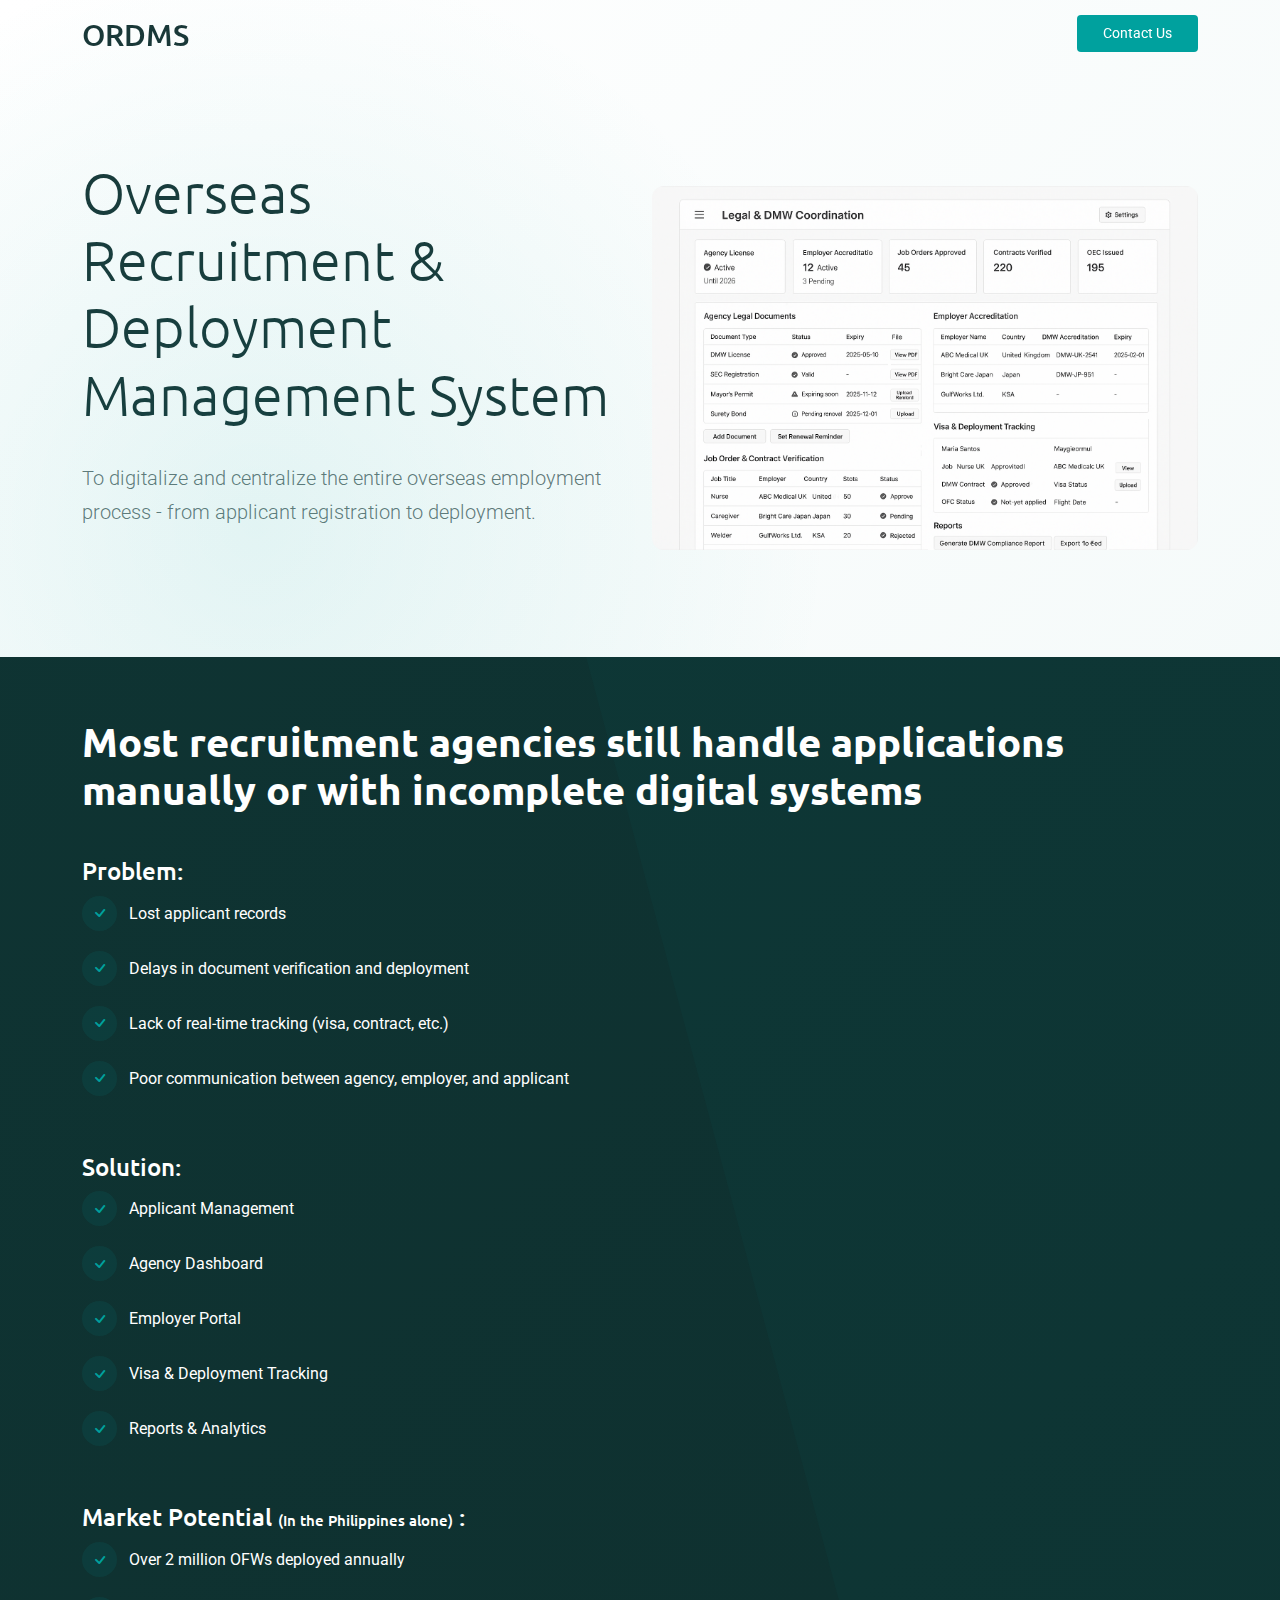
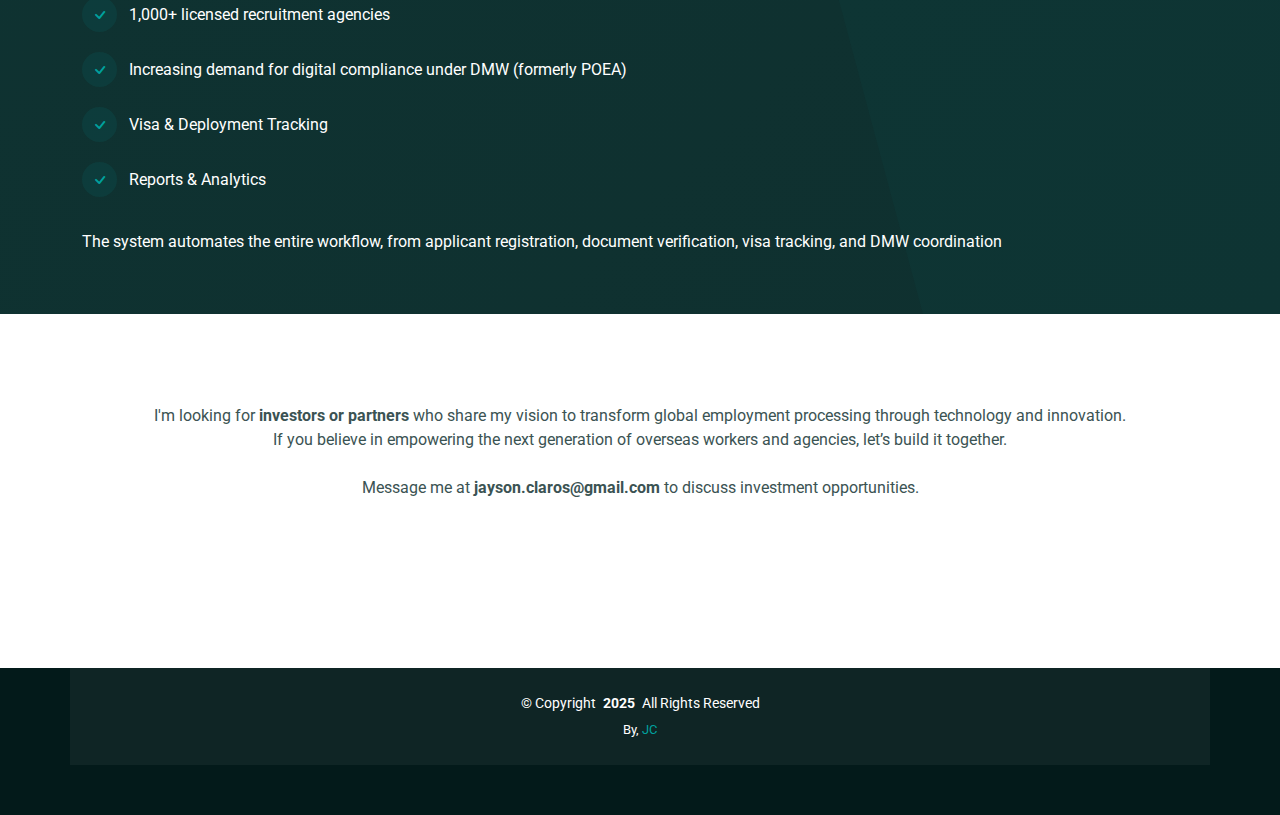
<file: index.html>
<!DOCTYPE html>
<html lang="en">

<head>
  <meta charset="utf-8">
  <meta content="width=device-width, initial-scale=1.0" name="viewport">
  <title>ORDMS</title>
  <meta name="description" content="">
  <meta name="keywords" content="">

  <link href="assets/img/favicon.png" rel="icon">
  <link href="assets/img/apple-touch-icon.png" rel="apple-touch-icon">

  <link href="https://fonts.googleapis.com" rel="preconnect">
  <link href="https://fonts.gstatic.com" rel="preconnect" crossorigin>
  <link href="https://fonts.googleapis.com/css2?family=Roboto:ital,wght@0,100;0,300;0,400;0,500;0,700;0,900;1,100;1,300;1,400;1,500;1,700;1,900&family=Ubuntu:ital,wght@0,300;0,400;0,500;0,700;1,300;1,400;1,500;1,700&family=Rubik:ital,wght@0,300;0,400;0,500;0,600;0,700;0,800;0,900;1,300;1,400;1,500;1,600;1,700;1,800;1,900&display=swap" rel="stylesheet">

  <link href="assets/vendor/bootstrap/css/bootstrap.min.css" rel="stylesheet">
  <link href="assets/vendor/bootstrap-icons/bootstrap-icons.css" rel="stylesheet">
  <link href="assets/vendor/aos/aos.css" rel="stylesheet">
  <link href="assets/vendor/glightbox/css/glightbox.min.css" rel="stylesheet">
  <link href="assets/vendor/swiper/swiper-bundle.min.css" rel="stylesheet">
  <link href="assets/css/main.css" rel="stylesheet">
</head>

<body class="index-page">

  <header id="header" class="header d-flex align-items-center fixed-top">
    <div class="container position-relative d-flex align-items-center justify-content-between">

      <a href="index.html" class="logo d-flex align-items-center me-auto me-xl-0">

        <h1 class="sitename">ORDMS</h1>
      </a>

      <a class="btn-getstarted" href="index.html#about">Contact Us</a>

    </div>
  </header>

  <main class="main">

    <!-- Hero Section -->
    <section id="hero" class="hero section">

      <div class="container" data-aos="fade-up" data-aos-delay="100">

        <div class="row align-items-center">

          <div class="col-lg-6 order-2 order-lg-1" data-aos="fade-right" data-aos-delay="200">
            <div class="hero-content">
              <h1 class="hero-title">Overseas Recruitment & Deployment Management System</h1>
              <p class="hero-description">To digitalize and centralize the entire overseas employment process - from applicant registration to deployment.</p>

              <!-- <div class="hero-actions">
                <a href="#about" class="btn-primary">Start Your Journey</a>
                <a href="https://www.youtube.com/watch?v=Y7f98aduVJ8" class="btn-secondary glightbox">
                  <i class="bi bi-play-circle"></i>
                  <span>Watch Our Story</span>
                </a>
              </div> -->

              <div class="hero-stats">
                <!-- <div class="stat-item">
                  <span class="stat-number">150+</span>
                  <span class="stat-label">Projects Completed</span>
                </div>
                <div class="stat-item">
                  <span class="stat-number">98%</span>
                  <span class="stat-label">Client Satisfaction</span>
                </div> -->

                <!-- <div class="stat-item">
                  <span class="stat-number">24/7</span>
                  <span class="stat-label">Support Available</span>
                </div>
                 -->
              </div>
            </div>
          </div>

          <div class="col-lg-6 order-1 order-lg-2" data-aos="fade-left" data-aos-delay="300">
            <div class="hero-visual">
              <div class="hero-image-wrapper">
                <img src="assets/img/illustration/img-1.png" class="img-fluid hero-image" alt="Hero Image">
              </div>
            </div>
          </div>

        </div>

      </div>

    </section>



    <!-- Call To Action Section -->
    <section id="call-to-action" class="call-to-action section dark-background">

      <div class="container" data-aos="fade-up" data-aos-delay="100">

        <div class="row align-items-lg-center">
          <div class="col-lg-5 order-lg-2" data-aos="fade-left" data-aos-delay="200">
            <!-- <div class="image-wrapper position-relative">
              <div class="floating-card">
                <i class="bi bi-shield-lock"></i>
                <h4>Advanced Security Solutions</h4>
                <p>Sed ut perspiciatis unde omnis iste natus error sit voluptatem accusantium doloremque laudantium.</p>
              </div>
              <img src="assets/img/misc/misc-6.webp" alt="Security Solutions" class="img-fluid main-image">
            </div> -->
          </div>

          <div class="col-lg-12" data-aos="fade-right" data-aos-delay="100">
            <div class="content-area">
              <h2>Most recruitment agencies still handle applications manually or with incomplete digital systems</h2><!-- 
              <p>A web-based recruitment and deployment management system that automates and tracks the entire process.</p>
              <p>Help agencies stay legally compliant, avoid penalties, and simplify coordination with the DMW.</p> -->
              <br>
              <h4>Problem:</h4>
              <ul class="feature-list">
                <li>
                  <i class="bi bi-check"></i>
                  <span style="line-height: 2.5;">Lost applicant records</span>
                </li>
                <li>
                  <i class="bi bi-check"></i>
                  <span style="line-height: 2.5;">Delays in document verification and deployment</span>
                </li>
                <li>
                  <i class="bi bi-check"></i>
                  <span style="line-height: 2.5;">Lack of real-time tracking (visa, contract, etc.)</span>
                </li>
                <li>
                  <i class="bi bi-check"></i>
                  <span style="line-height: 2.5;">Poor communication between agency, employer, and applicant</span>
                </li>
              </ul>

              <br>
              <h4>Solution:</h4>
              <ul class="feature-list">
                <li>
                  <i class="bi bi-check"></i>
                  <span style="line-height: 2.5;">Applicant Management</span>
                </li>
                <li>
                  <i class="bi bi-check"></i>
                  <span style="line-height: 2.5;">Agency Dashboard</span>
                </li>
                <li>
                  <i class="bi bi-check"></i>
                  <span style="line-height: 2.5;">Employer Portal</span>
                </li>
                <li>
                  <i class="bi bi-check"></i>
                  <span style="line-height: 2.5;">Visa & Deployment Tracking</span>
                </li>
                <li>
                  <i class="bi bi-check"></i>
                  <span style="line-height: 2.5;">Reports & Analytics</span>
                </li>
              </ul>

              <br>
              <h4>Market Potential <span style="font-size: 15px;">(In the Philippines alone)</span> :</h4>
              <ul class="feature-list">
                <li>
                  <i class="bi bi-check"></i>
                  <span style="line-height: 2.5;">Over 2 million OFWs deployed annually</span>
                </li>
                <li>
                  <i class="bi bi-check"></i>
                  <span style="line-height: 2.5;">1,000+ licensed recruitment agencies</span>
                </li>
                <li>
                  <i class="bi bi-check"></i>
                  <span style="line-height: 2.5;">Increasing demand for digital compliance under DMW (formerly POEA)</span>
                </li>
                <li>
                  <i class="bi bi-check"></i>
                  <span style="line-height: 2.5;">Visa & Deployment Tracking</span>
                </li>
                <li>
                  <i class="bi bi-check"></i>
                  <span style="line-height: 2.5;">Reports & Analytics</span>
                </li>
              </ul>
              <span>
                The system automates the entire workflow, from applicant registration, document verification, visa tracking, and DMW coordination
              </span>
            </div>
          </div>

        </div>

      </div>

    </section>

    <section id="faq" class="faq section">

      <div class="container section-title aos-init aos-animate" data-aos="fade-up">
        
        <p>
          I'm looking for <strong>investors or partners</strong> who share my vision to transform global employment processing through technology and innovation.<br>

        If you believe in empowering the next generation of overseas workers and agencies, let’s build it together.
          <br>
          <br>
              Message me at <strong>jayson.claros@gmail.com</strong> to discuss investment opportunities.
          <br>
          <br>

        </p>

      </div><!-- End Section Title -->
  

    </section><!-- /Faq Section -->


  </main>

  <footer id="footer" class="footer position-relative dark-background">

    <div class="container copyright text-center mt-4">
      <p>© <span>Copyright</span> <strong class="px-1 sitename">2025</strong> <span>All Rights Reserved</span></p>
      <div class="credits">
        By, <a href="https://jaysonclaros.netlify.app">JC</a>
      </div>
    </div>

  </footer>

  <!-- Scroll Top -->
  <a href="#" id="scroll-top" class="scroll-top d-flex align-items-center justify-content-center"><i class="bi bi-arrow-up-short"></i></a>

  <!-- Vendor JS Files -->
  <script src="assets/vendor/bootstrap/js/bootstrap.bundle.min.js"></script>
  <script src="assets/vendor/php-email-form/validate.js"></script>
  <script src="assets/vendor/aos/aos.js"></script>
  <script src="assets/vendor/glightbox/js/glightbox.min.js"></script>
  <script src="assets/vendor/swiper/swiper-bundle.min.js"></script>
  <script src="assets/vendor/purecounter/purecounter_vanilla.js"></script>

  <!-- Main JS File -->
  <script src="assets/js/main.js"></script>

</body>

</html>
</file>
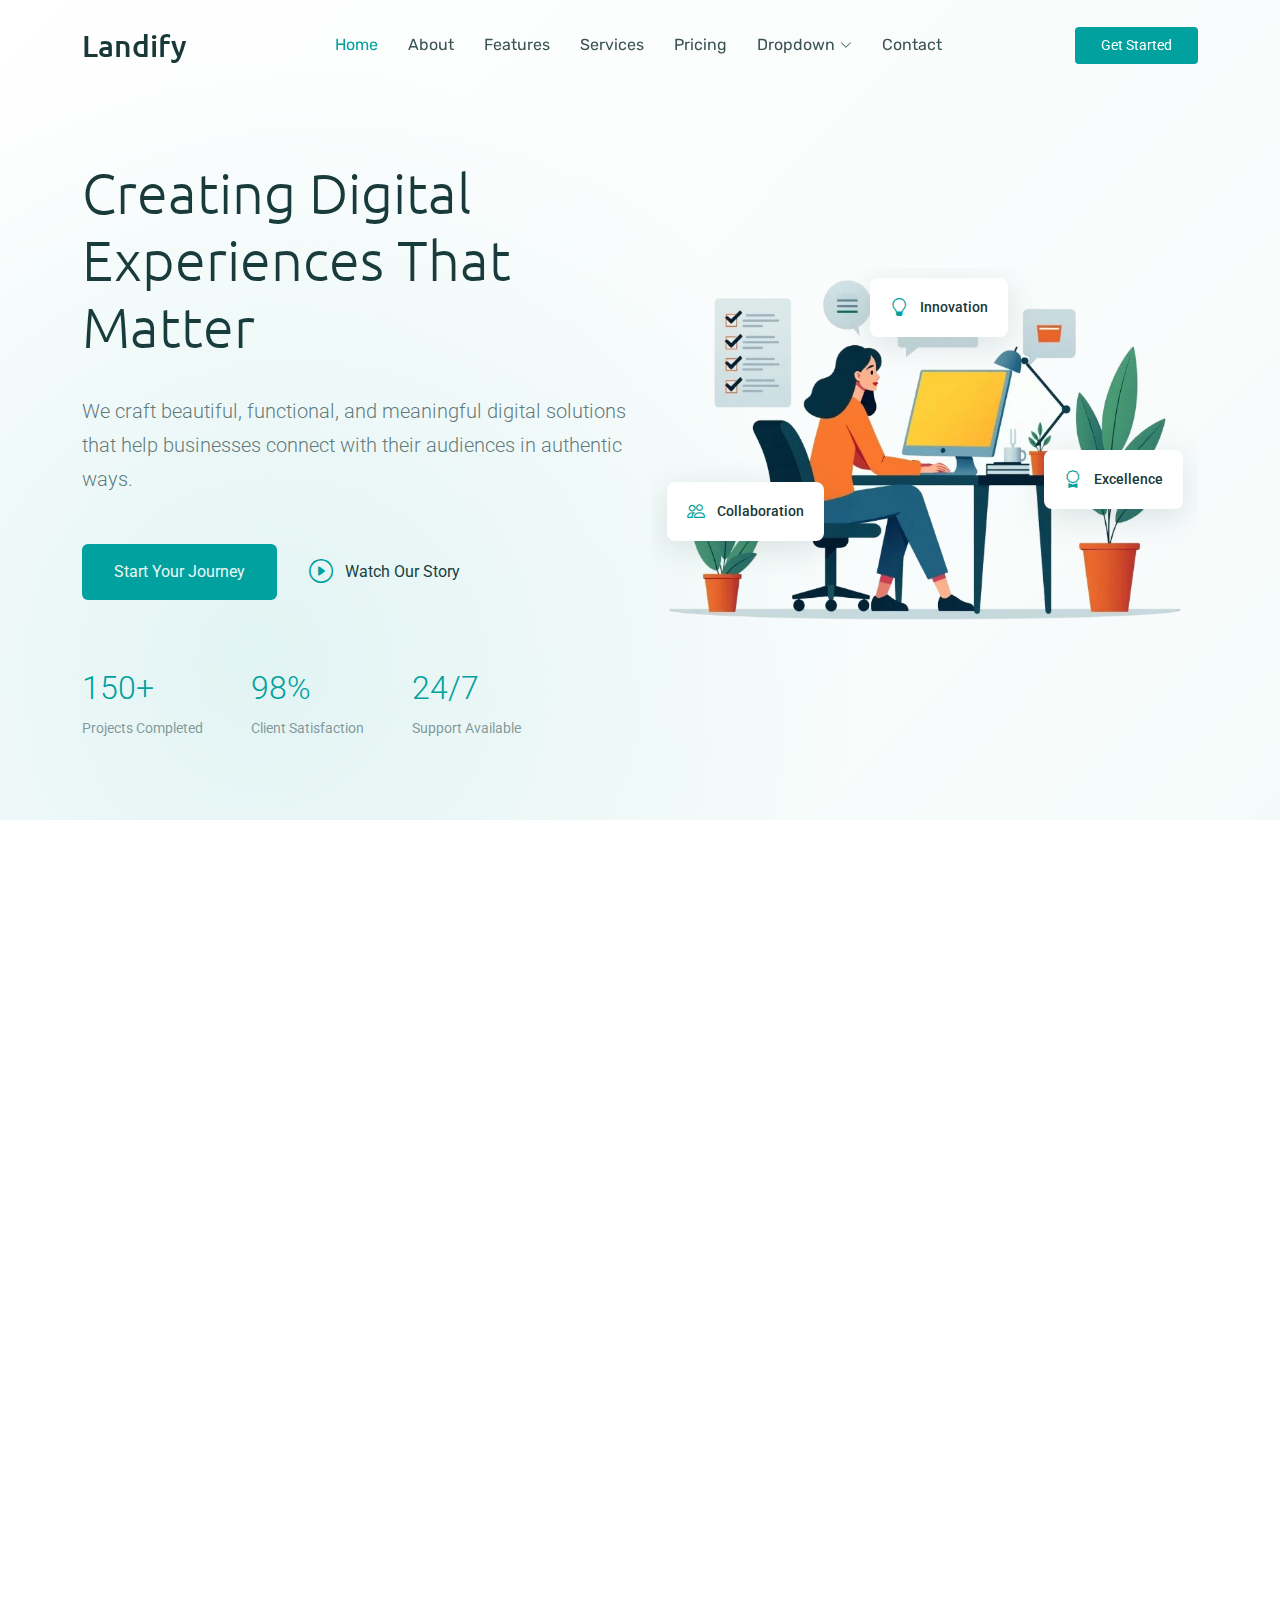
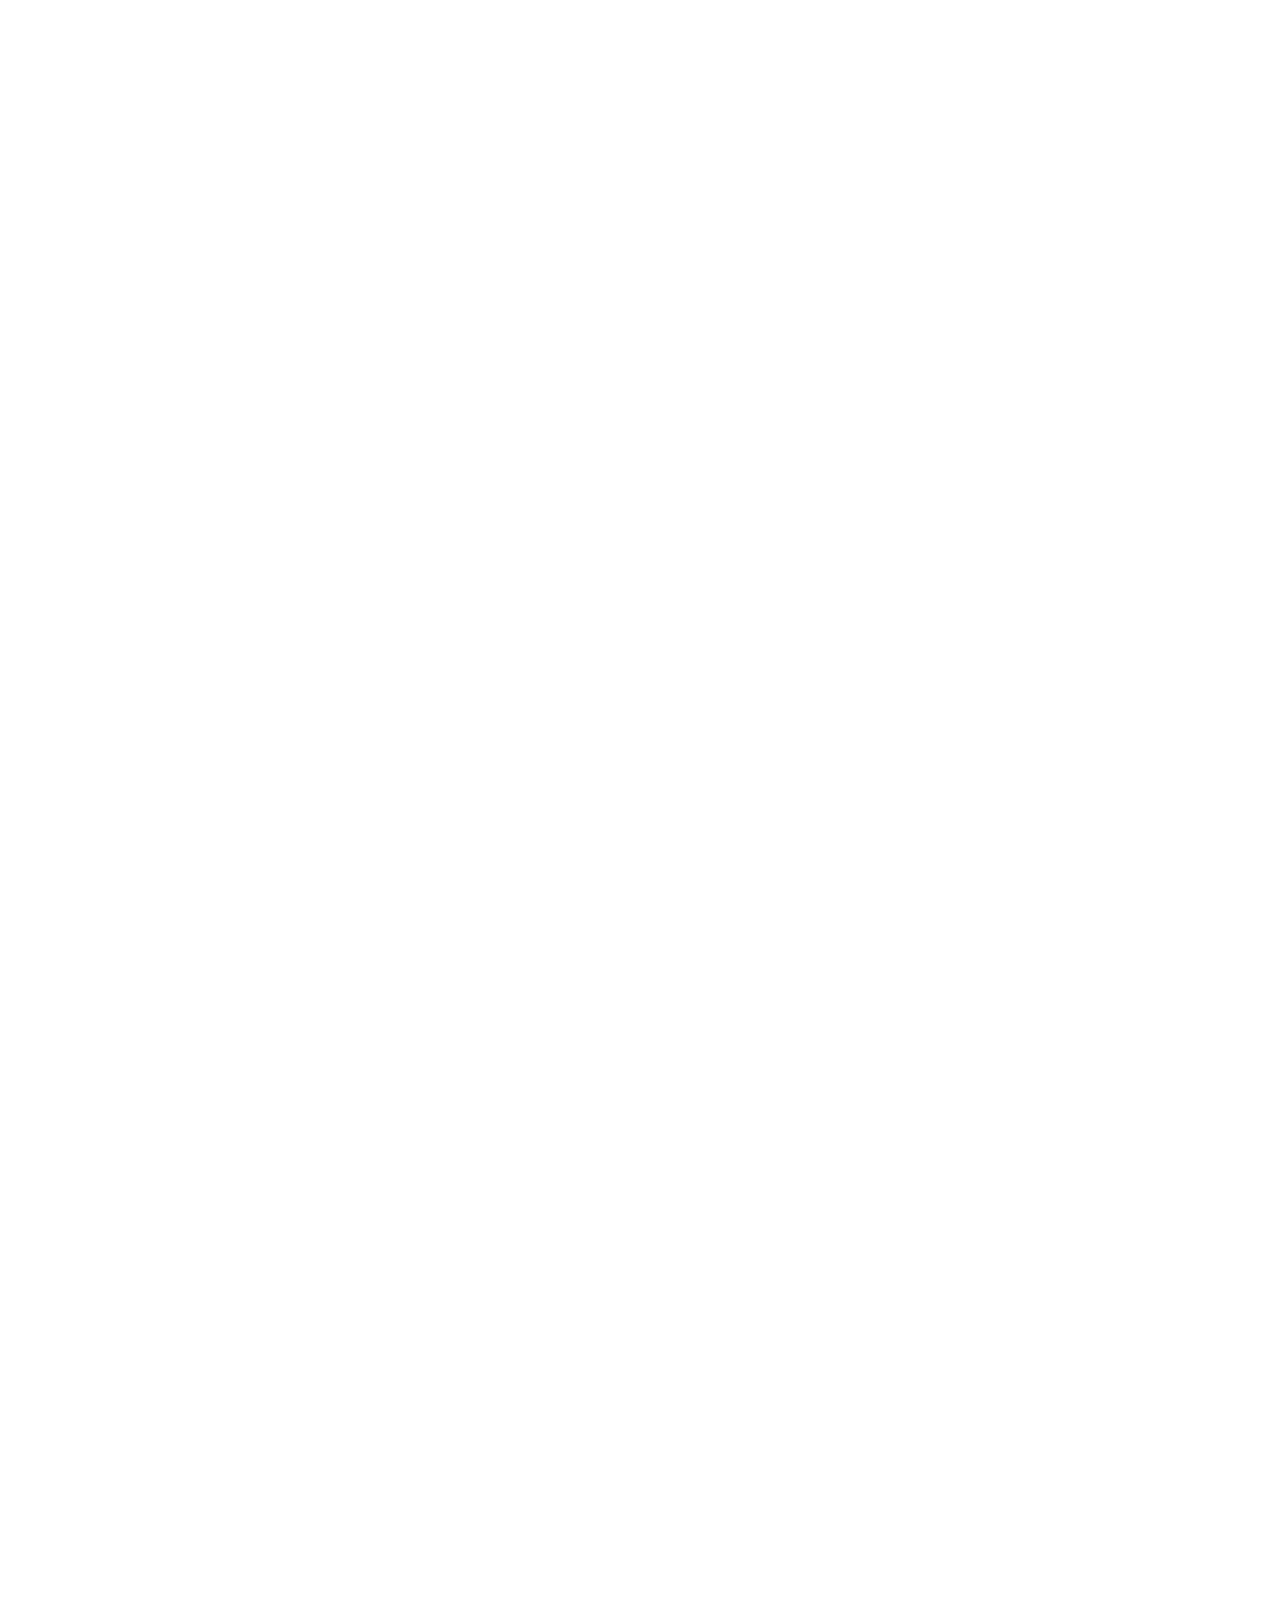
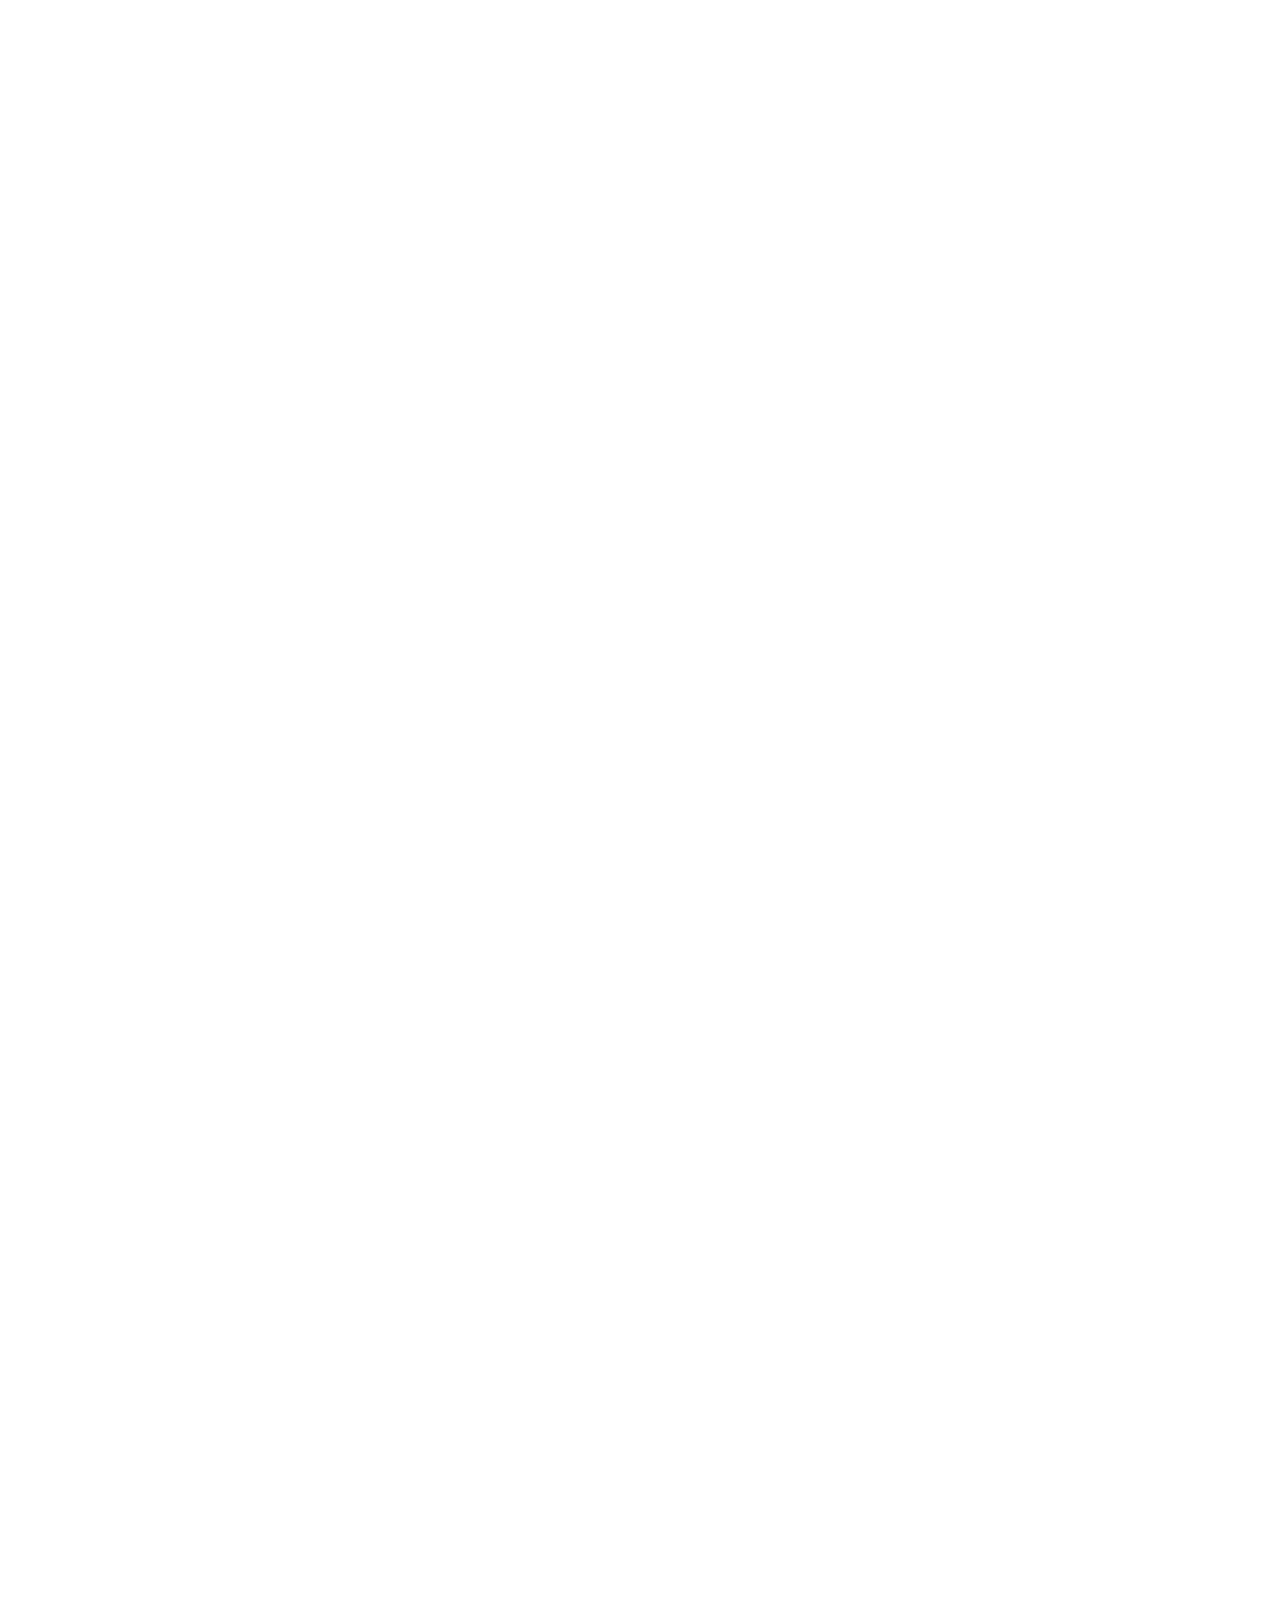
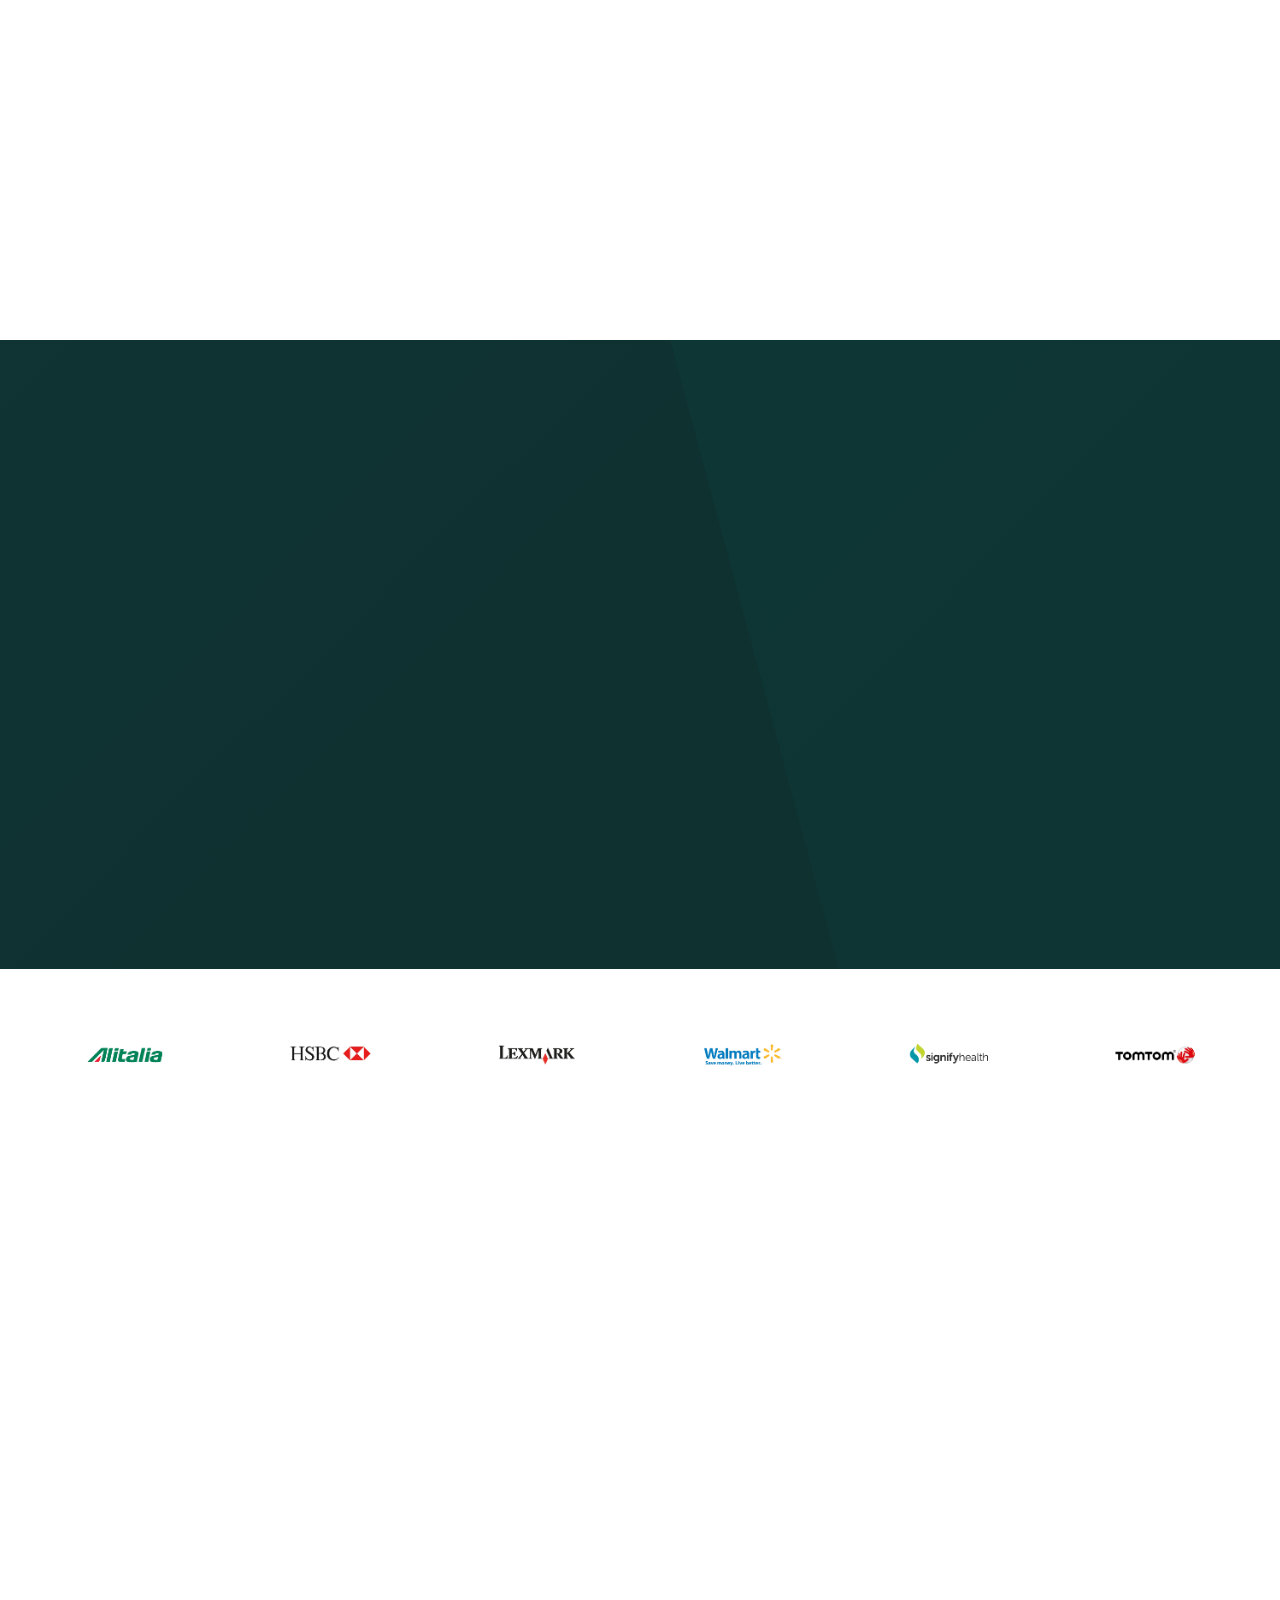
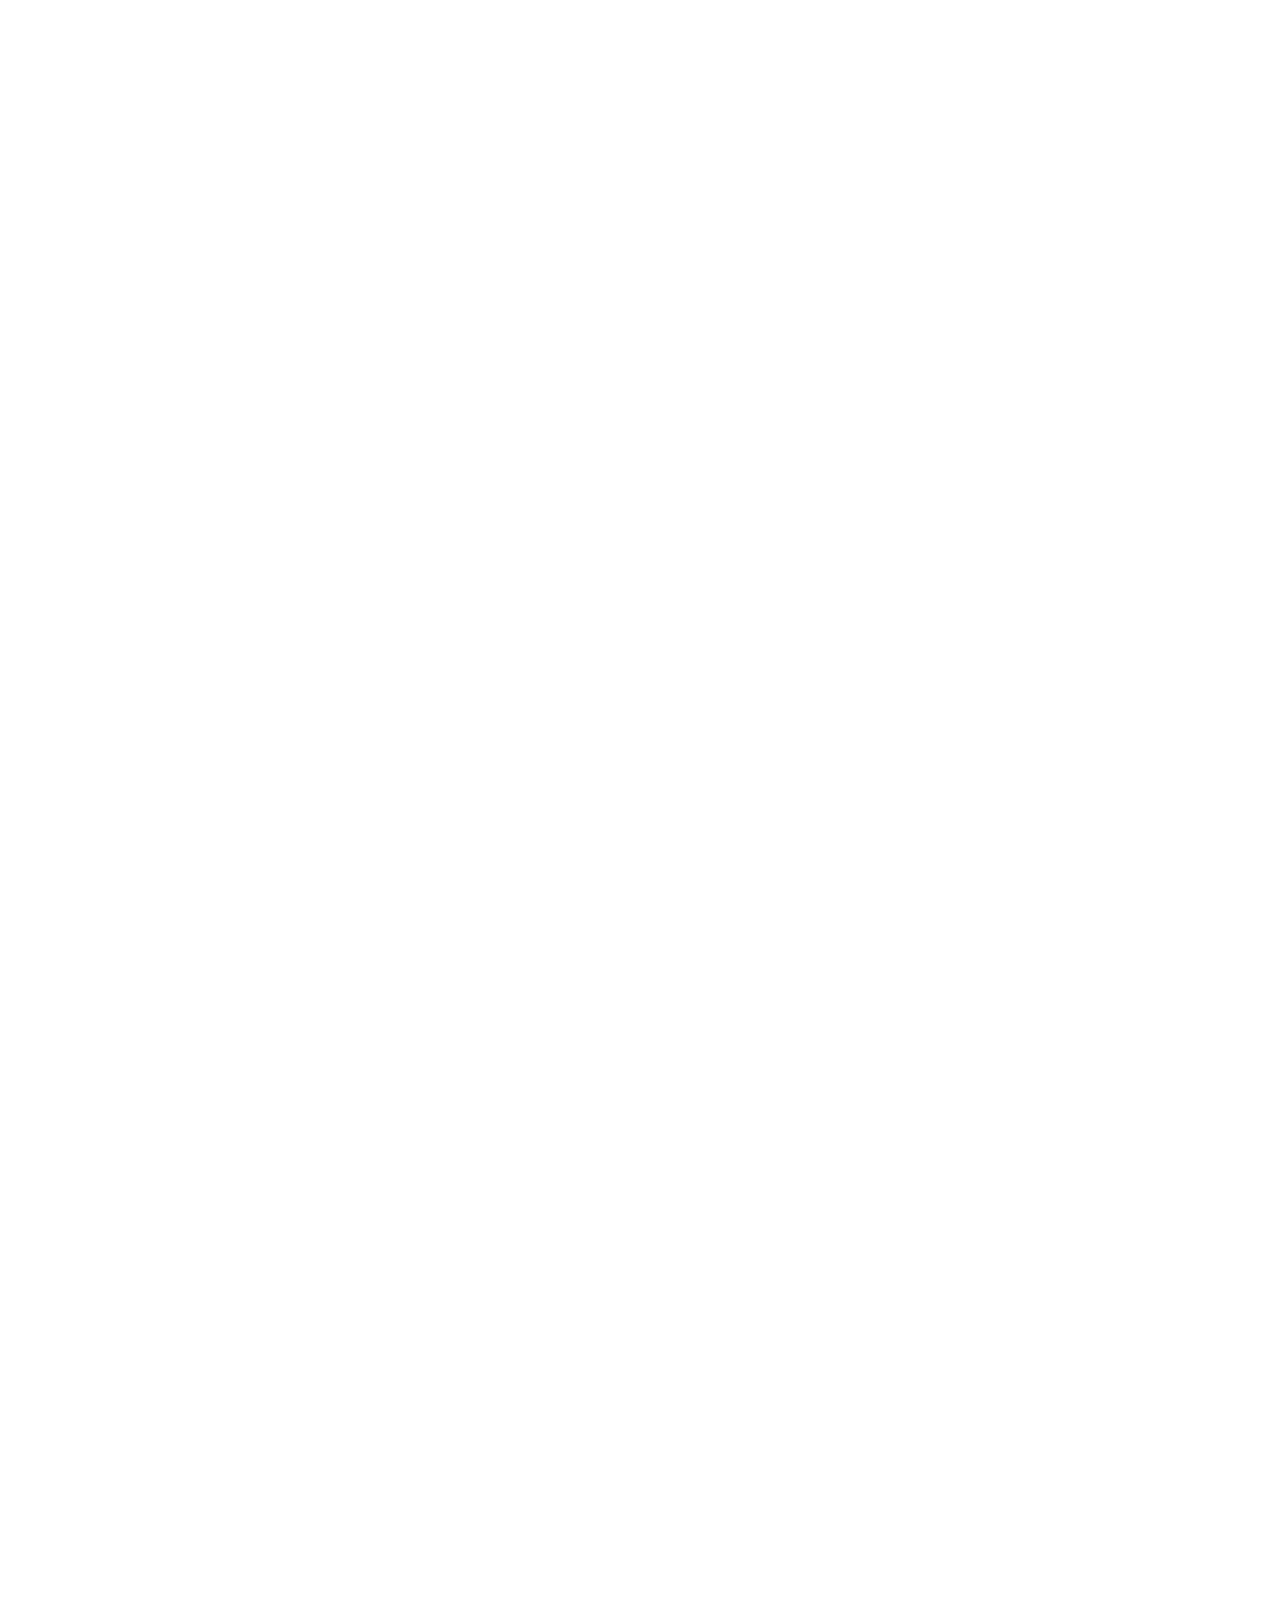
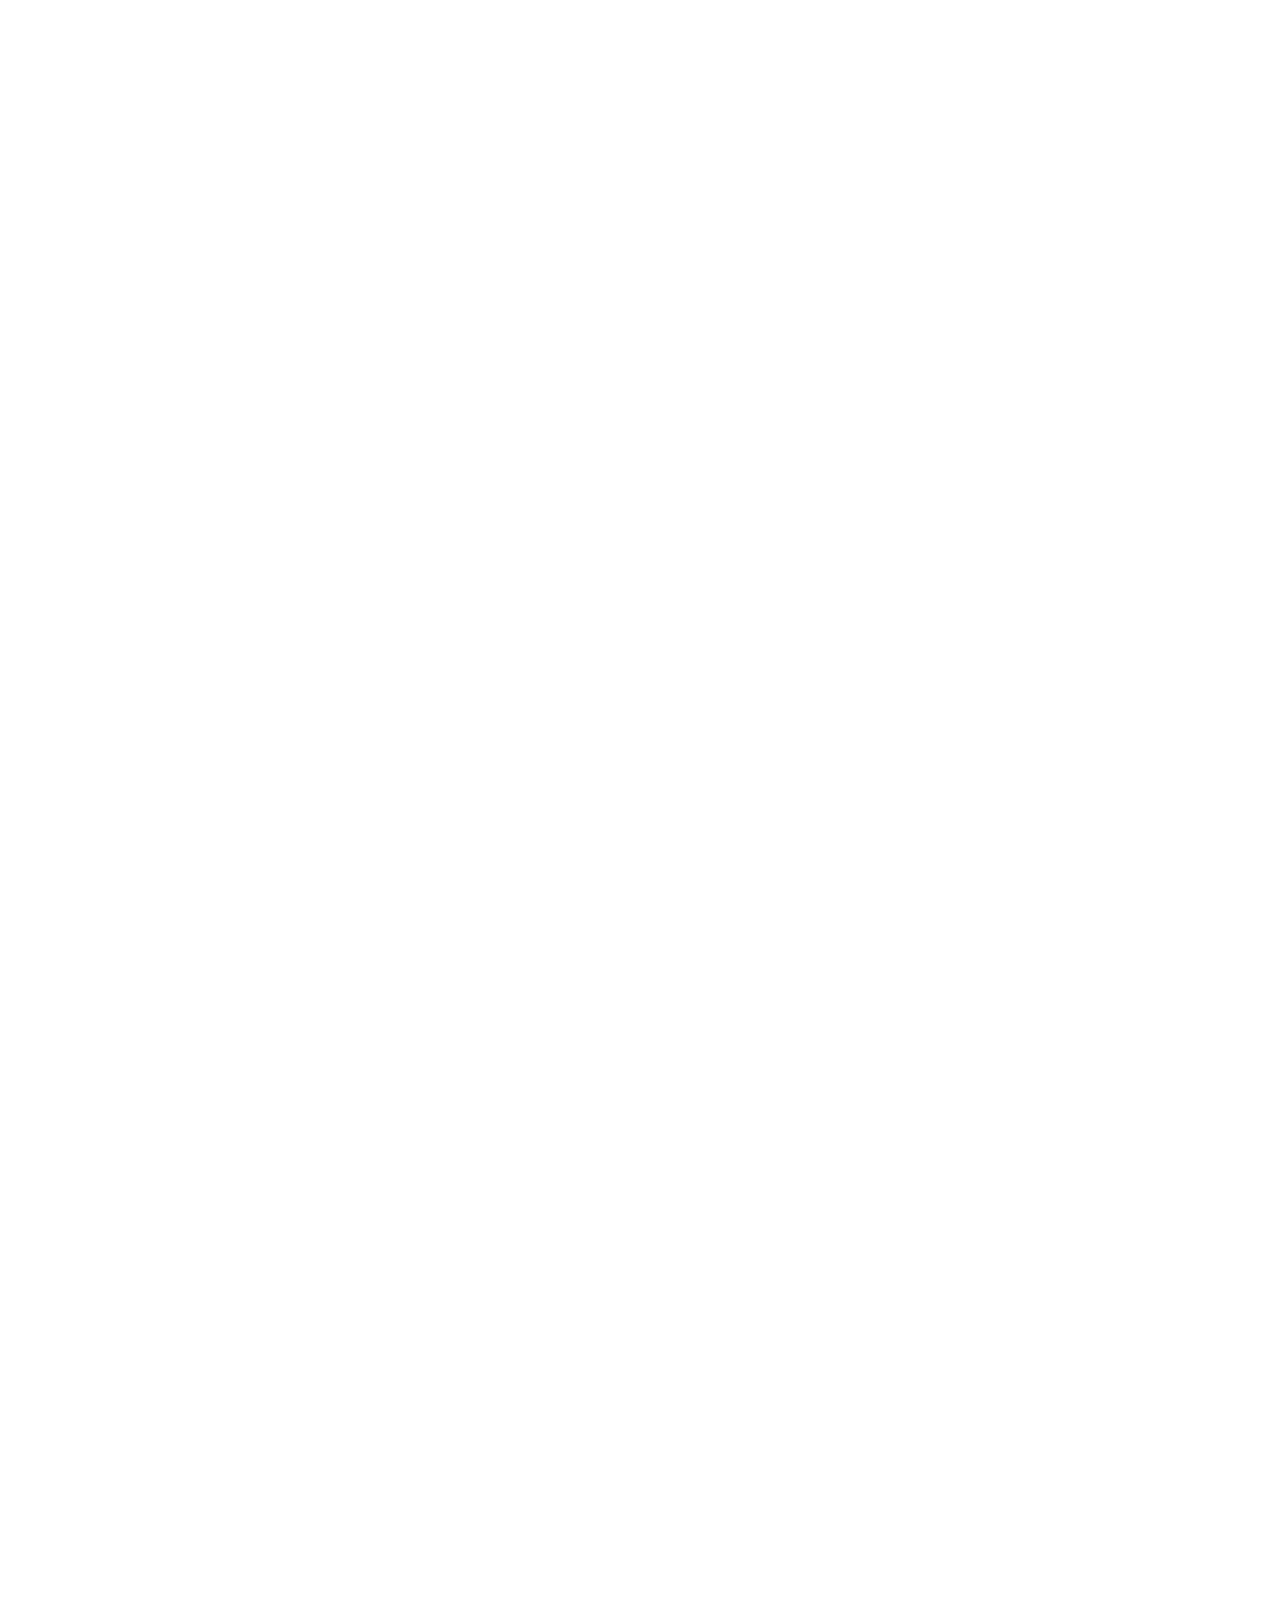
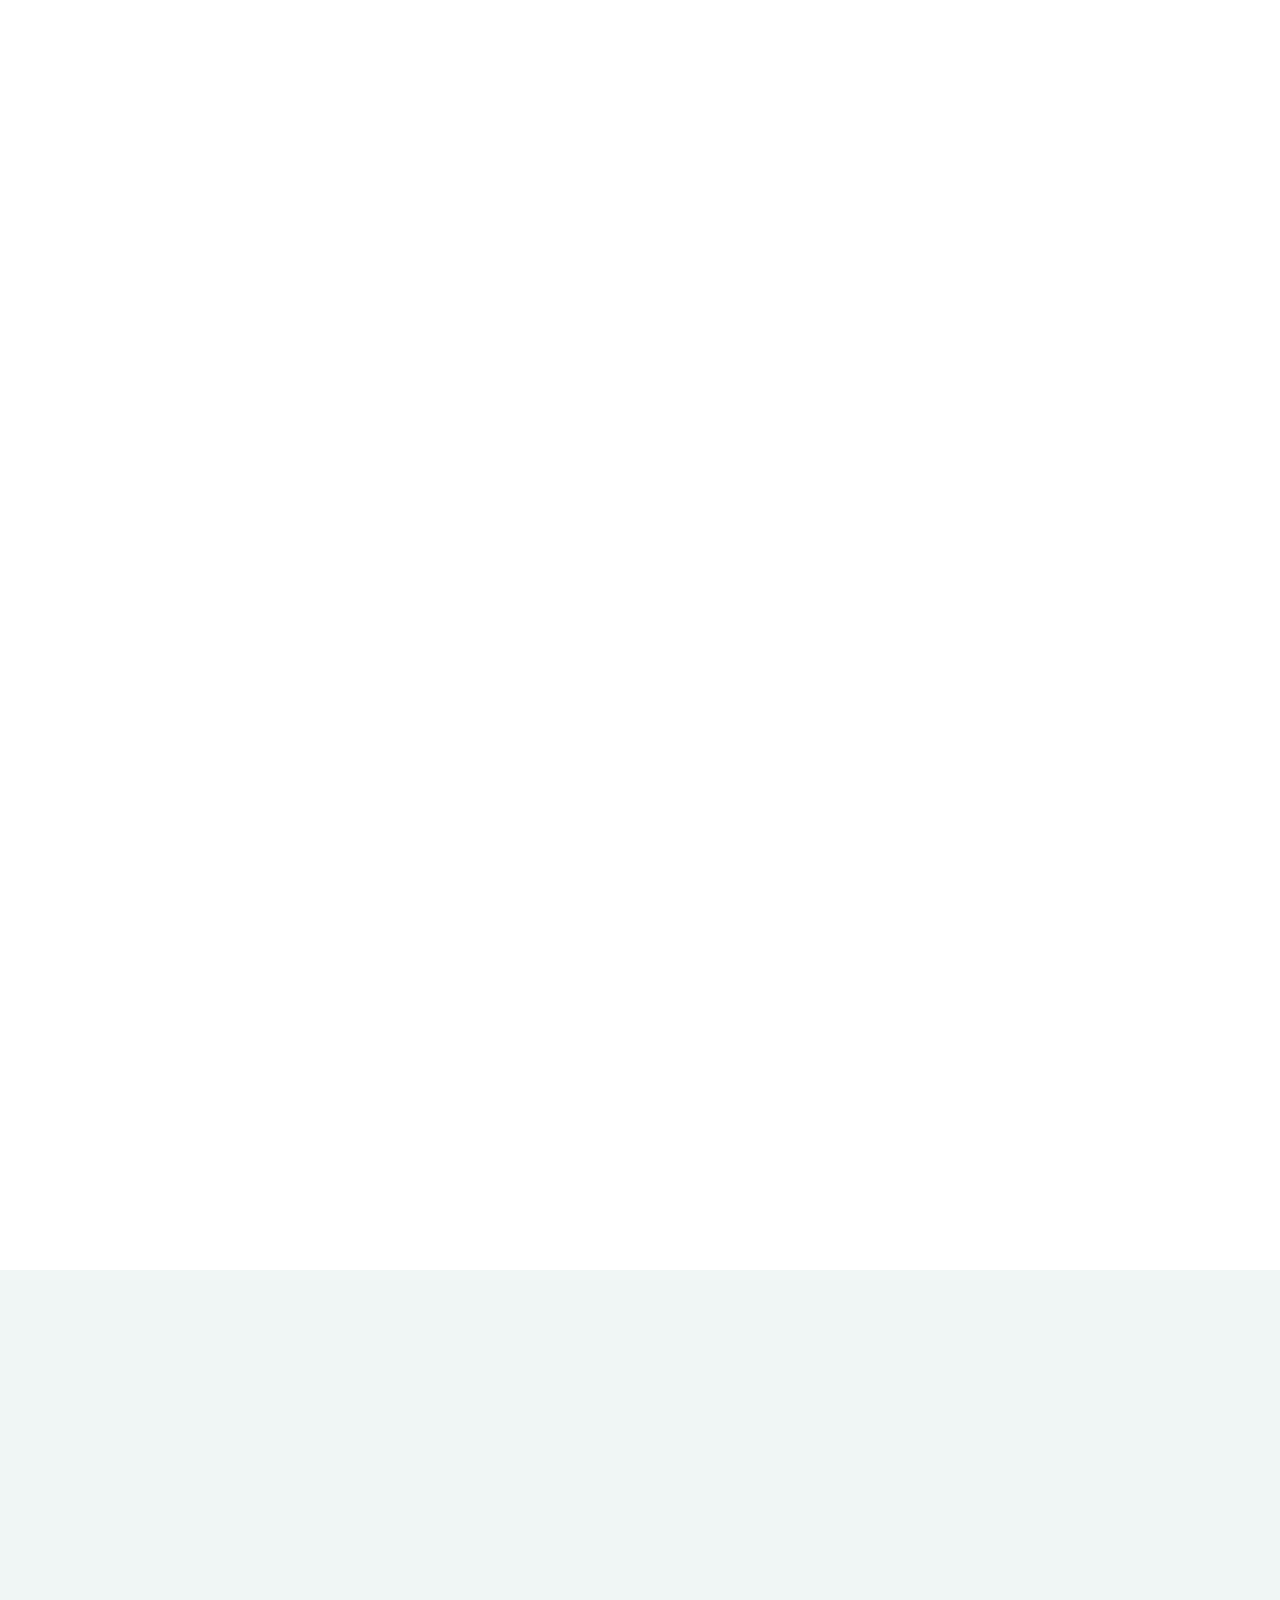
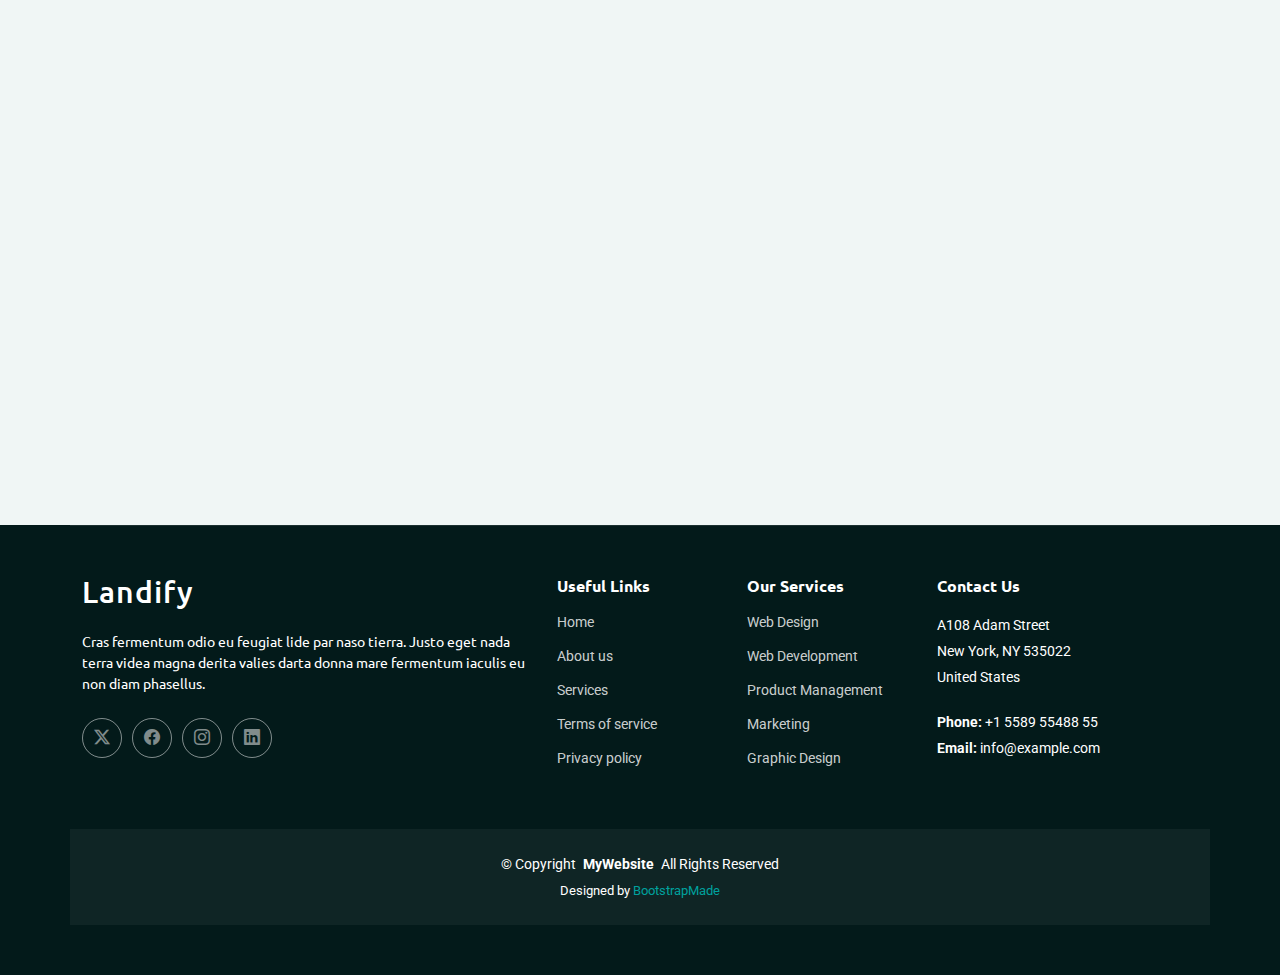
<file: copy_index.html>
<!DOCTYPE html>
<html lang="en">

<head>
  <meta charset="utf-8">
  <meta content="width=device-width, initial-scale=1.0" name="viewport">
  <title>Searchxize</title>
  <meta name="description" content="">
  <meta name="keywords" content="">

  <!-- Favicons -->
  <link href="assets/img/favicon.png" rel="icon">
  <link href="assets/img/apple-touch-icon.png" rel="apple-touch-icon">

  <!-- Fonts -->
  <link href="https://fonts.googleapis.com" rel="preconnect">
  <link href="https://fonts.gstatic.com" rel="preconnect" crossorigin>
  <link href="https://fonts.googleapis.com/css2?family=Roboto:ital,wght@0,100;0,300;0,400;0,500;0,700;0,900;1,100;1,300;1,400;1,500;1,700;1,900&family=Ubuntu:ital,wght@0,300;0,400;0,500;0,700;1,300;1,400;1,500;1,700&family=Rubik:ital,wght@0,300;0,400;0,500;0,600;0,700;0,800;0,900;1,300;1,400;1,500;1,600;1,700;1,800;1,900&display=swap" rel="stylesheet">

  <!-- Vendor CSS Files -->
  <link href="assets/vendor/bootstrap/css/bootstrap.min.css" rel="stylesheet">
  <link href="assets/vendor/bootstrap-icons/bootstrap-icons.css" rel="stylesheet">
  <link href="assets/vendor/aos/aos.css" rel="stylesheet">
  <link href="assets/vendor/glightbox/css/glightbox.min.css" rel="stylesheet">
  <link href="assets/vendor/swiper/swiper-bundle.min.css" rel="stylesheet">

  <!-- Main CSS File -->
  <link href="assets/css/main.css" rel="stylesheet">

  <!-- =======================================================
  * Template Name: Landify
  * Template URL: https://bootstrapmade.com/landify-bootstrap-landing-page-template/
  * Updated: Aug 04 2025 with Bootstrap v5.3.7
  * Author: BootstrapMade.com
  * License: https://bootstrapmade.com/license/
  ======================================================== -->
</head>

<body class="index-page">

  <header id="header" class="header d-flex align-items-center fixed-top">
    <div class="container position-relative d-flex align-items-center justify-content-between">

      <a href="index.html" class="logo d-flex align-items-center me-auto me-xl-0">
        <!-- Uncomment the line below if you also wish to use an image logo -->
        <!-- <img src="assets/img/logo.webp" alt=""> -->
        <h1 class="sitename">Landify</h1>
      </a>

      <nav id="navmenu" class="navmenu">
        <ul>
          <li><a href="#hero" class="active">Home</a></li>
          <li><a href="#about">About</a></li>
          <li><a href="#features">Features</a></li>
          <li><a href="#services">Services</a></li>
          <li><a href="#pricing">Pricing</a></li>
          <li class="dropdown"><a href="#"><span>Dropdown</span> <i class="bi bi-chevron-down toggle-dropdown"></i></a>
            <ul>
              <li><a href="#">Dropdown 1</a></li>
              <li class="dropdown"><a href="#"><span>Deep Dropdown</span> <i class="bi bi-chevron-down toggle-dropdown"></i></a>
                <ul>
                  <li><a href="#">Deep Dropdown 1</a></li>
                  <li><a href="#">Deep Dropdown 2</a></li>
                  <li><a href="#">Deep Dropdown 3</a></li>
                  <li><a href="#">Deep Dropdown 4</a></li>
                  <li><a href="#">Deep Dropdown 5</a></li>
                </ul>
              </li>
              <li><a href="#">Dropdown 2</a></li>
              <li><a href="#">Dropdown 3</a></li>
              <li><a href="#">Dropdown 4</a></li>
            </ul>
          </li>
          <li><a href="#contact">Contact</a></li>
        </ul>
        <i class="mobile-nav-toggle d-xl-none bi bi-list"></i>
      </nav>

      <a class="btn-getstarted" href="index.html#about">Get Started</a>

    </div>
  </header>

  <main class="main">

    <!-- Hero Section -->
    <section id="hero" class="hero section">

      <div class="container" data-aos="fade-up" data-aos-delay="100">

        <div class="row align-items-center">

          <div class="col-lg-6 order-2 order-lg-1" data-aos="fade-right" data-aos-delay="200">
            <div class="hero-content">
              <h1 class="hero-title">Creating Digital Experiences That Matter</h1>
              <p class="hero-description">We craft beautiful, functional, and meaningful digital solutions that help businesses connect with their audiences in authentic ways.</p>
              <div class="hero-actions">
                <a href="#about" class="btn-primary">Start Your Journey</a>
                <a href="https://www.youtube.com/watch?v=Y7f98aduVJ8" class="btn-secondary glightbox">
                  <i class="bi bi-play-circle"></i>
                  <span>Watch Our Story</span>
                </a>
              </div>
              <div class="hero-stats">
                <div class="stat-item">
                  <span class="stat-number">150+</span>
                  <span class="stat-label">Projects Completed</span>
                </div>
                <div class="stat-item">
                  <span class="stat-number">98%</span>
                  <span class="stat-label">Client Satisfaction</span>
                </div>
                <div class="stat-item">
                  <span class="stat-number">24/7</span>
                  <span class="stat-label">Support Available</span>
                </div>
              </div>
            </div>
          </div>

          <div class="col-lg-6 order-1 order-lg-2" data-aos="fade-left" data-aos-delay="300">
            <div class="hero-visual">
              <div class="hero-image-wrapper">
                <img src="assets/img/illustration/illustration-15.webp" class="img-fluid hero-image" alt="Hero Image">
                <div class="floating-elements">
                  <div class="floating-card card-1">
                    <i class="bi bi-lightbulb"></i>
                    <span>Innovation</span>
                  </div>
                  <div class="floating-card card-2">
                    <i class="bi bi-award"></i>
                    <span>Excellence</span>
                  </div>
                  <div class="floating-card card-3">
                    <i class="bi bi-people"></i>
                    <span>Collaboration</span>
                  </div>
                </div>
              </div>
            </div>
          </div>

        </div>

      </div>

    </section><!-- /Hero Section -->

    <!-- About Section -->
    <section id="about" class="about section">

      <div class="container" data-aos="fade-up" data-aos-delay="100">

        <div class="row gy-5">

          <div class="col-lg-6" data-aos="fade-right" data-aos-delay="200">
            <div class="content-wrapper">
              <div class="section-header">
                <span class="section-badge">ABOUT OUR COMPANY</span>
                <h2>Tempor incididunt ut labore et dolore magna</h2>
              </div>

              <p class="lead-text">Unde omnis iste natus error sit voluptatem accusantium doloremque laudantium, totam rem aperiam, eaque ipsa quae ab illo inventore veritatis.</p>

              <p class="description-text">Excepteur sint occaecat cupidatat non proident, sunt in culpa qui officia deserunt mollit anim id est laborum. Sed ut perspiciatis unde omnis iste natus error sit voluptatem accusantium.</p>

              <div class="stats-grid">
                <div class="stat-item">
                  <div class="stat-number">250+</div>
                  <div class="stat-label">Projects Completed</div>
                </div>
                <div class="stat-item">
                  <div class="stat-number">98%</div>
                  <div class="stat-label">Client Satisfaction</div>
                </div>
                <div class="stat-item">
                  <div class="stat-number">24/7</div>
                  <div class="stat-label">Support Available</div>
                </div>
                <div class="stat-item">
                  <div class="stat-number">12+</div>
                  <div class="stat-label">Years Experience</div>
                </div>
              </div>
            </div>
          </div>

          <div class="col-lg-6" data-aos="fade-left" data-aos-delay="300">
            <div class="visual-section">
              <div class="main-image-container">
                <img src="assets/img/about/about-8.webp" alt="Professional team collaboration" class="img-fluid main-visual">
                <div class="overlay-card">
                  <div class="card-content">
                    <h4>Quality First</h4>
                    <p>At vero eos et accusamus et iusto odio dignissimos ducimus qui blanditiis.</p>
                    <div class="card-icon">
                      <i class="bi bi-award-fill"></i>
                    </div>
                  </div>
                </div>
              </div>

              <div class="secondary-images">
                <div class="row g-3">
                  <div class="col-6">
                    <img src="assets/img/about/about-11.webp" alt="Team meeting" class="img-fluid secondary-img">
                  </div>
                  <div class="col-6">
                    <img src="assets/img/about/about-5.webp" alt="Office workspace" class="img-fluid secondary-img">
                  </div>
                </div>
              </div>
            </div>
          </div>

        </div>

        <div class="row mt-5">
          <div class="col-12" data-aos="fade-up" data-aos-delay="400">
            <div class="features-section">
              <div class="row gy-4">
                <div class="col-md-4">
                  <div class="feature-box">
                    <div class="feature-icon">
                      <i class="bi bi-shield-check"></i>
                    </div>
                    <h5>Trusted Security</h5>
                    <p>Quis autem vel eum iure reprehenderit qui in ea voluptate velit esse quam nihil molestiae.</p>
                  </div>
                </div>
                <div class="col-md-4">
                  <div class="feature-box">
                    <div class="feature-icon">
                      <i class="bi bi-lightning-charge"></i>
                    </div>
                    <h5>Fast Performance</h5>
                    <p>Nemo enim ipsam voluptatem quia voluptas sit aspernatur aut odit aut fugit sed quia consequuntur.</p>
                  </div>
                </div>
                <div class="col-md-4">
                  <div class="feature-box">
                    <div class="feature-icon">
                      <i class="bi bi-headset"></i>
                    </div>
                    <h5>Expert Support</h5>
                    <p>Neque porro quisquam est qui dolorem ipsum quia dolor sit amet consectetur adipisci velit.</p>
                  </div>
                </div>
              </div>
            </div>
          </div>
        </div>

      </div>

    </section><!-- /About Section -->

    <!-- Features Section -->
    <section id="features" class="features section">

      <!-- Section Title -->
      <div class="container section-title" data-aos="fade-up">
        <span class="description-title">Features</span>
        <h2>Features</h2>
        <p>Necessitatibus eius consequatur ex aliquid fuga eum quidem sint consectetur velit</p>
      </div><!-- End Section Title -->

      <div class="container" data-aos="fade-up" data-aos-delay="100">

        <div class="tabs-wrapper">
          <ul class="nav nav-tabs" data-aos="fade-up" data-aos-delay="100">

            <li class="nav-item">
              <a class="nav-link active show" data-bs-toggle="tab" data-bs-target="#features-tab-1">
                <div class="tab-icon">
                  <i class="bi bi-rocket-takeoff"></i>
                </div>
                <div class="tab-content">
                  <h5>Innovation</h5>
                  <span>Cutting-edge solutions</span>
                </div>
              </a>
            </li><!-- End tab nav item -->

            <li class="nav-item">
              <a class="nav-link" data-bs-toggle="tab" data-bs-target="#features-tab-2">
                <div class="tab-icon">
                  <i class="bi bi-shield-shaded"></i>
                </div>
                <div class="tab-content">
                  <h5>Security</h5>
                  <span>Advanced protection</span>
                </div>
              </a>
            </li><!-- End tab nav item -->

            <li class="nav-item">
              <a class="nav-link" data-bs-toggle="tab" data-bs-target="#features-tab-3">
                <div class="tab-icon">
                  <i class="bi bi-lightning-charge"></i>
                </div>
                <div class="tab-content">
                  <h5>Performance</h5>
                  <span>Lightning fast speed</span>
                </div>
              </a>
            </li><!-- End tab nav item -->

            <li class="nav-item">
              <a class="nav-link" data-bs-toggle="tab" data-bs-target="#features-tab-4">
                <div class="tab-icon">
                  <i class="bi bi-heart-pulse"></i>
                </div>
                <div class="tab-content">
                  <h5>Support</h5>
                  <span>24/7 assistance</span>
                </div>
              </a>
            </li><!-- End tab nav item -->

          </ul>

          <div class="tab-content" data-aos="fade-up" data-aos-delay="200">

            <div class="tab-pane fade active show" id="features-tab-1">
              <div class="row align-items-center">

                <div class="col-lg-5">
                  <div class="content-wrapper">
                    <div class="icon-badge">
                      <i class="bi bi-rocket-takeoff"></i>
                    </div>
                    <h3>Innovation Excellence</h3>
                    <p>Sed ut perspiciatis unde omnis iste natus error sit voluptatem accusantium doloremque laudantium, totam rem aperiam eaque ipsa quae ab illo inventore veritatis.</p>

                    <div class="feature-grid">
                      <div class="feature-item">
                        <i class="bi bi-check-circle-fill"></i>
                        <span>Excepteur sint occaecat cupidatat non proident</span>
                      </div>
                      <div class="feature-item">
                        <i class="bi bi-check-circle-fill"></i>
                        <span>Sunt in culpa qui officia deserunt mollit anim</span>
                      </div>
                      <div class="feature-item">
                        <i class="bi bi-check-circle-fill"></i>
                        <span>At vero eos et accusamus et iusto odio</span>
                      </div>
                      <div class="feature-item">
                        <i class="bi bi-check-circle-fill"></i>
                        <span>Et harum quidem rerum facilis est et expedita</span>
                      </div>
                    </div>

                    <div class="stats-row">
                      <div class="stat-item">
                        <div class="stat-number">99%</div>
                        <div class="stat-label">Uptime</div>
                      </div>
                      <div class="stat-item">
                        <div class="stat-number">50K+</div>
                        <div class="stat-label">Users</div>
                      </div>
                      <div class="stat-item">
                        <div class="stat-number">24/7</div>
                        <div class="stat-label">Support</div>
                      </div>
                    </div>

                    <a href="#" class="btn-primary">Learn More <i class="bi bi-arrow-right"></i></a>
                  </div>
                </div>

                <div class="col-lg-7">
                  <div class="visual-content">
                    <div class="main-image">
                      <img src="assets/img/features/features-4.webp" alt="" class="img-fluid">
                      <div class="floating-card">
                        <i class="bi bi-graph-up-arrow"></i>
                        <div class="card-content">
                          <span>Performance</span>
                          <strong>+85% Improvement</strong>
                        </div>
                      </div>
                    </div>
                  </div>
                </div>

              </div>
            </div><!-- End tab content item -->

            <div class="tab-pane fade" id="features-tab-2">
              <div class="row align-items-center">

                <div class="col-lg-5">
                  <div class="content-wrapper">
                    <div class="icon-badge">
                      <i class="bi bi-shield-shaded"></i>
                    </div>
                    <h3>Advanced Security</h3>
                    <p>Neque porro quisquam est qui dolorem ipsum quia dolor sit amet consectetur adipisci velit sed quia non numquam eius modi tempora incidunt ut labore.</p>

                    <div class="feature-grid">
                      <div class="feature-item">
                        <i class="bi bi-check-circle-fill"></i>
                        <span>Temporibus autem quibusdam et aut officiis</span>
                      </div>
                      <div class="feature-item">
                        <i class="bi bi-check-circle-fill"></i>
                        <span>Nam libero tempore cum soluta nobis</span>
                      </div>
                      <div class="feature-item">
                        <i class="bi bi-check-circle-fill"></i>
                        <span>Itaque earum rerum hic tenetur a sapiente</span>
                      </div>
                      <div class="feature-item">
                        <i class="bi bi-check-circle-fill"></i>
                        <span>Quis autem vel eum iure reprehenderit qui</span>
                      </div>
                    </div>

                    <div class="stats-row">
                      <div class="stat-item">
                        <div class="stat-number">256-bit</div>
                        <div class="stat-label">Encryption</div>
                      </div>
                      <div class="stat-item">
                        <div class="stat-number">ISO</div>
                        <div class="stat-label">Certified</div>
                      </div>
                      <div class="stat-item">
                        <div class="stat-number">GDPR</div>
                        <div class="stat-label">Compliant</div>
                      </div>
                    </div>

                    <a href="#" class="btn-primary">Learn More <i class="bi bi-arrow-right"></i></a>
                  </div>
                </div>

                <div class="col-lg-7">
                  <div class="visual-content">
                    <div class="main-image">
                      <img src="assets/img/features/features-2.webp" alt="" class="img-fluid">
                      <div class="floating-card">
                        <i class="bi bi-shield-check"></i>
                        <div class="card-content">
                          <span>Security</span>
                          <strong>Military Grade</strong>
                        </div>
                      </div>
                    </div>
                  </div>
                </div>

              </div>
            </div><!-- End tab content item -->

            <div class="tab-pane fade" id="features-tab-3">
              <div class="row align-items-center">

                <div class="col-lg-5">
                  <div class="content-wrapper">
                    <div class="icon-badge">
                      <i class="bi bi-lightning-charge"></i>
                    </div>
                    <h3>Lightning Performance</h3>
                    <p>Ut enim ad minima veniam quis nostrum exercitationem ullam corporis suscipit laboriosam nisi ut aliquid ex ea commodi consequatur quis autem vel.</p>

                    <div class="feature-grid">
                      <div class="feature-item">
                        <i class="bi bi-check-circle-fill"></i>
                        <span>Duis aute irure dolor in reprehenderit in voluptate</span>
                      </div>
                      <div class="feature-item">
                        <i class="bi bi-check-circle-fill"></i>
                        <span>Excepteur sint occaecat cupidatat non proident</span>
                      </div>
                      <div class="feature-item">
                        <i class="bi bi-check-circle-fill"></i>
                        <span>Sunt in culpa qui officia deserunt mollit</span>
                      </div>
                      <div class="feature-item">
                        <i class="bi bi-check-circle-fill"></i>
                        <span>Sed ut perspiciatis unde omnis iste natus</span>
                      </div>
                    </div>

                    <div class="stats-row">
                      <div class="stat-item">
                        <div class="stat-number">0.5s</div>
                        <div class="stat-label">Load Time</div>
                      </div>
                      <div class="stat-item">
                        <div class="stat-number">100%</div>
                        <div class="stat-label">Optimized</div>
                      </div>
                      <div class="stat-item">
                        <div class="stat-number">CDN</div>
                        <div class="stat-label">Global</div>
                      </div>
                    </div>

                    <a href="#" class="btn-primary">Learn More <i class="bi bi-arrow-right"></i></a>
                  </div>
                </div>

                <div class="col-lg-7">
                  <div class="visual-content">
                    <div class="main-image">
                      <img src="assets/img/features/features-6.webp" alt="" class="img-fluid">
                      <div class="floating-card">
                        <i class="bi bi-speedometer2"></i>
                        <div class="card-content">
                          <span>Speed</span>
                          <strong>Ultra Fast</strong>
                        </div>
                      </div>
                    </div>
                  </div>
                </div>

              </div>
            </div><!-- End tab content item -->

            <div class="tab-pane fade" id="features-tab-4">
              <div class="row align-items-center">

                <div class="col-lg-5">
                  <div class="content-wrapper">
                    <div class="icon-badge">
                      <i class="bi bi-heart-pulse"></i>
                    </div>
                    <h3>Premium Support</h3>
                    <p>Nemo enim ipsam voluptatem quia voluptas sit aspernatur aut odit aut fugit sed quia consequuntur magni dolores eos qui ratione voluptatem sequi nesciunt.</p>

                    <div class="feature-grid">
                      <div class="feature-item">
                        <i class="bi bi-check-circle-fill"></i>
                        <span>Neque porro quisquam est qui dolorem ipsum</span>
                      </div>
                      <div class="feature-item">
                        <i class="bi bi-check-circle-fill"></i>
                        <span>Quia dolor sit amet consectetur adipisci velit</span>
                      </div>
                      <div class="feature-item">
                        <i class="bi bi-check-circle-fill"></i>
                        <span>Sed quia non numquam eius modi tempora</span>
                      </div>
                      <div class="feature-item">
                        <i class="bi bi-check-circle-fill"></i>
                        <span>Incidunt ut labore et dolore magnam aliquam</span>
                      </div>
                    </div>

                    <div class="stats-row">
                      <div class="stat-item">
                        <div class="stat-number">24/7</div>
                        <div class="stat-label">Available</div>
                      </div>
                      <div class="stat-item">
                        <div class="stat-number">2min</div>
                        <div class="stat-label">Response</div>
                      </div>
                      <div class="stat-item">
                        <div class="stat-number">Expert</div>
                        <div class="stat-label">Team</div>
                      </div>
                    </div>

                    <a href="#" class="btn-primary">Learn More <i class="bi bi-arrow-right"></i></a>
                  </div>
                </div>

                <div class="col-lg-7">
                  <div class="visual-content">
                    <div class="main-image">
                      <img src="assets/img/features/features-1.webp" alt="" class="img-fluid">
                      <div class="floating-card">
                        <i class="bi bi-headset"></i>
                        <div class="card-content">
                          <span>Support</span>
                          <strong>Always Here</strong>
                        </div>
                      </div>
                    </div>
                  </div>
                </div>

              </div>
            </div><!-- End tab content item -->

          </div>
        </div>

      </div>

    </section><!-- /Features Section -->

    <!-- Features Cards Section -->
    <section id="features-cards" class="features-cards section">

      <div class="container" data-aos="fade-up" data-aos-delay="100">

        <div class="row g-4">
          <!-- First row with two larger cards -->
          <div class="col-lg-6" data-aos="flip-left" data-aos-delay="100">
            <div class="feature-card">
              <div class="icon-box">
                <i class="bi bi-shield-lock"></i>
              </div>
              <h3>Strategic Business Intelligence</h3>
              <p>Lorem ipsum dolor sit amet, consectetur adipiscing elit. Ut elit tellus, luctus nec ullamcorper mattis, pulvinar dapibus leo. Aenean commodo ligula eget dolor.</p>
              <ul class="feature-list">
                <li><i class="bi bi-check-circle"></i> Real-time data analytics</li>
                <li><i class="bi bi-check-circle"></i> Automated reporting systems</li>
              </ul>
              <a href="#" class="read-more">Business Solutions <i class="bi bi-arrow-right"></i></a>
            </div>
          </div>

          <div class="col-lg-6" data-aos="flip-left" data-aos-delay="200">
            <div class="feature-card">
              <div class="icon-box">
                <i class="bi bi-shield"></i>
              </div>
              <h3>Enterprise Security Framework</h3>
              <p>Maecenas tempus, tellus eget condimentum rhoncus, sem quam semper libero, sit amet adipiscing sem neque sed ipsum. Nam quam nunc, blandit vel, luctus pulvinar, hendrerit id, lorem.</p>
              <ul class="feature-list">
                <li><i class="bi bi-check-circle"></i> Advanced encryption protocols</li>
                <li><i class="bi bi-check-circle"></i> Multi-factor authentication</li>
              </ul>
              <a href="#" class="read-more">Security Details <i class="bi bi-arrow-right"></i></a>
            </div>
          </div>

          <!-- Second row with four smaller cards -->
          <div class="col-lg-3 col-md-6" data-aos="fade-up" data-aos-delay="100">
            <div class="compliance-card">
              <h4>Cloud Integration</h4>
              <p class="status in-progress">In Development</p>
            </div>
          </div>

          <div class="col-lg-3 col-md-6" data-aos="fade-up" data-aos-delay="200">
            <div class="compliance-card">
              <h4>Data Management</h4>
              <p class="status compliant">Implemented</p>
            </div>
          </div>

          <div class="col-lg-3 col-md-6" data-aos="fade-up" data-aos-delay="300">
            <div class="compliance-card">
              <h4>Process Automation</h4>
              <p class="status compliant">Implemented</p>
            </div>
          </div>

          <div class="col-lg-3 col-md-6" data-aos="fade-up" data-aos-delay="400">
            <div class="compliance-card">
              <h4>AI Solutions</h4>
              <p class="status planned">Scheduled</p>
            </div>
          </div>
        </div>

      </div>

    </section><!-- /Features Cards Section -->

    <!-- Features 2 Section -->
    <section id="features-2" class="features-2 section">

      <div class="container" data-aos="fade-up" data-aos-delay="100">

        <div class="row g-4">
          <div class="col-lg-4" data-aos="fade-up" data-aos-delay="150">
            <div class="feature-card">
              <div class="feature-icon">
                <i class="bi bi-app-indicator"></i>
              </div>
              <h3>Intuitive Dashboard Interface</h3>
              <p>Lorem ipsum dolor sit amet consectetur adipiscing elit sed do eiusmod tempor incididunt ut labore et dolore magna aliqua ut enim ad minim veniam.</p>
              <ul class="feature-benefits">
                <li><i class="bi bi-check-circle-fill"></i> Real-time data visualization</li>
                <li><i class="bi bi-check-circle-fill"></i> Customizable widgets</li>
                <li><i class="bi bi-check-circle-fill"></i> Interactive reports</li>
              </ul>
              <div class="feature-image">
                <img src="assets/img/features/features-1.webp" alt="Dashboard Interface" class="img-fluid" loading="lazy">
              </div>
            </div>
          </div>

          <div class="col-lg-4" data-aos="fade-up" data-aos-delay="200">
            <div class="feature-card highlighted">
              <div class="feature-icon">
                <i class="bi bi-graph-up-arrow"></i>
              </div>
              <h3>Advanced Analytics Tools</h3>
              <p>Mauris blandit aliquet elit eget tincidunt nibh pulvinar a cras ultricies ligula sed magna dictum porta mauris blandit aliquet elit eget tincidunt.</p>
              <ul class="feature-benefits">
                <li><i class="bi bi-check-circle-fill"></i> Predictive analysis</li>
                <li><i class="bi bi-check-circle-fill"></i> Custom reporting</li>
                <li><i class="bi bi-check-circle-fill"></i> Data exploration</li>
              </ul>
              <div class="feature-image">
                <img src="assets/img/features/features-2.webp" alt="Analytics Tools" class="img-fluid" loading="lazy">
              </div>
            </div>
          </div>

          <div class="col-lg-4" data-aos="fade-up" data-aos-delay="250">
            <div class="feature-card">
              <div class="feature-icon">
                <i class="bi bi-shield-check"></i>
              </div>
              <h3>Enterprise-Grade Security</h3>
              <p>Nulla porttitor accumsan tincidunt praesent sapien massa convallis a pellentesque nec egestas non nisi proin eget tortor risus donec sollicitudin.</p>
              <ul class="feature-benefits">
                <li><i class="bi bi-check-circle-fill"></i> End-to-end encryption</li>
                <li><i class="bi bi-check-circle-fill"></i> Advanced access control</li>
                <li><i class="bi bi-check-circle-fill"></i> Compliance monitoring</li>
              </ul>
              <div class="feature-image">
                <img src="assets/img/features/features-3.webp" alt="Security Features" class="img-fluid" loading="lazy">
              </div>
            </div>
          </div>
        </div>

        <div class="feature-testimonial" data-aos="fade-up" data-aos-delay="300">
          <div class="row align-items-center">
            <div class="col-lg-6" data-aos="zoom-in">
              <div class="testimonial-image">
                <img src="assets/img/features/features-4.webp" alt="Testimonial" class="img-fluid">
              </div>
            </div>
            <div class="col-lg-6" data-aos="fade-up" data-aos-delay="200">
              <div class="testimonial-content">
                <div class="quote-icon">
                  <i class="bi bi-quote"></i>
                </div>
                <p>Curabitur arcu erat accumsan id imperdiet et porttitor at sem. Vivamus magna justo lacinia eget consectetur sed convallis at tellus. Curabitur aliquet quam id dui posuere blandit.</p>
                <div class="testimonial-author">
                  <h4>Jennifer Austin</h4>
                  <span>Product Director at TechCorp</span>
                </div>
              </div>
            </div>
          </div>
        </div>

      </div>

    </section><!-- /Features 2 Section -->

    <!-- Call To Action Section -->
    <section id="call-to-action" class="call-to-action section dark-background">

      <div class="container" data-aos="fade-up" data-aos-delay="100">

        <div class="row align-items-lg-center">
          <div class="col-lg-5 order-lg-2" data-aos="fade-left" data-aos-delay="200">
            <div class="image-wrapper position-relative">
              <div class="floating-card">
                <i class="bi bi-shield-lock"></i>
                <h4>Advanced Security Solutions</h4>
                <p>Sed ut perspiciatis unde omnis iste natus error sit voluptatem accusantium doloremque laudantium.</p>
              </div>
              <img src="assets/img/misc/misc-6.webp" alt="Security Solutions" class="img-fluid main-image">
            </div>
          </div>

          <div class="col-lg-6 offset-lg-1 order-lg-1" data-aos="fade-right" data-aos-delay="100">
            <div class="content-area">
              <h2>Transform Your Business with Cutting-Edge Technology</h2>
              <p>Lorem ipsum dolor sit amet, consectetur adipiscing elit, sed do eiusmod tempor incididunt ut labore et dolore magna aliqua. Ut enim ad minim veniam, quis nostrud exercitation.</p>

              <ul class="feature-list">
                <li>
                  <i class="bi bi-check"></i>
                  <span>Streamline operations and enhance productivity</span>
                </li>
                <li>
                  <i class="bi bi-check"></i>
                  <span>Achieve remarkable cost savings and efficiency gains</span>
                </li>
                <li>
                  <i class="bi bi-check"></i>
                  <span>Scale your business resources intelligently</span>
                </li>
              </ul>

              <div class="cta-wrapper">
                <a href="#" class="btn btn-cta">Start Your Journey</a>
              </div>
            </div>
          </div>

        </div>

      </div>

    </section><!-- /Call To Action Section -->

    <!-- Clients Section -->
    <section id="clients" class="clients section">

      <div class="container">

        <div class="swiper init-swiper">
          <script type="application/json" class="swiper-config">
            {
              "loop": true,
              "speed": 600,
              "autoplay": {
                "delay": 5000
              },
              "slidesPerView": "auto",
              "pagination": {
                "el": ".swiper-pagination",
                "type": "bullets",
                "clickable": true
              },
              "breakpoints": {
                "320": {
                  "slidesPerView": 2,
                  "spaceBetween": 40
                },
                "480": {
                  "slidesPerView": 3,
                  "spaceBetween": 60
                },
                "640": {
                  "slidesPerView": 4,
                  "spaceBetween": 80
                },
                "992": {
                  "slidesPerView": 6,
                  "spaceBetween": 120
                }
              }
            }
          </script>
          <div class="swiper-wrapper align-items-center">
            <div class="swiper-slide"><img src="assets/img/clients/clients-1.webp" class="img-fluid" alt=""></div>
            <div class="swiper-slide"><img src="assets/img/clients/clients-2.webp" class="img-fluid" alt=""></div>
            <div class="swiper-slide"><img src="assets/img/clients/clients-3.webp" class="img-fluid" alt=""></div>
            <div class="swiper-slide"><img src="assets/img/clients/clients-4.webp" class="img-fluid" alt=""></div>
            <div class="swiper-slide"><img src="assets/img/clients/clients-5.webp" class="img-fluid" alt=""></div>
            <div class="swiper-slide"><img src="assets/img/clients/clients-6.webp" class="img-fluid" alt=""></div>
            <div class="swiper-slide"><img src="assets/img/clients/clients-7.webp" class="img-fluid" alt=""></div>
            <div class="swiper-slide"><img src="assets/img/clients/clients-8.webp" class="img-fluid" alt=""></div>
          </div>
        </div>

      </div>

    </section><!-- /Clients Section -->

    <!-- Testimonials Section -->
    <section id="testimonials" class="testimonials section">

      <!-- Section Title -->
      <div class="container section-title" data-aos="fade-up">
        <span class="description-title">Testimonials</span>
        <h2>Testimonials</h2>
        <p>Necessitatibus eius consequatur ex aliquid fuga eum quidem sint consectetur velit</p>
      </div><!-- End Section Title -->

      <div class="container">

        <div class="testimonial-masonry">

          <div class="testimonial-item" data-aos="fade-up">
            <div class="testimonial-content">
              <div class="quote-pattern">
                <i class="bi bi-quote"></i>
              </div>
              <p>Implementing innovative strategies has revolutionized our approach to market challenges and competitive positioning.</p>
              <div class="client-info">
                <div class="client-image">
                  <img src="assets/img/person/person-f-7.webp" alt="Client">
                </div>
                <div class="client-details">
                  <h3>Rachel Bennett</h3>
                  <span class="position">Strategy Director</span>
                </div>
              </div>
            </div>
          </div>

          <div class="testimonial-item highlight" data-aos="fade-up" data-aos-delay="100">
            <div class="testimonial-content">
              <div class="quote-pattern">
                <i class="bi bi-quote"></i>
              </div>
              <p>Exceptional service delivery and innovative solutions have transformed our business operations, leading to remarkable growth and enhanced customer satisfaction across all touchpoints.</p>
              <div class="client-info">
                <div class="client-image">
                  <img src="assets/img/person/person-m-7.webp" alt="Client">
                </div>
                <div class="client-details">
                  <h3>Daniel Morgan</h3>
                  <span class="position">Chief Innovation Officer</span>
                </div>
              </div>
            </div>
          </div>

          <div class="testimonial-item" data-aos="fade-up" data-aos-delay="200">
            <div class="testimonial-content">
              <div class="quote-pattern">
                <i class="bi bi-quote"></i>
              </div>
              <p>Strategic partnership has enabled seamless digital transformation and operational excellence.</p>
              <div class="client-info">
                <div class="client-image">
                  <img src="assets/img/person/person-f-8.webp" alt="Client">
                </div>
                <div class="client-details">
                  <h3>Emma Thompson</h3>
                  <span class="position">Digital Lead</span>
                </div>
              </div>
            </div>
          </div>

          <div class="testimonial-item" data-aos="fade-up" data-aos-delay="300">
            <div class="testimonial-content">
              <div class="quote-pattern">
                <i class="bi bi-quote"></i>
              </div>
              <p>Professional expertise and dedication have significantly improved our project delivery timelines and quality metrics.</p>
              <div class="client-info">
                <div class="client-image">
                  <img src="assets/img/person/person-m-8.webp" alt="Client">
                </div>
                <div class="client-details">
                  <h3>Christopher Lee</h3>
                  <span class="position">Technical Director</span>
                </div>
              </div>
            </div>
          </div>

          <div class="testimonial-item highlight" data-aos="fade-up" data-aos-delay="400">
            <div class="testimonial-content">
              <div class="quote-pattern">
                <i class="bi bi-quote"></i>
              </div>
              <p>Collaborative approach and industry expertise have revolutionized our product development cycle, resulting in faster time-to-market and increased customer engagement levels.</p>
              <div class="client-info">
                <div class="client-image">
                  <img src="assets/img/person/person-f-9.webp" alt="Client">
                </div>
                <div class="client-details">
                  <h3>Olivia Carter</h3>
                  <span class="position">Product Manager</span>
                </div>
              </div>
            </div>
          </div>

          <div class="testimonial-item" data-aos="fade-up" data-aos-delay="500">
            <div class="testimonial-content">
              <div class="quote-pattern">
                <i class="bi bi-quote"></i>
              </div>
              <p>Innovative approach to user experience design has significantly enhanced our platform's engagement metrics and customer retention rates.</p>
              <div class="client-info">
                <div class="client-image">
                  <img src="assets/img/person/person-m-13.webp" alt="Client">
                </div>
                <div class="client-details">
                  <h3>Nathan Brooks</h3>
                  <span class="position">UX Director</span>
                </div>
              </div>
            </div>
          </div>

        </div>

      </div>

    </section><!-- /Testimonials Section -->

    <!-- Stats Section -->
    <section id="stats" class="stats section">

      <div class="container" data-aos="fade-up" data-aos-delay="100">

        <div class="row">
          <div class="col-lg-8 mx-auto text-center mb-5" data-aos="fade-up" data-aos-delay="200">
            <h3 class="main-headline">Driving Excellence Through Innovation</h3>
            <p class="main-description">Vestibulum rutrum quam vitae fringilla tincidunt. Suspendisse nec tortor urna. Ut laoreet sodales nisi, quis iaculis nulla iaculis vitae.</p>

            <div class="achievement-badge" data-aos="zoom-in" data-aos-delay="300">
              <div class="achievement-content">
                <div class="achievement-icon">
                  <i class="bi bi-trophy-fill"></i>
                </div>
                <div class="achievement-details">
                  <div class="achievement-title">Industry Leader</div>
                  <div class="achievement-subtitle">Recognized by 85+ industry experts</div>
                </div>
              </div>
            </div>
          </div>
        </div>

        <div class="stats-grid">
          <div class="row g-4">
            <div class="col-xl-3 col-lg-6 col-md-6" data-aos="fade-up" data-aos-delay="100">
              <div class="stat-item">
                <div class="stat-icon">
                  <i class="bi bi-people-fill"></i>
                </div>
                <div class="stat-content">
                  <div class="stat-number">
                    <span data-purecounter-start="0" data-purecounter-end="285" data-purecounter-duration="2" class="purecounter"></span>K+
                  </div>
                  <div class="stat-label">Happy Customers</div>
                  <div class="stat-growth">
                    <i class="bi bi-arrow-up"></i>
                    <span>+12% this year</span>
                  </div>
                </div>
              </div>
            </div>

            <div class="col-xl-3 col-lg-6 col-md-6" data-aos="fade-up" data-aos-delay="200">
              <div class="stat-item featured">
                <div class="stat-icon">
                  <i class="bi bi-graph-up-arrow"></i>
                </div>
                <div class="stat-content">
                  <div class="stat-number">
                    <span data-purecounter-start="0" data-purecounter-end="98.5" data-purecounter-duration="2" class="purecounter"></span>%
                  </div>
                  <div class="stat-label">Success Rate</div>
                  <div class="stat-growth">
                    <i class="bi bi-arrow-up"></i>
                    <span>+5% improvement</span>
                  </div>
                </div>
              </div>
            </div>

            <div class="col-xl-3 col-lg-6 col-md-6" data-aos="fade-up" data-aos-delay="300">
              <div class="stat-item">
                <div class="stat-icon">
                  <i class="bi bi-award-fill"></i>
                </div>
                <div class="stat-content">
                  <div class="stat-number">
                    <span data-purecounter-start="0" data-purecounter-end="47" data-purecounter-duration="2" class="purecounter"></span>
                  </div>
                  <div class="stat-label">Awards Won</div>
                  <div class="stat-growth">
                    <i class="bi bi-arrow-up"></i>
                    <span>+8 this quarter</span>
                  </div>
                </div>
              </div>
            </div>

            <div class="col-xl-3 col-lg-6 col-md-6" data-aos="fade-up" data-aos-delay="400">
              <div class="stat-item">
                <div class="stat-icon">
                  <i class="bi bi-globe"></i>
                </div>
                <div class="stat-content">
                  <div class="stat-number">
                    <span data-purecounter-start="0" data-purecounter-end="156" data-purecounter-duration="2" class="purecounter"></span>
                  </div>
                  <div class="stat-label">Global Partners</div>
                  <div class="stat-growth">
                    <i class="bi bi-arrow-up"></i>
                    <span>+23 new partners</span>
                  </div>
                </div>
              </div>
            </div>
          </div>
        </div>

      </div>

    </section><!-- /Stats Section -->

    <!-- Services Section -->
    <section id="services" class="services section">

      <!-- Section Title -->
      <div class="container section-title" data-aos="fade-up">
        <span class="description-title">Services</span>
        <h2>Services</h2>
        <p>Necessitatibus eius consequatur ex aliquid fuga eum quidem sint consectetur velit</p>
      </div><!-- End Section Title -->

      <div class="container" data-aos="fade-up" data-aos-delay="100">

        <div class="row align-items-center">
          <div class="col-lg-6">
            <div class="intro-content" data-aos="fade-right" data-aos-delay="100">
              <div class="section-badge mb-3" data-aos="zoom-in" data-aos-delay="50">
                <i class="bi bi-star-fill"></i>
                <span>WHAT WE DO</span>
              </div>
              <h2 class="section-heading mb-4">Transforming Ideas into Outstanding Results</h2>
              <p class="section-description mb-4">We believe in crafting exceptional experiences that drive meaningful growth for your business. Our dedicated team combines creativity with technical excellence to deliver solutions that make a difference.</p>
              <a href="#" class="cta-button" data-aos="fade-right" data-aos-delay="200">
                Explore Our Work
              </a>
            </div>
          </div>
          <div class="col-lg-6">
            <div class="hero-visual" data-aos="fade-left" data-aos-delay="150">
              <img src="assets/img/services/services-1.webp" alt="Services" class="img-fluid">
            </div>
          </div>
        </div>

        <div class="services-grid mt-5">
          <div class="row g-4">
            <div class="col-lg-4 col-md-6" data-aos="fade-up" data-aos-delay="100">
              <div class="service-card">
                <div class="card-number">
                  <span>01</span>
                </div>
                <div class="card-content">
                  <h5 class="service-title">
                    <a href="#">Custom Application Development</a>
                  </h5>
                  <p class="service-description">Building robust applications tailored to your specific needs using modern frameworks and cutting-edge technologies.</p>
                </div>
              </div>
            </div><!-- End Service Card -->

            <div class="col-lg-4 col-md-6" data-aos="fade-up" data-aos-delay="200">
              <div class="service-card">
                <div class="card-number">
                  <span>02</span>
                </div>
                <div class="card-content">
                  <h5 class="service-title">
                    <a href="#">Strategic Planning</a>
                  </h5>
                  <p class="service-description">Comprehensive roadmaps that align technology solutions with your business objectives and market opportunities.</p>
                </div>
              </div>
            </div><!-- End Service Card -->

            <div class="col-lg-4 col-md-6" data-aos="fade-up" data-aos-delay="300">
              <div class="service-card">
                <div class="card-number">
                  <span>03</span>
                </div>
                <div class="card-content">
                  <h5 class="service-title">
                    <a href="#">Identity Design</a>
                  </h5>
                  <p class="service-description">Creating compelling visual narratives that resonate with your audience and strengthen brand recognition across all touchpoints.</p>
                </div>
              </div>
            </div><!-- End Service Card -->

            <div class="col-lg-4 col-md-6" data-aos="fade-up" data-aos-delay="100">
              <div class="service-card">
                <div class="card-number">
                  <span>04</span>
                </div>
                <div class="card-content">
                  <h5 class="service-title">
                    <a href="#">Digital Marketing</a>
                  </h5>
                  <p class="service-description">Maximizing your online presence through targeted campaigns that drive engagement and convert visitors into loyal customers.</p>
                </div>
              </div>
            </div><!-- End Service Card -->

            <div class="col-lg-4 col-md-6" data-aos="fade-up" data-aos-delay="200">
              <div class="service-card">
                <div class="card-number">
                  <span>05</span>
                </div>
                <div class="card-content">
                  <h5 class="service-title">
                    <a href="#">User Experience Design</a>
                  </h5>
                  <p class="service-description">Crafting intuitive interfaces that prioritize user needs while delivering seamless interactions across desktop and mobile platforms.</p>
                </div>
              </div>
            </div><!-- End Service Card -->

            <div class="col-lg-4 col-md-6" data-aos="fade-up" data-aos-delay="300">
              <div class="service-card">
                <div class="card-number">
                  <span>06</span>
                </div>
                <div class="card-content">
                  <h5 class="service-title">
                    <a href="#">Data Intelligence</a>
                  </h5>
                  <p class="service-description">Transforming raw data into actionable insights that inform strategic decisions and optimize business performance effectively.</p>
                </div>
              </div>
            </div><!-- End Service Card -->

          </div>
        </div>

      </div>

    </section><!-- /Services Section -->

    <!-- Pricing Section -->
    <section id="pricing" class="pricing section">

      <!-- Section Title -->
      <div class="container section-title" data-aos="fade-up">
        <span class="description-title">Pricing</span>
        <h2>Pricing</h2>
        <p>Necessitatibus eius consequatur ex aliquid fuga eum quidem sint consectetur velit</p>
      </div><!-- End Section Title -->

      <div class="container" data-aos="fade-up" data-aos-delay="100">

        <div class="pricing-toggle-container mb-5" data-aos="zoom-in" data-aos-delay="150">
          <div class="pricing-toggle d-inline-flex align-items-center gap-3 px-3 py-2 rounded-pill">
            <span class="monthly active">Monthly</span>
            <label class="switch m-0">
              <input type="checkbox" aria-label="Toggle pricing">
              <span class="slider"></span>
            </label>
            <span class="yearly">Yearly</span>
          </div>
          <p class="hint mt-3 mb-0 small">Lorem ipsum dolor sit amet, consectetur adipiscing elit sed do eiusmod tempor.</p>
        </div>

        <div class="row gy-4">

          <div class="col-lg-4" data-aos="fade-up" data-aos-delay="200">
            <article class="price-card h-100">
              <div class="card-head">
                <span class="badge-title">Starter</span>
                <h3 class="title">Lorem Dolor Sit</h3>
                <p class="subtitle">Ut enim ad minim veniam quis nostrud exercitation ullamco laboris.</p>
                <div class="price-wrap">
                  <span class="price price-monthly"><sup>$</sup>12<span class="period">/mo</span></span>
                  <span class="price price-yearly"><sup>$</sup>120<span class="period">/yr</span></span>
                </div>
              </div>

              <ul class="feature-list list-unstyled mb-4">
                <li><i class="bi bi-check-circle"></i> Lorem ipsum dolor amet</li>
                <li><i class="bi bi-check-circle"></i> Consectetur adipiscing elit</li>
                <li><i class="bi bi-check-circle"></i> Sed do eiusmod tempor</li>
                <li class="muted"><i class="bi bi-dash-circle"></i> Incididunt ut labore</li>
                <li class="muted"><i class="bi bi-dash-circle"></i> Dolore magna aliqua</li>
              </ul>

              <div class="cta">
                <a href="#" class="btn btn-choose w-100">Get Started</a>
              </div>
            </article><!-- End Pricing Item -->
          </div>

          <div class="col-lg-4" data-aos="fade-up" data-aos-delay="250">
            <article class="price-card featured h-100 position-relative">
              <div class="ribbon"><i class="bi bi-star-fill"></i> Popular</div>

              <div class="card-head">
                <span class="badge-title">Pro</span>
                <h3 class="title">Cras Aenean Quam</h3>
                <p class="subtitle">Duis aute irure dolor in reprehenderit in voluptate velit esse cillum.</p>
                <div class="price-wrap">
                  <span class="price price-monthly"><sup>$</sup>29<span class="period">/mo</span></span>
                  <span class="price price-yearly"><sup>$</sup>290<span class="period">/yr</span></span>
                </div>
              </div>

              <ul class="feature-list list-unstyled mb-4">
                <li><i class="bi bi-check-circle"></i> Excepteur sint occaecat</li>
                <li><i class="bi bi-check-circle"></i> Cupidatat non proident</li>
                <li><i class="bi bi-check-circle"></i> Sunt in culpa qui officia</li>
                <li><i class="bi bi-check-circle"></i> Deserunt mollit anim id</li>
                <li><i class="bi bi-check-circle"></i> Est laborum commodo</li>
              </ul>

              <div class="cta">
                <a href="#" class="btn btn-choose w-100">Choose Pro</a>
              </div>
            </article><!-- End Pricing Item -->
          </div>

          <div class="col-lg-4" data-aos="fade-up" data-aos-delay="300">
            <article class="price-card h-100">
              <div class="card-head">
                <span class="badge-title">Business</span>
                <h3 class="title">Porta Parturient</h3>
                <p class="subtitle">Quis autem vel eum iure reprehenderit qui in ea voluptate velit esse.</p>
                <div class="price-wrap">
                  <span class="price price-monthly"><sup>$</sup>59<span class="period">/mo</span></span>
                  <span class="price price-yearly"><sup>$</sup>590<span class="period">/yr</span></span>
                </div>
              </div>

              <ul class="feature-list list-unstyled mb-4">
                <li><i class="bi bi-check-circle"></i> Quam nihil molestiae</li>
                <li><i class="bi bi-check-circle"></i> Consequatur vel illum</li>
                <li><i class="bi bi-check-circle"></i> Qui dolorem eum fugiat</li>
                <li><i class="bi bi-check-circle"></i> Quis nostrum exercitationem</li>
                <li><i class="bi bi-check-circle"></i> Ullam corporis suscipit</li>
              </ul>

              <div class="cta">
                <a href="#" class="btn btn-choose w-100">Start Business</a>
              </div>
            </article><!-- End Pricing Item -->
          </div>

        </div>

      </div>

    </section><!-- /Pricing Section -->

    <!-- Faq Section -->
    <section id="faq" class="faq section">

      <div class="container">

        <div class="row justify-content-center">

          <div class="col-lg-10" data-aos="fade-up" data-aos-delay="100">

            <div class="faq-container">

              <div class="faq-item faq-active">
                <h3>Non consectetur a erat nam at lectus urna duis?</h3>
                <div class="faq-content">
                  <p>Feugiat pretium nibh ipsum consequat. Tempus iaculis urna id volutpat lacus laoreet non curabitur gravida. Venenatis lectus magna fringilla urna porttitor rhoncus dolor purus non.</p>
                </div>
                <i class="faq-toggle bi bi-chevron-right"></i>
              </div><!-- End Faq item-->

              <div class="faq-item">
                <h3>Feugiat scelerisque varius morbi enim nunc faucibus?</h3>
                <div class="faq-content">
                  <p>Dolor sit amet consectetur adipiscing elit pellentesque habitant morbi. Id interdum velit laoreet id donec ultrices. Fringilla phasellus faucibus scelerisque eleifend donec pretium. Est pellentesque elit ullamcorper dignissim. Mauris ultrices eros in cursus turpis massa tincidunt dui.</p>
                </div>
                <i class="faq-toggle bi bi-chevron-right"></i>
              </div><!-- End Faq item-->

              <div class="faq-item">
                <h3>Dolor sit amet consectetur adipiscing elit pellentesque?</h3>
                <div class="faq-content">
                  <p>Eleifend mi in nulla posuere sollicitudin aliquam ultrices sagittis orci. Faucibus pulvinar elementum integer enim. Sem nulla pharetra diam sit amet nisl suscipit. Rutrum tellus pellentesque eu tincidunt. Lectus urna duis convallis convallis tellus. Urna molestie at elementum eu facilisis sed odio morbi quis</p>
                </div>
                <i class="faq-toggle bi bi-chevron-right"></i>
              </div><!-- End Faq item-->

              <div class="faq-item">
                <h3>Ac odio tempor orci dapibus. Aliquam eleifend mi in nulla?</h3>
                <div class="faq-content">
                  <p>Dolor sit amet consectetur adipiscing elit pellentesque habitant morbi. Id interdum velit laoreet id donec ultrices. Fringilla phasellus faucibus scelerisque eleifend donec pretium. Est pellentesque elit ullamcorper dignissim. Mauris ultrices eros in cursus turpis massa tincidunt dui.</p>
                </div>
                <i class="faq-toggle bi bi-chevron-right"></i>
              </div><!-- End Faq item-->

              <div class="faq-item">
                <h3>Tempus quam pellentesque nec nam aliquam sem et tortor?</h3>
                <div class="faq-content">
                  <p>Molestie a iaculis at erat pellentesque adipiscing commodo. Dignissim suspendisse in est ante in. Nunc vel risus commodo viverra maecenas accumsan. Sit amet nisl suscipit adipiscing bibendum est. Purus gravida quis blandit turpis cursus in</p>
                </div>
                <i class="faq-toggle bi bi-chevron-right"></i>
              </div><!-- End Faq item-->

              <div class="faq-item">
                <h3>Perspiciatis quod quo quos nulla quo illum ullam?</h3>
                <div class="faq-content">
                  <p>Enim ea facilis quaerat voluptas quidem et dolorem. Quis et consequatur non sed in suscipit sequi. Distinctio ipsam dolore et.</p>
                </div>
                <i class="faq-toggle bi bi-chevron-right"></i>
              </div><!-- End Faq item-->

            </div>

          </div><!-- End Faq Column-->

        </div>

      </div>

    </section><!-- /Faq Section -->

    <!-- Contact Section -->
    <section id="contact" class="contact section light-background">

      <!-- Section Title -->
      <div class="container section-title" data-aos="fade-up">
        <span class="description-title">Contact</span>
        <h2>Contact</h2>
        <p>Necessitatibus eius consequatur ex aliquid fuga eum quidem sint consectetur velit</p>
      </div><!-- End Section Title -->

      <div class="container" data-aos="fade-up" data-aos-delay="100">

        <div class="row g-5">
          <div class="col-lg-6">
            <div class="content" data-aos="fade-up" data-aos-delay="200">
              <div class="section-category mb-3">Contact US</div>
              <h2 class="display-5 mb-4">Nemo enim ipsam voluptatem quia voluptas aspernatur</h2>
              <p class="lead mb-4">Ut enim ad minima veniam, quis nostrum exercitationem ullam corporis suscipit laboriosam.</p>

              <div class="contact-info mt-5">
                <div class="info-item d-flex mb-3" data-aos="fade-up" data-aos-delay="300">
                  <i class="bi bi-envelope-at me-3"></i>
                  <span>info@example.com</span>
                </div>

                <div class="info-item d-flex mb-3" data-aos="fade-up" data-aos-delay="400">
                  <i class="bi bi-telephone me-3"></i>
                  <span>+1 5589 55488 558</span>
                </div>

                <div class="info-item d-flex mb-4" data-aos="fade-up" data-aos-delay="500">
                  <i class="bi bi-geo-alt me-3"></i>
                  <span>A108 Adam Street, New York, NY 535022</span>
                </div>

                <a href="#" class="map-link d-inline-flex align-items-center" data-aos="fade-up" data-aos-delay="600">
                  Open Map
                  <i class="bi bi-arrow-right ms-2"></i>
                </a>
              </div>
            </div>
          </div>

          <div class="col-lg-6">
            <div class="contact-form card" data-aos="fade-up" data-aos-delay="300">
              <div class="card-body p-4 p-lg-5">

                <form action="forms/contact.php" method="post" class="php-email-form" data-aos="fade-up" data-aos-delay="600">
                  <div class="row gy-4">

                    <div class="col-12">
                      <input type="text" name="name" class="form-control" placeholder="Your Name" required="">
                    </div>

                    <div class="col-12 ">
                      <input type="email" class="form-control" name="email" placeholder="Your Email" required="">
                    </div>

                    <div class="col-12">
                      <input type="text" class="form-control" name="subject" placeholder="Subject" required="">
                    </div>

                    <div class="col-12">
                      <textarea class="form-control" name="message" rows="6" placeholder="Message" required=""></textarea>
                    </div>

                    <div class="col-12 text-center">
                      <div class="loading">Loading</div>
                      <div class="error-message"></div>
                      <div class="sent-message">Your message has been sent. Thank you!</div>

                      <button type="submit" class="btn btn-submit w-100">Submit Message</button>
                    </div>

                  </div>
                </form>

              </div>
            </div>
          </div>

        </div>

      </div>

    </section><!-- /Contact Section -->

  </main>

  <footer id="footer" class="footer position-relative dark-background">

    <div class="container footer-top">
      <div class="row gy-4">
        <div class="col-lg-5 col-md-12 footer-about">
          <a href="index.html" class="logo d-flex align-items-center">
            <span class="sitename">Landify</span>
          </a>
          <p>Cras fermentum odio eu feugiat lide par naso tierra. Justo eget nada terra videa magna derita valies darta donna mare fermentum iaculis eu non diam phasellus.</p>
          <div class="social-links d-flex mt-4">
            <a href=""><i class="bi bi-twitter-x"></i></a>
            <a href=""><i class="bi bi-facebook"></i></a>
            <a href=""><i class="bi bi-instagram"></i></a>
            <a href=""><i class="bi bi-linkedin"></i></a>
          </div>
        </div>

        <div class="col-lg-2 col-6 footer-links">
          <h4>Useful Links</h4>
          <ul>
            <li><a href="#">Home</a></li>
            <li><a href="#">About us</a></li>
            <li><a href="#">Services</a></li>
            <li><a href="#">Terms of service</a></li>
            <li><a href="#">Privacy policy</a></li>
          </ul>
        </div>

        <div class="col-lg-2 col-6 footer-links">
          <h4>Our Services</h4>
          <ul>
            <li><a href="#">Web Design</a></li>
            <li><a href="#">Web Development</a></li>
            <li><a href="#">Product Management</a></li>
            <li><a href="#">Marketing</a></li>
            <li><a href="#">Graphic Design</a></li>
          </ul>
        </div>

        <div class="col-lg-3 col-md-12 footer-contact text-center text-md-start">
          <h4>Contact Us</h4>
          <p>A108 Adam Street</p>
          <p>New York, NY 535022</p>
          <p>United States</p>
          <p class="mt-4"><strong>Phone:</strong> <span>+1 5589 55488 55</span></p>
          <p><strong>Email:</strong> <span>info@example.com</span></p>
        </div>

      </div>
    </div>

    <div class="container copyright text-center mt-4">
      <p>© <span>Copyright</span> <strong class="px-1 sitename">MyWebsite</strong> <span>All Rights Reserved</span></p>
      <div class="credits">
        <!-- All the links in the footer should remain intact. -->
        <!-- You can delete the links only if you've purchased the pro version. -->
        <!-- Licensing information: https://bootstrapmade.com/license/ -->
        <!-- Purchase the pro version with working PHP/AJAX contact form: [buy-url] -->
        Designed by <a href="https://bootstrapmade.com/">BootstrapMade</a>
      </div>
    </div>

  </footer>

  <!-- Scroll Top -->
  <a href="#" id="scroll-top" class="scroll-top d-flex align-items-center justify-content-center"><i class="bi bi-arrow-up-short"></i></a>

  <!-- Vendor JS Files -->
  <script src="assets/vendor/bootstrap/js/bootstrap.bundle.min.js"></script>
  <script src="assets/vendor/php-email-form/validate.js"></script>
  <script src="assets/vendor/aos/aos.js"></script>
  <script src="assets/vendor/glightbox/js/glightbox.min.js"></script>
  <script src="assets/vendor/swiper/swiper-bundle.min.js"></script>
  <script src="assets/vendor/purecounter/purecounter_vanilla.js"></script>

  <!-- Main JS File -->
  <script src="assets/js/main.js"></script>

</body>

</html>
</file>
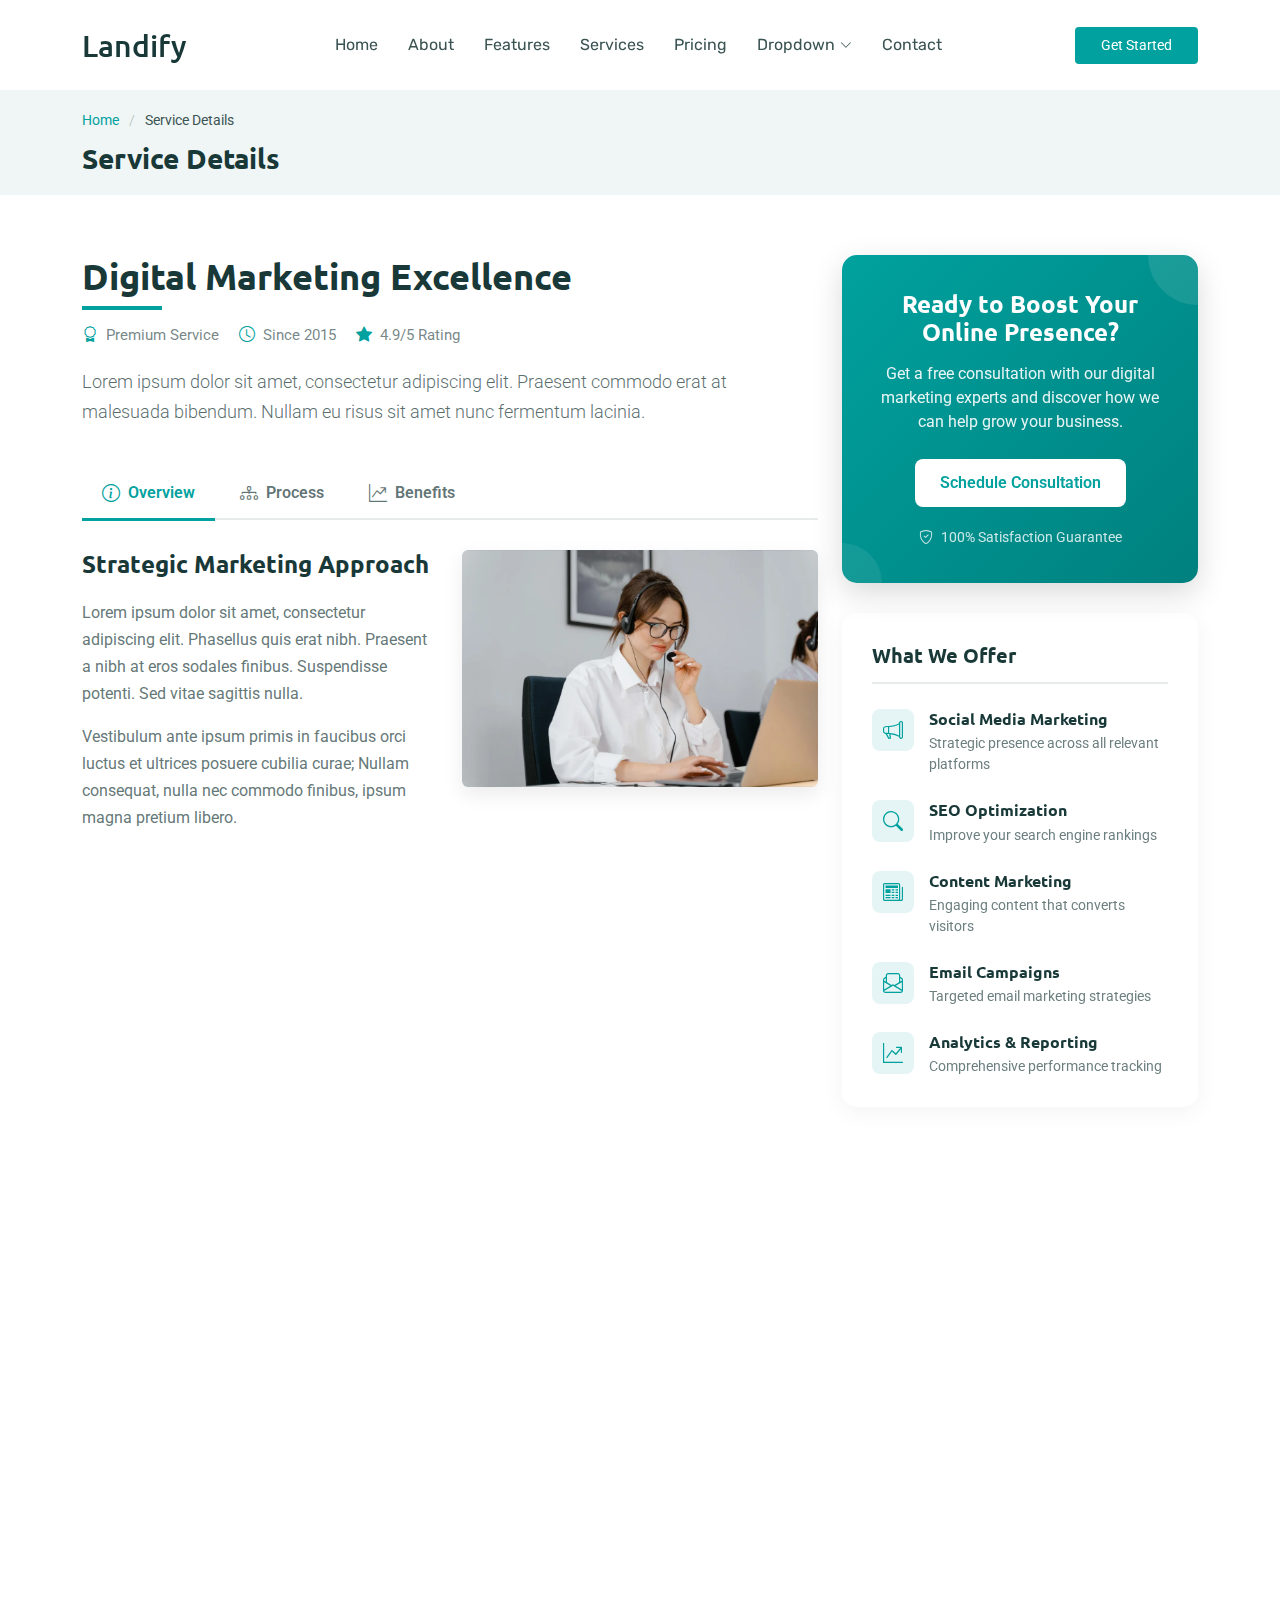
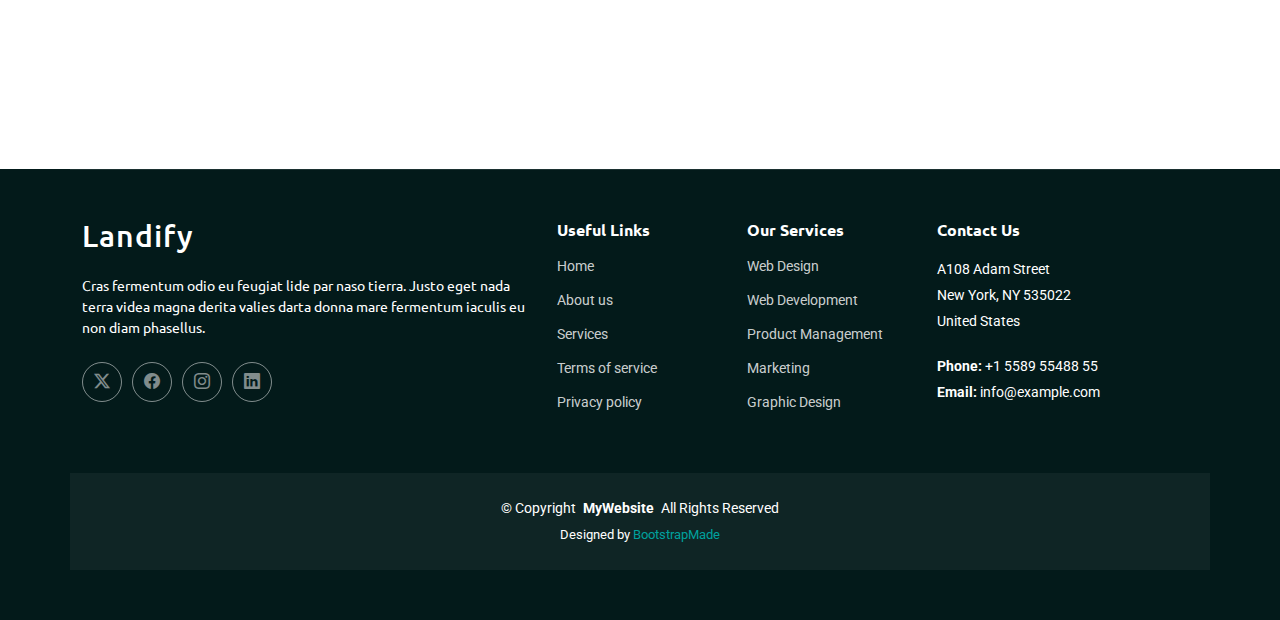
<file: service-details.html>
<!DOCTYPE html>
<html lang="en">

<head>
  <meta charset="utf-8">
  <meta content="width=device-width, initial-scale=1.0" name="viewport">
  <title>Service Details - Landify Bootstrap Template</title>
  <meta name="description" content="">
  <meta name="keywords" content="">

  <!-- Favicons -->
  <link href="assets/img/favicon.png" rel="icon">
  <link href="assets/img/apple-touch-icon.png" rel="apple-touch-icon">

  <!-- Fonts -->
  <link href="https://fonts.googleapis.com" rel="preconnect">
  <link href="https://fonts.gstatic.com" rel="preconnect" crossorigin>
  <link href="https://fonts.googleapis.com/css2?family=Roboto:ital,wght@0,100;0,300;0,400;0,500;0,700;0,900;1,100;1,300;1,400;1,500;1,700;1,900&family=Ubuntu:ital,wght@0,300;0,400;0,500;0,700;1,300;1,400;1,500;1,700&family=Rubik:ital,wght@0,300;0,400;0,500;0,600;0,700;0,800;0,900;1,300;1,400;1,500;1,600;1,700;1,800;1,900&display=swap" rel="stylesheet">

  <!-- Vendor CSS Files -->
  <link href="assets/vendor/bootstrap/css/bootstrap.min.css" rel="stylesheet">
  <link href="assets/vendor/bootstrap-icons/bootstrap-icons.css" rel="stylesheet">
  <link href="assets/vendor/aos/aos.css" rel="stylesheet">
  <link href="assets/vendor/glightbox/css/glightbox.min.css" rel="stylesheet">
  <link href="assets/vendor/swiper/swiper-bundle.min.css" rel="stylesheet">

  <!-- Main CSS File -->
  <link href="assets/css/main.css" rel="stylesheet">

  <!-- =======================================================
  * Template Name: Landify
  * Template URL: https://bootstrapmade.com/landify-bootstrap-landing-page-template/
  * Updated: Aug 04 2025 with Bootstrap v5.3.7
  * Author: BootstrapMade.com
  * License: https://bootstrapmade.com/license/
  ======================================================== -->
</head>

<body class="service-details-page">

  <header id="header" class="header d-flex align-items-center sticky-top">
    <div class="container position-relative d-flex align-items-center justify-content-between">

      <a href="index.html" class="logo d-flex align-items-center me-auto me-xl-0">
        <!-- Uncomment the line below if you also wish to use an image logo -->
        <!-- <img src="assets/img/logo.webp" alt=""> -->
        <h1 class="sitename">Landify</h1>
      </a>

      <nav id="navmenu" class="navmenu">
        <ul>
          <li><a href="#hero">Home</a></li>
          <li><a href="#about">About</a></li>
          <li><a href="#features">Features</a></li>
          <li><a href="#services">Services</a></li>
          <li><a href="#pricing">Pricing</a></li>
          <li class="dropdown"><a href="#"><span>Dropdown</span> <i class="bi bi-chevron-down toggle-dropdown"></i></a>
            <ul>
              <li><a href="#">Dropdown 1</a></li>
              <li class="dropdown"><a href="#"><span>Deep Dropdown</span> <i class="bi bi-chevron-down toggle-dropdown"></i></a>
                <ul>
                  <li><a href="#">Deep Dropdown 1</a></li>
                  <li><a href="#">Deep Dropdown 2</a></li>
                  <li><a href="#">Deep Dropdown 3</a></li>
                  <li><a href="#">Deep Dropdown 4</a></li>
                  <li><a href="#">Deep Dropdown 5</a></li>
                </ul>
              </li>
              <li><a href="#">Dropdown 2</a></li>
              <li><a href="#">Dropdown 3</a></li>
              <li><a href="#">Dropdown 4</a></li>
            </ul>
          </li>
          <li><a href="#contact">Contact</a></li>
        </ul>
        <i class="mobile-nav-toggle d-xl-none bi bi-list"></i>
      </nav>

      <a class="btn-getstarted" href="index.html#about">Get Started</a>

    </div>
  </header>

  <main class="main">

    <!-- Page Title -->
    <div class="page-title light-background">
      <div class="container">
        <nav class="breadcrumbs">
          <ol>
            <li><a href="index.html">Home</a></li>
            <li class="current">Service Details</li>
          </ol>
        </nav>
        <h1>Service Details</h1>
      </div>
    </div><!-- End Page Title -->

    <!-- Service Details Section -->
    <section id="service-details" class="service-details section">

      <div class="container" data-aos="fade-up" data-aos-delay="100">

        <div class="row gy-5">

          <div class="col-lg-8 order-lg-1 order-2">
            <div class="service-main-content">
              <div class="service-header" data-aos="fade-up">
                <h1>Digital Marketing Excellence</h1>
                <div class="service-meta">
                  <span><i class="bi bi-award"></i> Premium Service</span>
                  <span><i class="bi bi-clock"></i> Since 2015</span>
                  <span><i class="bi bi-star-fill"></i> 4.9/5 Rating</span>
                </div>
                <p class="lead">
                  Lorem ipsum dolor sit amet, consectetur adipiscing elit. Praesent commodo erat at malesuada bibendum. Nullam eu risus sit amet nunc fermentum lacinia.
                </p>
              </div>

              <div class="service-tabs" data-aos="fade-up" data-aos-delay="200">
                <ul class="nav nav-tabs" id="serviceTab" role="tablist">
                  <li class="nav-item" role="presentation">
                    <button class="nav-link active" data-bs-toggle="tab" data-bs-target="#service-details-tab-1" type="button" role="tab" aria-controls="overview" aria-selected="true">
                      <i class="bi bi-info-circle"></i> Overview
                    </button>
                  </li>
                  <li class="nav-item" role="presentation">
                    <button class="nav-link" data-bs-toggle="tab" data-bs-target="#service-details-tab-2" type="button" role="tab" aria-controls="process" aria-selected="false">
                      <i class="bi bi-diagram-3"></i> Process
                    </button>
                  </li>
                  <li class="nav-item" role="presentation">
                    <button class="nav-link" data-bs-toggle="tab" data-bs-target="#service-details-tab-3" type="button" role="tab" aria-controls="benefits" aria-selected="false">
                      <i class="bi bi-graph-up-arrow"></i> Benefits
                    </button>
                  </li>
                </ul>

                <div class="tab-content">

                  <div class="tab-pane fade show active" id="service-details-tab-1" role="tabpanel" aria-labelledby="overview-tab">
                    <div class="row">
                      <div class="col-md-6">
                        <div class="content-block">
                          <h3>Strategic Marketing Approach</h3>
                          <p>Lorem ipsum dolor sit amet, consectetur adipiscing elit. Phasellus quis erat nibh. Praesent a nibh at eros sodales finibus. Suspendisse potenti. Sed vitae sagittis nulla.</p>
                          <p>Vestibulum ante ipsum primis in faucibus orci luctus et ultrices posuere cubilia curae; Nullam consequat, nulla nec commodo finibus, ipsum magna pretium libero.</p>
                        </div>
                      </div>
                      <div class="col-md-6">
                        <img src="assets/img/services/services-7.webp" alt="Digital Marketing Strategy" class="img-fluid rounded">
                      </div>
                    </div>
                  </div>

                  <div class="tab-pane fade" id="service-details-tab-2" role="tabpanel" aria-labelledby="process-tab">
                    <div class="process-timeline">
                      <div class="timeline-item">
                        <div class="timeline-marker">01</div>
                        <div class="timeline-content">
                          <h4>Discovery &amp; Research</h4>
                          <p>Thorough market analysis and competitor research to define your target audience and marketing goals.</p>
                        </div>
                      </div>

                      <div class="timeline-item">
                        <div class="timeline-marker">02</div>
                        <div class="timeline-content">
                          <h4>Strategy Development</h4>
                          <p>Creating comprehensive marketing strategies tailored to your specific business objectives and target demographics.</p>
                        </div>
                      </div>

                      <div class="timeline-item">
                        <div class="timeline-marker">03</div>
                        <div class="timeline-content">
                          <h4>Implementation</h4>
                          <p>Executing the marketing plan across various channels with precise targeting and creative content delivery.</p>
                        </div>
                      </div>

                      <div class="timeline-item">
                        <div class="timeline-marker">04</div>
                        <div class="timeline-content">
                          <h4>Analysis &amp; Optimization</h4>
                          <p>Continuous monitoring, data analysis, and strategy refinement to maximize ROI and campaign effectiveness.</p>
                        </div>
                      </div>
                    </div>
                  </div>

                  <div class="tab-pane fade" id="service-details-tab-3" role="tabpanel" aria-labelledby="benefits-tab">
                    <div class="row g-4">
                      <div class="col-md-6">
                        <div class="benefit-card">
                          <div class="benefit-icon">
                            <i class="bi bi-graph-up"></i>
                          </div>
                          <h4>Increased Brand Visibility</h4>
                          <p>Expand your digital footprint and reach more potential customers through targeted marketing efforts.</p>
                        </div>
                      </div>
                      <div class="col-md-6">
                        <div class="benefit-card">
                          <div class="benefit-icon">
                            <i class="bi bi-people"></i>
                          </div>
                          <h4>Higher Engagement Rates</h4>
                          <p>Create meaningful connections with your audience through relevant and compelling content strategies.</p>
                        </div>
                      </div>
                      <div class="col-md-6">
                        <div class="benefit-card">
                          <div class="benefit-icon">
                            <i class="bi bi-cash-coin"></i>
                          </div>
                          <h4>Improved ROI</h4>
                          <p>Maximize your marketing budget with data-driven campaigns that deliver measurable results.</p>
                        </div>
                      </div>
                      <div class="col-md-6">
                        <div class="benefit-card">
                          <div class="benefit-icon">
                            <i class="bi bi-bar-chart-line"></i>
                          </div>
                          <h4>Data-Driven Decisions</h4>
                          <p>Make informed marketing choices based on comprehensive analytics and performance metrics.</p>
                        </div>
                      </div>
                    </div>
                  </div>
                </div>
              </div>

              <div class="service-gallery" data-aos="fade-up" data-aos-delay="300">
                <h3>Our Marketing Portfolio</h3>
                <div class="service-details-slider swiper init-swiper">
                  <script type="application/json" class="swiper-config">
                    {
                      "loop": true,
                      "speed": 800,
                      "autoplay": {
                        "delay": 5000
                      },
                      "slidesPerView": 1,
                      "spaceBetween": 30,
                      "breakpoints": {
                        "768": {
                          "slidesPerView": 2
                        }
                      },
                      "pagination": {
                        "el": ".swiper-pagination",
                        "type": "bullets",
                        "clickable": true
                      }
                    }
                  </script>
                  <div class="swiper-wrapper">
                    <div class="swiper-slide">
                      <div class="portfolio-item">
                        <img src="assets/img/services/services-2.webp" alt="" class="img-fluid" loading="lazy">
                        <div class="portfolio-info">
                          <h5>Social Media Campaign</h5>
                          <p>Increased engagement by 187%</p>
                        </div>
                      </div>
                    </div>
                    <div class="swiper-slide">
                      <div class="portfolio-item">
                        <img src="assets/img/services/services-4.webp" alt="" class="img-fluid" loading="lazy">
                        <div class="portfolio-info">
                          <h5>SEO Optimization</h5>
                          <p>Ranked #1 for target keywords</p>
                        </div>
                      </div>
                    </div>
                    <div class="swiper-slide">
                      <div class="portfolio-item">
                        <img src="assets/img/services/services-10.webp" alt="" class="img-fluid" loading="lazy">
                        <div class="portfolio-info">
                          <h5>Content Marketing</h5>
                          <p>200% increase in organic traffic</p>
                        </div>
                      </div>
                    </div>
                  </div>
                  <div class="swiper-pagination"></div>
                </div>
              </div>
            </div>
          </div>

          <div class="col-lg-4 order-lg-2 order-1">
            <div class="service-sidebar" data-aos="fade-left">
              <div class="action-card" data-aos="zoom-in" data-aos-delay="100">
                <h3>Ready to Boost Your Online Presence?</h3>
                <p>Get a free consultation with our digital marketing experts and discover how we can help grow your business.</p>
                <a href="#" class="btn-primary">Schedule Consultation</a>
                <span class="guarantee"><i class="bi bi-shield-check"></i> 100% Satisfaction Guarantee</span>
              </div>

              <div class="service-features-list" data-aos="fade-up" data-aos-delay="200">
                <h4>What We Offer</h4>
                <ul>
                  <li>
                    <i class="bi bi-megaphone"></i>
                    <div>
                      <h5>Social Media Marketing</h5>
                      <p>Strategic presence across all relevant platforms</p>
                    </div>
                  </li>
                  <li>
                    <i class="bi bi-search"></i>
                    <div>
                      <h5>SEO Optimization</h5>
                      <p>Improve your search engine rankings</p>
                    </div>
                  </li>
                  <li>
                    <i class="bi bi-newspaper"></i>
                    <div>
                      <h5>Content Marketing</h5>
                      <p>Engaging content that converts visitors</p>
                    </div>
                  </li>
                  <li>
                    <i class="bi bi-envelope-paper"></i>
                    <div>
                      <h5>Email Campaigns</h5>
                      <p>Targeted email marketing strategies</p>
                    </div>
                  </li>
                  <li>
                    <i class="bi bi-graph-up-arrow"></i>
                    <div>
                      <h5>Analytics &amp; Reporting</h5>
                      <p>Comprehensive performance tracking</p>
                    </div>
                  </li>
                </ul>
              </div>

              <div class="testimonial-card" data-aos="fade-up" data-aos-delay="300">
                <div class="testimonial-header">
                  <i class="bi bi-quote"></i>
                  <div class="rating">
                    <i class="bi bi-star-fill"></i>
                    <i class="bi bi-star-fill"></i>
                    <i class="bi bi-star-fill"></i>
                    <i class="bi bi-star-fill"></i>
                    <i class="bi bi-star-fill"></i>
                  </div>
                </div>
                <p class="testimonial-text">
                  "Their digital marketing strategies transformed our online presence completely. We've seen a 300% increase in qualified leads within just 3 months."
                </p>
                <div class="client-info">
                  <img src="assets/img/person/person-m-5.webp" alt="Client" class="client-image">
                  <div class="client-details">
                    <h5>Robert Johnson</h5>
                    <span>CEO, TechSolutions Inc.</span>
                  </div>
                </div>
              </div>

              <div class="contact-info" data-aos="fade-up" data-aos-delay="400">
                <h4>Have Questions?</h4>
                <div class="contact-method">
                  <i class="bi bi-telephone-fill"></i>
                  <div>
                    <span>Call Us Now</span>
                    <p>+1 (803) 952-3845</p>
                  </div>
                </div>
                <div class="contact-method">
                  <i class="bi bi-envelope-fill"></i>
                  <div>
                    <span>Email Us</span>
                    <p>marketing@example.com</p>
                  </div>
                </div>
              </div>
            </div>
          </div>

        </div>

      </div>

    </section><!-- /Service Details Section -->

  </main>

  <footer id="footer" class="footer position-relative dark-background">

    <div class="container footer-top">
      <div class="row gy-4">
        <div class="col-lg-5 col-md-12 footer-about">
          <a href="index.html" class="logo d-flex align-items-center">
            <span class="sitename">Landify</span>
          </a>
          <p>Cras fermentum odio eu feugiat lide par naso tierra. Justo eget nada terra videa magna derita valies darta donna mare fermentum iaculis eu non diam phasellus.</p>
          <div class="social-links d-flex mt-4">
            <a href=""><i class="bi bi-twitter-x"></i></a>
            <a href=""><i class="bi bi-facebook"></i></a>
            <a href=""><i class="bi bi-instagram"></i></a>
            <a href=""><i class="bi bi-linkedin"></i></a>
          </div>
        </div>

        <div class="col-lg-2 col-6 footer-links">
          <h4>Useful Links</h4>
          <ul>
            <li><a href="#">Home</a></li>
            <li><a href="#">About us</a></li>
            <li><a href="#">Services</a></li>
            <li><a href="#">Terms of service</a></li>
            <li><a href="#">Privacy policy</a></li>
          </ul>
        </div>

        <div class="col-lg-2 col-6 footer-links">
          <h4>Our Services</h4>
          <ul>
            <li><a href="#">Web Design</a></li>
            <li><a href="#">Web Development</a></li>
            <li><a href="#">Product Management</a></li>
            <li><a href="#">Marketing</a></li>
            <li><a href="#">Graphic Design</a></li>
          </ul>
        </div>

        <div class="col-lg-3 col-md-12 footer-contact text-center text-md-start">
          <h4>Contact Us</h4>
          <p>A108 Adam Street</p>
          <p>New York, NY 535022</p>
          <p>United States</p>
          <p class="mt-4"><strong>Phone:</strong> <span>+1 5589 55488 55</span></p>
          <p><strong>Email:</strong> <span>info@example.com</span></p>
        </div>

      </div>
    </div>

    <div class="container copyright text-center mt-4">
      <p>© <span>Copyright</span> <strong class="px-1 sitename">MyWebsite</strong> <span>All Rights Reserved</span></p>
      <div class="credits">
        <!-- All the links in the footer should remain intact. -->
        <!-- You can delete the links only if you've purchased the pro version. -->
        <!-- Licensing information: https://bootstrapmade.com/license/ -->
        <!-- Purchase the pro version with working PHP/AJAX contact form: [buy-url] -->
        Designed by <a href="https://bootstrapmade.com/">BootstrapMade</a>
      </div>
    </div>

  </footer>

  <!-- Scroll Top -->
  <a href="#" id="scroll-top" class="scroll-top d-flex align-items-center justify-content-center"><i class="bi bi-arrow-up-short"></i></a>

  <!-- Vendor JS Files -->
  <script src="assets/vendor/bootstrap/js/bootstrap.bundle.min.js"></script>
  <script src="assets/vendor/php-email-form/validate.js"></script>
  <script src="assets/vendor/aos/aos.js"></script>
  <script src="assets/vendor/glightbox/js/glightbox.min.js"></script>
  <script src="assets/vendor/swiper/swiper-bundle.min.js"></script>
  <script src="assets/vendor/purecounter/purecounter_vanilla.js"></script>

  <!-- Main JS File -->
  <script src="assets/js/main.js"></script>

</body>

</html>
</file>
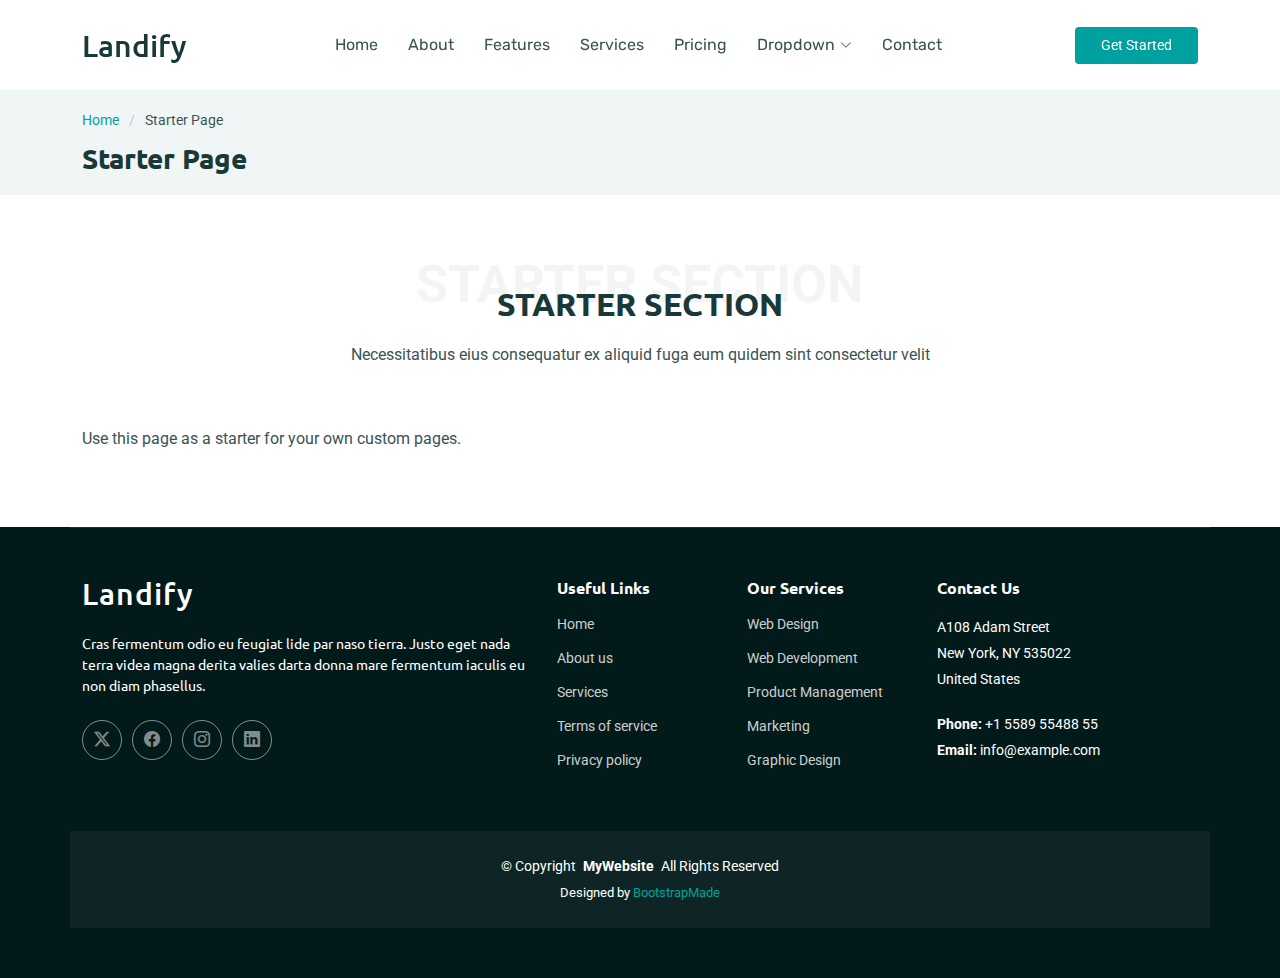
<file: starter-page.html>
<!DOCTYPE html>
<html lang="en">

<head>
  <meta charset="utf-8">
  <meta content="width=device-width, initial-scale=1.0" name="viewport">
  <title>Starter Page - Landify Bootstrap Template</title>
  <meta name="description" content="">
  <meta name="keywords" content="">

  <!-- Favicons -->
  <link href="assets/img/favicon.png" rel="icon">
  <link href="assets/img/apple-touch-icon.png" rel="apple-touch-icon">

  <!-- Fonts -->
  <link href="https://fonts.googleapis.com" rel="preconnect">
  <link href="https://fonts.gstatic.com" rel="preconnect" crossorigin>
  <link href="https://fonts.googleapis.com/css2?family=Roboto:ital,wght@0,100;0,300;0,400;0,500;0,700;0,900;1,100;1,300;1,400;1,500;1,700;1,900&family=Ubuntu:ital,wght@0,300;0,400;0,500;0,700;1,300;1,400;1,500;1,700&family=Rubik:ital,wght@0,300;0,400;0,500;0,600;0,700;0,800;0,900;1,300;1,400;1,500;1,600;1,700;1,800;1,900&display=swap" rel="stylesheet">

  <!-- Vendor CSS Files -->
  <link href="assets/vendor/bootstrap/css/bootstrap.min.css" rel="stylesheet">
  <link href="assets/vendor/bootstrap-icons/bootstrap-icons.css" rel="stylesheet">
  <link href="assets/vendor/aos/aos.css" rel="stylesheet">
  <link href="assets/vendor/glightbox/css/glightbox.min.css" rel="stylesheet">
  <link href="assets/vendor/swiper/swiper-bundle.min.css" rel="stylesheet">

  <!-- Main CSS File -->
  <link href="assets/css/main.css" rel="stylesheet">

  <!-- =======================================================
  * Template Name: Landify
  * Template URL: https://bootstrapmade.com/landify-bootstrap-landing-page-template/
  * Updated: Aug 04 2025 with Bootstrap v5.3.7
  * Author: BootstrapMade.com
  * License: https://bootstrapmade.com/license/
  ======================================================== -->
</head>

<body class="starter-page-page">

  <header id="header" class="header d-flex align-items-center sticky-top">
    <div class="container position-relative d-flex align-items-center justify-content-between">

      <a href="index.html" class="logo d-flex align-items-center me-auto me-xl-0">
        <!-- Uncomment the line below if you also wish to use an image logo -->
        <!-- <img src="assets/img/logo.webp" alt=""> -->
        <h1 class="sitename">Landify</h1>
      </a>

      <nav id="navmenu" class="navmenu">
        <ul>
          <li><a href="#hero">Home</a></li>
          <li><a href="#about">About</a></li>
          <li><a href="#features">Features</a></li>
          <li><a href="#services">Services</a></li>
          <li><a href="#pricing">Pricing</a></li>
          <li class="dropdown"><a href="#"><span>Dropdown</span> <i class="bi bi-chevron-down toggle-dropdown"></i></a>
            <ul>
              <li><a href="#">Dropdown 1</a></li>
              <li class="dropdown"><a href="#"><span>Deep Dropdown</span> <i class="bi bi-chevron-down toggle-dropdown"></i></a>
                <ul>
                  <li><a href="#">Deep Dropdown 1</a></li>
                  <li><a href="#">Deep Dropdown 2</a></li>
                  <li><a href="#">Deep Dropdown 3</a></li>
                  <li><a href="#">Deep Dropdown 4</a></li>
                  <li><a href="#">Deep Dropdown 5</a></li>
                </ul>
              </li>
              <li><a href="#">Dropdown 2</a></li>
              <li><a href="#">Dropdown 3</a></li>
              <li><a href="#">Dropdown 4</a></li>
            </ul>
          </li>
          <li><a href="#contact">Contact</a></li>
        </ul>
        <i class="mobile-nav-toggle d-xl-none bi bi-list"></i>
      </nav>

      <a class="btn-getstarted" href="index.html#about">Get Started</a>

    </div>
  </header>

  <main class="main">

    <!-- Page Title -->
    <div class="page-title light-background">
      <div class="container">
        <nav class="breadcrumbs">
          <ol>
            <li><a href="index.html">Home</a></li>
            <li class="current">Starter Page</li>
          </ol>
        </nav>
        <h1>Starter Page</h1>
      </div>
    </div><!-- End Page Title -->

    <!-- Starter Section Section -->
    <section id="starter-section" class="starter-section section">

      <!-- Section Title -->
      <div class="container section-title" data-aos="fade-up">
        <span class="description-title">Starter Section</span>
        <h2>Starter Section</h2>
        <p>Necessitatibus eius consequatur ex aliquid fuga eum quidem sint consectetur velit</p>
      </div><!-- End Section Title -->

      <div class="container" data-aos="fade-up">
        <p>Use this page as a starter for your own custom pages.</p>
      </div>

    </section><!-- /Starter Section Section -->

  </main>

  <footer id="footer" class="footer position-relative dark-background">

    <div class="container footer-top">
      <div class="row gy-4">
        <div class="col-lg-5 col-md-12 footer-about">
          <a href="index.html" class="logo d-flex align-items-center">
            <span class="sitename">Landify</span>
          </a>
          <p>Cras fermentum odio eu feugiat lide par naso tierra. Justo eget nada terra videa magna derita valies darta donna mare fermentum iaculis eu non diam phasellus.</p>
          <div class="social-links d-flex mt-4">
            <a href=""><i class="bi bi-twitter-x"></i></a>
            <a href=""><i class="bi bi-facebook"></i></a>
            <a href=""><i class="bi bi-instagram"></i></a>
            <a href=""><i class="bi bi-linkedin"></i></a>
          </div>
        </div>

        <div class="col-lg-2 col-6 footer-links">
          <h4>Useful Links</h4>
          <ul>
            <li><a href="#">Home</a></li>
            <li><a href="#">About us</a></li>
            <li><a href="#">Services</a></li>
            <li><a href="#">Terms of service</a></li>
            <li><a href="#">Privacy policy</a></li>
          </ul>
        </div>

        <div class="col-lg-2 col-6 footer-links">
          <h4>Our Services</h4>
          <ul>
            <li><a href="#">Web Design</a></li>
            <li><a href="#">Web Development</a></li>
            <li><a href="#">Product Management</a></li>
            <li><a href="#">Marketing</a></li>
            <li><a href="#">Graphic Design</a></li>
          </ul>
        </div>

        <div class="col-lg-3 col-md-12 footer-contact text-center text-md-start">
          <h4>Contact Us</h4>
          <p>A108 Adam Street</p>
          <p>New York, NY 535022</p>
          <p>United States</p>
          <p class="mt-4"><strong>Phone:</strong> <span>+1 5589 55488 55</span></p>
          <p><strong>Email:</strong> <span>info@example.com</span></p>
        </div>

      </div>
    </div>

    <div class="container copyright text-center mt-4">
      <p>© <span>Copyright</span> <strong class="px-1 sitename">MyWebsite</strong> <span>All Rights Reserved</span></p>
      <div class="credits">
        <!-- All the links in the footer should remain intact. -->
        <!-- You can delete the links only if you've purchased the pro version. -->
        <!-- Licensing information: https://bootstrapmade.com/license/ -->
        <!-- Purchase the pro version with working PHP/AJAX contact form: [buy-url] -->
        Designed by <a href="https://bootstrapmade.com/">BootstrapMade</a>
      </div>
    </div>

  </footer>

  <!-- Scroll Top -->
  <a href="#" id="scroll-top" class="scroll-top d-flex align-items-center justify-content-center"><i class="bi bi-arrow-up-short"></i></a>

  <!-- Vendor JS Files -->
  <script src="assets/vendor/bootstrap/js/bootstrap.bundle.min.js"></script>
  <script src="assets/vendor/php-email-form/validate.js"></script>
  <script src="assets/vendor/aos/aos.js"></script>
  <script src="assets/vendor/glightbox/js/glightbox.min.js"></script>
  <script src="assets/vendor/swiper/swiper-bundle.min.js"></script>
  <script src="assets/vendor/purecounter/purecounter_vanilla.js"></script>

  <!-- Main JS File -->
  <script src="assets/js/main.js"></script>

</body>

</html>
</file>
<file: assets/css/main.css>
/**
* Template Name: Landify
* Template URL: https://bootstrapmade.com/landify-bootstrap-landing-page-template/
* Updated: Aug 04 2025 with Bootstrap v5.3.7
* Author: BootstrapMade.com
* License: https://bootstrapmade.com/license/
*/

/*--------------------------------------------------------------
# Font & Color Variables
# Help: https://bootstrapmade.com/color-system/
--------------------------------------------------------------*/
/* Fonts */
:root {
  --default-font: "Roboto",  system-ui, -apple-system, "Segoe UI", Roboto, "Helvetica Neue", Arial, "Noto Sans", "Liberation Sans", sans-serif, "Apple Color Emoji", "Segoe UI Emoji", "Segoe UI Symbol", "Noto Color Emoji";
  --heading-font: "Ubuntu",  sans-serif;
  --nav-font: "Rubik",  sans-serif;
}

/* Global Colors - The following color variables are used throughout the website. Updating them here will change the color scheme of the entire website */
:root { 
  --background-color: #ffffff; /* Background color for the entire website, including individual sections */
  --default-color: #3b5353; /* Default color used for the majority of the text content across the entire website */
  --heading-color: #193838; /* Color for headings, subheadings and title throughout the website */
  --accent-color: #00a19e; /* Accent color that represents your brand on the website. It's used for buttons, links, and other elements that need to stand out */
  --surface-color: #ffffff; /* The surface color is used as a background of boxed elements within sections, such as cards, icon boxes, or other elements that require a visual separation from the global background. */
  --contrast-color: #ffffff; /* Contrast color for text, ensuring readability against backgrounds of accent, heading, or default colors. */
}

/* Nav Menu Colors - The following color variables are used specifically for the navigation menu. They are separate from the global colors to allow for more customization options */
:root {
  --nav-color: #3b5353;  /* The default color of the main navmenu links */
  --nav-hover-color: #00a19e; /* Applied to main navmenu links when they are hovered over or active */
  --nav-mobile-background-color: #ffffff; /* Used as the background color for mobile navigation menu */
  --nav-dropdown-background-color: #ffffff; /* Used as the background color for dropdown items that appear when hovering over primary navigation items */
  --nav-dropdown-color: #3b5353; /* Used for navigation links of the dropdown items in the navigation menu. */
  --nav-dropdown-hover-color: #00a19e; /* Similar to --nav-hover-color, this color is applied to dropdown navigation links when they are hovered over. */
}

/* Color Presets - These classes override global colors when applied to any section or element, providing reuse of the sam color scheme. */

.light-background {
  --background-color: #f0f6f5;
  --surface-color: #ffffff;
}

.dark-background {
  --background-color: #031a1a;
  --default-color: #ffffff;
  --heading-color: #ffffff;
  --surface-color: #0f302f;
  --contrast-color: #ffffff;
}

/* Smooth scroll */
:root {
  scroll-behavior: smooth;
}

/*--------------------------------------------------------------
# General Styling & Shared Classes
--------------------------------------------------------------*/
body {
  color: var(--default-color);
  background-color: var(--background-color);
  font-family: var(--default-font);
}

a {
  color: var(--accent-color);
  text-decoration: none;
  transition: 0.3s;
}

a:hover {
  color: color-mix(in srgb, var(--accent-color), transparent 25%);
  text-decoration: none;
}

h1,
h2,
h3,
h4,
h5,
h6 {
  color: var(--heading-color);
  font-family: var(--heading-font);
}

/* PHP Email Form Messages
------------------------------*/
.php-email-form .error-message {
  display: none;
  background: #df1529;
  color: #ffffff;
  text-align: left;
  padding: 15px;
  margin-bottom: 24px;
  font-weight: 600;
}

.php-email-form .sent-message {
  display: none;
  color: #ffffff;
  background: #059652;
  text-align: center;
  padding: 15px;
  margin-bottom: 24px;
  font-weight: 600;
}

.php-email-form .loading {
  display: none;
  background: var(--surface-color);
  text-align: center;
  padding: 15px;
  margin-bottom: 24px;
}

.php-email-form .loading:before {
  content: "";
  display: inline-block;
  border-radius: 50%;
  width: 24px;
  height: 24px;
  margin: 0 10px -6px 0;
  border: 3px solid var(--accent-color);
  border-top-color: var(--surface-color);
  animation: php-email-form-loading 1s linear infinite;
}

@keyframes php-email-form-loading {
  0% {
    transform: rotate(0deg);
  }

  100% {
    transform: rotate(360deg);
  }
}

/*--------------------------------------------------------------
# Global Header
--------------------------------------------------------------*/
.header {
  --background-color: rgba(255, 255, 255, 0);
  color: var(--default-color);
  background-color: var(--background-color);
  padding: 15px 0;
  transition: all 0.5s;
  z-index: 997;
}

.header .logo {
  line-height: 1;
}

.header .logo img {
  max-height: 36px;
  margin-right: 8px;
}

.header .logo h1 {
  font-size: 30px;
  margin: 0;
  font-weight: 500;
  color: var(--heading-color);
}

.header .btn-getstarted,
.header .btn-getstarted:focus {
  color: var(--contrast-color);
  background: var(--accent-color);
  font-size: 14px;
  padding: 8px 26px;
  margin: 0;
  border-radius: 4px;
  transition: 0.3s;
}

.header .btn-getstarted:hover,
.header .btn-getstarted:focus:hover {
  color: var(--contrast-color);
  background: color-mix(in srgb, var(--accent-color), transparent 15%);
}

@media (max-width: 1200px) {
  .header .logo {
    order: 1;
  }

  .header .btn-getstarted {
    order: 2;
    margin: 0 15px 0 0;
    padding: 6px 20px;
  }

  .header .navmenu {
    order: 3;
  }
}

.scrolled .header {
  box-shadow: 0px 0 18px rgba(0, 0, 0, 0.1);
}

/* Global Header on Scroll
------------------------------*/
.scrolled .header {
  --background-color: #ffffff;
}

/* Index Page Header on Scroll
------------------------------*/
.index-page.scrolled .header {
  --background-color: #ffffff;
}

/*--------------------------------------------------------------
# Navigation Menu
--------------------------------------------------------------*/
/* Navmenu - Desktop */
@media (min-width: 1200px) {
  .navmenu {
    padding: 0;
  }

  .navmenu ul {
    margin: 0;
    padding: 0;
    display: flex;
    list-style: none;
    align-items: center;
  }

  .navmenu li {
    position: relative;
  }

  .navmenu a,
  .navmenu a:focus {
    color: var(--nav-color);
    padding: 18px 15px;
    font-size: 16px;
    font-family: var(--nav-font);
    font-weight: 400;
    display: flex;
    align-items: center;
    justify-content: space-between;
    white-space: nowrap;
    transition: 0.3s;
  }

  .navmenu a i,
  .navmenu a:focus i {
    font-size: 12px;
    line-height: 0;
    margin-left: 5px;
    transition: 0.3s;
  }

  .navmenu li:last-child a {
    padding-right: 0;
  }

  .navmenu li:hover>a,
  .navmenu .active,
  .navmenu .active:focus {
    color: var(--nav-hover-color);
  }

  .navmenu .dropdown ul {
    margin: 0;
    padding: 10px 0;
    background: var(--nav-dropdown-background-color);
    display: block;
    position: absolute;
    visibility: hidden;
    left: 14px;
    top: 130%;
    opacity: 0;
    transition: 0.3s;
    border-radius: 4px;
    z-index: 99;
    box-shadow: 0px 0px 30px rgba(0, 0, 0, 0.1);
  }

  .navmenu .dropdown ul li {
    min-width: 200px;
  }

  .navmenu .dropdown ul a {
    padding: 10px 20px;
    font-size: 15px;
    text-transform: none;
    color: var(--nav-dropdown-color);
  }

  .navmenu .dropdown ul a i {
    font-size: 12px;
  }

  .navmenu .dropdown ul a:hover,
  .navmenu .dropdown ul .active:hover,
  .navmenu .dropdown ul li:hover>a {
    color: var(--nav-dropdown-hover-color);
  }

  .navmenu .dropdown:hover>ul {
    opacity: 1;
    top: 100%;
    visibility: visible;
  }

  .navmenu .dropdown .dropdown ul {
    top: 0;
    left: -90%;
    visibility: hidden;
  }

  .navmenu .dropdown .dropdown:hover>ul {
    opacity: 1;
    top: 0;
    left: -100%;
    visibility: visible;
  }
}

/* Navmenu - Mobile */
@media (max-width: 1199px) {
  .mobile-nav-toggle {
    color: var(--nav-color);
    font-size: 28px;
    line-height: 0;
    margin-right: 10px;
    cursor: pointer;
    transition: color 0.3s;
  }

  .navmenu {
    padding: 0;
    z-index: 9997;
  }

  .navmenu ul {
    display: none;
    list-style: none;
    position: absolute;
    inset: 60px 20px 20px 20px;
    padding: 10px 0;
    margin: 0;
    border-radius: 6px;
    background-color: var(--nav-mobile-background-color);
    overflow-y: auto;
    transition: 0.3s;
    z-index: 9998;
    box-shadow: 0px 0px 30px rgba(0, 0, 0, 0.1);
  }

  .navmenu a,
  .navmenu a:focus {
    color: var(--nav-dropdown-color);
    padding: 10px 20px;
    font-family: var(--nav-font);
    font-size: 17px;
    font-weight: 500;
    display: flex;
    align-items: center;
    justify-content: space-between;
    white-space: nowrap;
    transition: 0.3s;
  }

  .navmenu a i,
  .navmenu a:focus i {
    font-size: 12px;
    line-height: 0;
    margin-left: 5px;
    width: 30px;
    height: 30px;
    display: flex;
    align-items: center;
    justify-content: center;
    border-radius: 50%;
    transition: 0.3s;
    background-color: color-mix(in srgb, var(--accent-color), transparent 90%);
  }

  .navmenu a i:hover,
  .navmenu a:focus i:hover {
    background-color: var(--accent-color);
    color: var(--contrast-color);
  }

  .navmenu a:hover,
  .navmenu .active,
  .navmenu .active:focus {
    color: var(--nav-dropdown-hover-color);
  }

  .navmenu .active i,
  .navmenu .active:focus i {
    background-color: var(--accent-color);
    color: var(--contrast-color);
    transform: rotate(180deg);
  }

  .navmenu .dropdown ul {
    position: static;
    display: none;
    z-index: 99;
    padding: 10px 0;
    margin: 10px 20px;
    background-color: var(--nav-dropdown-background-color);
    border: 1px solid color-mix(in srgb, var(--default-color), transparent 90%);
    box-shadow: none;
    transition: all 0.5s ease-in-out;
  }

  .navmenu .dropdown ul ul {
    background-color: rgba(33, 37, 41, 0.1);
  }

  .navmenu .dropdown>.dropdown-active {
    display: block;
    background-color: rgba(33, 37, 41, 0.03);
  }

  .mobile-nav-active {
    overflow: hidden;
  }

  .mobile-nav-active .mobile-nav-toggle {
    color: #fff;
    position: absolute;
    font-size: 32px;
    top: 15px;
    right: 15px;
    margin-right: 0;
    z-index: 9999;
  }

  .mobile-nav-active .navmenu {
    position: fixed;
    overflow: hidden;
    inset: 0;
    background: rgba(33, 37, 41, 0.8);
    transition: 0.3s;
  }

  .mobile-nav-active .navmenu>ul {
    display: block;
  }
}

/*--------------------------------------------------------------
# Global Footer
--------------------------------------------------------------*/
.footer {
  color: var(--default-color);
  background-color: var(--background-color);
  font-size: 14px;
  padding-bottom: 50px;
  position: relative;
}

.footer .footer-top {
  padding-top: 50px;
  border-top: 1px solid color-mix(in srgb, var(--default-color), transparent 90%);
}

.footer .footer-about .logo {
  line-height: 1;
  margin-bottom: 25px;
}

.footer .footer-about .logo img {
  max-height: 40px;
  margin-right: 6px;
}

.footer .footer-about .logo span {
  color: var(--heading-color);
  font-size: 30px;
  font-weight: 500;
  letter-spacing: 1px;
  font-family: var(--heading-font);
}

.footer .footer-about p {
  font-size: 14px;
  font-family: var(--heading-font);
}

.footer .social-links a {
  display: flex;
  align-items: center;
  justify-content: center;
  width: 40px;
  height: 40px;
  border-radius: 50%;
  border: 1px solid color-mix(in srgb, var(--default-color), transparent 50%);
  font-size: 16px;
  color: color-mix(in srgb, var(--default-color), transparent 50%);
  margin-right: 10px;
  transition: 0.3s;
}

.footer .social-links a:hover {
  color: var(--accent-color);
  border-color: var(--accent-color);
}

.footer h4 {
  font-size: 16px;
  font-weight: bold;
  position: relative;
  padding-bottom: 12px;
}

.footer .footer-links {
  margin-bottom: 30px;
}

.footer .footer-links ul {
  list-style: none;
  padding: 0;
  margin: 0;
}

.footer .footer-links ul i {
  padding-right: 2px;
  font-size: 12px;
  line-height: 0;
}

.footer .footer-links ul li {
  padding: 10px 0;
  display: flex;
  align-items: center;
}

.footer .footer-links ul li:first-child {
  padding-top: 0;
}

.footer .footer-links ul a {
  color: color-mix(in srgb, var(--default-color), transparent 20%);
  display: inline-block;
  line-height: 1;
}

.footer .footer-links ul a:hover {
  color: var(--accent-color);
}

.footer .footer-contact p {
  margin-bottom: 5px;
}

.footer .copyright {
  padding-top: 25px;
  padding-bottom: 25px;
  background-color: color-mix(in srgb, var(--default-color), transparent 95%);
}

.footer .copyright p {
  margin-bottom: 0;
}

.footer .credits {
  margin-top: 6px;
  font-size: 13px;
}

/*--------------------------------------------------------------
# Scroll Top Button
--------------------------------------------------------------*/
.scroll-top {
  position: fixed;
  visibility: hidden;
  opacity: 0;
  right: 15px;
  bottom: -15px;
  z-index: 99999;
  background-color: var(--accent-color);
  width: 44px;
  height: 44px;
  border-radius: 50px;
  transition: all 0.4s;
}

.scroll-top i {
  font-size: 24px;
  color: var(--contrast-color);
  line-height: 0;
}

.scroll-top:hover {
  background-color: color-mix(in srgb, var(--accent-color), transparent 20%);
  color: var(--contrast-color);
}

.scroll-top.active {
  visibility: visible;
  opacity: 1;
  bottom: 15px;
}

/*--------------------------------------------------------------
# Disable aos animation delay on mobile devices
--------------------------------------------------------------*/
@media screen and (max-width: 768px) {
  [data-aos-delay] {
    transition-delay: 0 !important;
  }
}

/*--------------------------------------------------------------
# Global Page Titles & Breadcrumbs
--------------------------------------------------------------*/
.page-title {
  color: var(--default-color);
  background-color: var(--background-color);
  padding: 20px 0;
  position: relative;
}

.page-title h1 {
  font-size: 28px;
  font-weight: 700;
  margin: 0;
}

.page-title .breadcrumbs ol {
  display: flex;
  flex-wrap: wrap;
  list-style: none;
  padding: 0 0 10px 0;
  margin: 0;
  font-size: 14px;
  font-weight: 400;
}

.page-title .breadcrumbs ol li+li {
  padding-left: 10px;
}

.page-title .breadcrumbs ol li+li::before {
  content: "/";
  display: inline-block;
  padding-right: 10px;
  color: color-mix(in srgb, var(--default-color), transparent 70%);
}

/*--------------------------------------------------------------
# Global Sections
--------------------------------------------------------------*/
section,
.section {
  color: var(--default-color);
  background-color: var(--background-color);
  padding: 60px 0;
  scroll-margin-top: 90px;
  overflow: clip;
}

@media (max-width: 1199px) {

  section,
  .section {
    scroll-margin-top: 66px;
  }
}

/*--------------------------------------------------------------
# Global Section Titles
--------------------------------------------------------------*/
.section-title {
  text-align: center;
  padding: 30px 0;
  margin-bottom: 30px;
  position: relative;
}

.section-title h2 {
  font-size: 32px;
  font-weight: 700;
  text-transform: uppercase;
  margin-bottom: 20px;
  padding-bottom: 0;
  position: relative;
  z-index: 2;
}

.section-title span {
  position: absolute;
  top: 4px;
  color: color-mix(in srgb, var(--heading-color), transparent 95%);
  left: 0;
  right: 0;
  z-index: 1;
  font-weight: 700;
  font-size: 52px;
  text-transform: uppercase;
  line-height: 1;
}

.section-title p {
  margin-bottom: 0;
  position: relative;
  z-index: 2;
}

@media (max-width: 575px) {
  .section-title h2 {
    font-size: 28px;
    margin-bottom: 15px;
  }

  .section-title span {
    font-size: 38px;
  }
}

/*--------------------------------------------------------------
# Hero Section
--------------------------------------------------------------*/
.hero {
  padding: 140px 0 60px 0;
  background: linear-gradient(135deg, var(--surface-color) 0%, color-mix(in srgb, var(--accent-color), transparent 95%) 100%);
  position: relative;
  overflow: hidden;
}

.hero::before {
  content: "";
  position: absolute;
  top: 0;
  left: 0;
  right: 0;
  bottom: 0;
  background: radial-gradient(circle at 20% 80%, color-mix(in srgb, var(--accent-color), transparent 90%) 0%, transparent 50%);
  pointer-events: none;
}

.hero .hero-content {
  padding: 20px 0;
}

.hero .hero-content .hero-title {
  font-size: 3.5rem;
  font-weight: 300;
  line-height: 1.2;
  margin-bottom: 32px;
  color: var(--heading-color);
}

@media (max-width: 768px) {
  .hero .hero-content .hero-title {
    font-size: 2.5rem;
    margin-bottom: 24px;
  }
}

.hero .hero-content .hero-description {
  font-size: 1.25rem;
  line-height: 1.7;
  color: color-mix(in srgb, var(--default-color), transparent 20%);
  margin-bottom: 48px;
  font-weight: 300;
}

@media (max-width: 768px) {
  .hero .hero-content .hero-description {
    font-size: 1.125rem;
    margin-bottom: 40px;
  }
}

.hero .hero-content .hero-actions {
  display: flex;
  align-items: center;
  gap: 32px;
  margin-bottom: 64px;
}

@media (max-width: 576px) {
  .hero .hero-content .hero-actions {
    flex-direction: column;
    gap: 20px;
    margin-bottom: 48px;
  }
}

.hero .hero-content .hero-actions .btn-primary {
  background: var(--accent-color);
  color: var(--contrast-color);
  padding: 16px 32px;
  border-radius: 6px;
  font-weight: 400;
  font-size: 1rem;
  text-decoration: none;
  transition: all 0.3s ease;
  display: inline-block;
}

.hero .hero-content .hero-actions .btn-primary:hover {
  background: color-mix(in srgb, var(--accent-color), black 10%);
  transform: translateY(-2px);
  box-shadow: 0 8px 25px color-mix(in srgb, var(--accent-color), transparent 70%);
}

.hero .hero-content .hero-actions .btn-secondary {
  display: flex;
  align-items: center;
  gap: 12px;
  color: var(--heading-color);
  text-decoration: none;
  font-weight: 400;
  transition: all 0.3s ease;
}

.hero .hero-content .hero-actions .btn-secondary i {
  font-size: 1.5rem;
  color: var(--accent-color);
}

.hero .hero-content .hero-actions .btn-secondary:hover {
  color: var(--accent-color);
  transform: translateX(4px);
}

.hero .hero-content .hero-stats {
  display: flex;
  gap: 48px;
}

@media (max-width: 768px) {
  .hero .hero-content .hero-stats {
    gap: 32px;
  }
}

@media (max-width: 576px) {
  .hero .hero-content .hero-stats {
    flex-direction: column;
    gap: 24px;
  }
}

.hero .hero-content .hero-stats .stat-item {
  text-align: left;
}

.hero .hero-content .hero-stats .stat-item .stat-number {
  display: block;
  font-size: 2rem;
  font-weight: 300;
  color: var(--accent-color);
  margin-bottom: 4px;
}

.hero .hero-content .hero-stats .stat-item .stat-label {
  font-size: 0.875rem;
  color: color-mix(in srgb, var(--default-color), transparent 40%);
  font-weight: 400;
}

.hero .hero-visual {
  position: relative;
}

.hero .hero-visual .hero-image-wrapper {
  position: relative;
  height: 100%;
  border-radius: 12px;
  overflow: hidden;
}

.hero .hero-visual .hero-image-wrapper .hero-image {
  width: 100%;
  height: 100%;
  object-fit: cover;
}

.hero .hero-visual .floating-elements {
  position: absolute;
  top: 0;
  left: 0;
  right: 0;
  bottom: 0;
  pointer-events: none;
}

.hero .hero-visual .floating-elements .floating-card {
  position: absolute;
  background: var(--surface-color);
  padding: 16px 20px;
  border-radius: 8px;
  box-shadow: 0 8px 32px color-mix(in srgb, var(--default-color), transparent 85%);
  display: flex;
  align-items: center;
  gap: 12px;
  animation: floating 3s ease-in-out infinite;
}

.hero .hero-visual .floating-elements .floating-card i {
  font-size: 1.125rem;
  color: var(--accent-color);
}

.hero .hero-visual .floating-elements .floating-card span {
  font-size: 0.875rem;
  font-weight: 500;
  color: var(--heading-color);
  white-space: nowrap;
}

.hero .hero-visual .floating-elements .floating-card.card-1 {
  top: 10px;
  left: 40%;
  animation-delay: 0s;
}

.hero .hero-visual .floating-elements .floating-card.card-2 {
  top: 50%;
  right: 15px;
  animation-delay: -1s;
}

.hero .hero-visual .floating-elements .floating-card.card-3 {
  bottom: 25%;
  left: 15px;
  animation-delay: -2s;
}

@media (max-width: 768px) {
  .hero .hero-visual .floating-elements .floating-card {
    padding: 12px 16px;
  }

  .hero .hero-visual .floating-elements .floating-card span {
    font-size: 0.75rem;
  }

  .hero .hero-visual .floating-elements .floating-card.card-1 {
    left: 5px;
  }

  .hero .hero-visual .floating-elements .floating-card.card-2 {
    right: 5px;
  }

  .hero .hero-visual .floating-elements .floating-card.card-3 {
    left: 10px;
  }
}

@keyframes floating {

  0%,
  100% {
    transform: translateY(0);
  }

  50% {
    transform: translateY(-10px);
  }
}

@media (max-width: 992px) {
  .hero {
    padding: 80px 0;
  }
}

@media (max-width: 768px) {
  .hero {
    padding: 60px 0;
  }
}

/*--------------------------------------------------------------
# About Section
--------------------------------------------------------------*/
.about .content-wrapper {
  padding-right: 2rem;
}

@media (max-width: 992px) {
  .about .content-wrapper {
    padding-right: 0;
    margin-bottom: 3rem;
  }
}

.about .section-header {
  margin-bottom: 2rem;
}

.about .section-header h2 {
  font-size: 2.25rem;
  line-height: 1.2;
  margin: 0;
  font-weight: 700;
}

@media (max-width: 768px) {
  .about .section-header h2 {
    font-size: 1.875rem;
  }
}

.about .section-badge {
  display: inline-block;
  background-color: color-mix(in srgb, var(--accent-color), transparent 90%);
  color: var(--accent-color);
  padding: 0.5rem 1rem;
  border-radius: 4px;
  font-size: 0.875rem;
  font-weight: 600;
  margin-bottom: 1rem;
  letter-spacing: 0.5px;
}

.about .lead-text {
  font-size: 1.125rem;
  line-height: 1.6;
  margin-bottom: 1.5rem;
  color: var(--heading-color);
  font-weight: 500;
}

.about .description-text {
  color: color-mix(in srgb, var(--default-color), transparent 25%);
  line-height: 1.7;
  margin-bottom: 2.5rem;
}

.about .stats-grid {
  display: grid;
  grid-template-columns: repeat(2, 1fr);
  gap: 1.5rem;
}

@media (max-width: 576px) {
  .about .stats-grid {
    grid-template-columns: 1fr;
    gap: 1rem;
  }
}

.about .stat-item {
  text-align: center;
  padding: 1.5rem 1rem;
  background-color: var(--surface-color);
  border-radius: 8px;
  border: 1px solid color-mix(in srgb, var(--default-color), transparent 90%);
  transition: all 0.3s ease;
}

.about .stat-item:hover {
  border-color: var(--accent-color);
  box-shadow: 0 4px 20px rgba(0, 0, 0, 0.08);
}

.about .stat-item .stat-number {
  font-size: 2rem;
  font-weight: 700;
  color: var(--accent-color);
  line-height: 1;
  margin-bottom: 0.5rem;
}

.about .stat-item .stat-label {
  font-size: 0.875rem;
  color: color-mix(in srgb, var(--default-color), transparent 30%);
  margin: 0;
}

.about .visual-section {
  position: relative;
}

.about .main-image-container {
  position: relative;
  margin-bottom: 2rem;
}

.about .main-image-container .main-visual {
  border-radius: 12px;
  box-shadow: 0 10px 40px rgba(0, 0, 0, 0.1);
}

.about .main-image-container .overlay-card {
  position: absolute;
  bottom: -20px;
  left: -20px;
  background-color: var(--surface-color);
  padding: 1.5rem;
  border-radius: 8px;
  box-shadow: 0 8px 30px rgba(0, 0, 0, 0.15);
  max-width: 280px;
  border: 1px solid color-mix(in srgb, var(--default-color), transparent 90%);
}

@media (max-width: 992px) {
  .about .main-image-container .overlay-card {
    position: static;
    margin-top: 2rem;
    max-width: none;
  }
}

.about .main-image-container .overlay-card .card-content {
  position: relative;
}

.about .main-image-container .overlay-card .card-content h4 {
  margin-bottom: 0.5rem;
  font-size: 1.125rem;
  color: var(--heading-color);
}

.about .main-image-container .overlay-card .card-content p {
  margin: 0;
  font-size: 0.875rem;
  color: color-mix(in srgb, var(--default-color), transparent 30%);
  line-height: 1.5;
}

.about .main-image-container .overlay-card .card-content .card-icon {
  position: absolute;
  top: -8px;
  right: -8px;
  background-color: var(--accent-color);
  color: var(--contrast-color);
  width: 40px;
  height: 40px;
  border-radius: 50%;
  display: flex;
  align-items: center;
  justify-content: center;
}

.about .main-image-container .overlay-card .card-content .card-icon i {
  font-size: 1.125rem;
}

.about .secondary-images .secondary-img {
  border-radius: 8px;
  object-fit: cover;
  transition: transform 0.3s ease;
}

.about .secondary-images .secondary-img:hover {
  transform: scale(1.05);
}

.about .features-section {
  padding: 3rem 0;
  background-color: color-mix(in srgb, var(--surface-color), var(--background-color) 50%);
  border-radius: 12px;
  margin-top: 2rem;
}

.about .feature-box {
  text-align: center;
  padding: 1.5rem;
}

.about .feature-box .feature-icon {
  width: 70px;
  height: 70px;
  background-color: var(--accent-color);
  color: var(--contrast-color);
  border-radius: 50%;
  display: flex;
  align-items: center;
  justify-content: center;
  margin: 0 auto 1.5rem;
  font-size: 1.5rem;
  transition: transform 0.3s ease;
}

.about .feature-box .feature-icon:hover {
  transform: translateY(-5px);
}

.about .feature-box h5 {
  font-size: 1.25rem;
  margin-bottom: 1rem;
  color: var(--heading-color);
  font-weight: 600;
}

.about .feature-box p {
  color: color-mix(in srgb, var(--default-color), transparent 25%);
  line-height: 1.6;
  margin: 0;
}

/*--------------------------------------------------------------
# Features Section
--------------------------------------------------------------*/
.features .tabs-wrapper {
  background-color: var(--surface-color);
  border-radius: 20px;
  padding: 40px;
  box-shadow: 0 20px 60px color-mix(in srgb, var(--default-color), transparent 90%);
}

.features .nav-tabs {
  border: 0;
  gap: 20px;
  margin-bottom: 40px;
  display: flex;
  flex-wrap: wrap;
}

@media (max-width: 992px) {
  .features .nav-tabs {
    flex-direction: column;
    gap: 15px;
  }
}

.features .nav-item {
  flex: 1;
  min-width: 0;
}

@media (max-width: 992px) {
  .features .nav-item {
    flex: none;
  }
}

.features .nav-link {
  background: color-mix(in srgb, var(--surface-color), var(--default-color) 3%);
  border: 1px solid color-mix(in srgb, var(--default-color), transparent 85%);
  border-radius: 15px;
  padding: 25px 20px;
  display: flex;
  align-items: center;
  gap: 15px;
  transition: all 0.4s cubic-bezier(0.4, 0, 0.2, 1);
  position: relative;
  overflow: hidden;
  height: auto;
  min-height: 80px;
  cursor: pointer;
}

.features .nav-link::before {
  content: "";
  position: absolute;
  top: 0;
  left: 0;
  right: 0;
  bottom: 0;
  background: linear-gradient(135deg, var(--accent-color), color-mix(in srgb, var(--accent-color), var(--heading-color) 20%));
  opacity: 0;
  transition: all 0.4s cubic-bezier(0.4, 0, 0.2, 1);
  z-index: 1;
}

@media (max-width: 768px) {
  .features .nav-link {
    padding: 20px 15px;
    min-height: 70px;
  }
}

.features .nav-link .tab-icon {
  position: relative;
  z-index: 2;
  width: 50px;
  height: 50px;
  background: linear-gradient(135deg, var(--accent-color), color-mix(in srgb, var(--accent-color), var(--heading-color) 20%));
  border-radius: 12px;
  display: flex;
  align-items: center;
  justify-content: center;
  transition: all 0.4s cubic-bezier(0.4, 0, 0.2, 1);
}

.features .nav-link .tab-icon i {
  font-size: 24px;
  color: var(--contrast-color);
}

@media (max-width: 768px) {
  .features .nav-link .tab-icon {
    width: 40px;
    height: 40px;
  }

  .features .nav-link .tab-icon i {
    font-size: 20px;
  }
}

.features .nav-link .tab-content {
  position: relative;
  z-index: 2;
  flex: 1;
}

.features .nav-link .tab-content h5 {
  margin: 0 0 4px 0;
  font-size: 16px;
  font-weight: 600;
  color: var(--heading-color);
  transition: color 0.4s ease;
}

@media (max-width: 768px) {
  .features .nav-link .tab-content h5 {
    font-size: 14px;
  }
}

.features .nav-link .tab-content span {
  font-size: 13px;
  color: color-mix(in srgb, var(--default-color), transparent 30%);
  transition: color 0.4s ease;
}

@media (max-width: 768px) {
  .features .nav-link .tab-content span {
    font-size: 12px;
  }
}

.features .nav-link:hover {
  transform: translateY(-3px);
  border-color: transparent;
  box-shadow: 0 15px 40px color-mix(in srgb, var(--accent-color), transparent 70%);
}

.features .nav-link:hover::before {
  opacity: 1;
}

.features .nav-link:hover .tab-icon {
  background: var(--contrast-color);
  box-shadow: 0 8px 25px color-mix(in srgb, var(--default-color), transparent 80%);
}

.features .nav-link:hover .tab-icon i {
  color: var(--accent-color);
}

.features .nav-link:hover .tab-content h5,
.features .nav-link:hover .tab-content span {
  color: var(--contrast-color);
}

.features .nav-link.active {
  border-color: var(--accent-color);
  box-shadow: 0 15px 40px color-mix(in srgb, var(--accent-color), transparent 70%);
}

.features .nav-link.active::before {
  opacity: 1;
}

.features .nav-link.active .tab-icon {
  background: var(--contrast-color);
}

.features .nav-link.active .tab-icon i {
  color: var(--accent-color);
}

.features .nav-link.active .tab-content h5,
.features .nav-link.active .tab-content span {
  color: var(--contrast-color);
}

.features .tab-content .tab-pane {
  padding: 40px 0;
}

@media (max-width: 768px) {
  .features .tab-content .tab-pane {
    padding: 20px 0;
  }
}

.features .content-wrapper {
  padding-right: 40px;
}

@media (max-width: 992px) {
  .features .content-wrapper {
    padding-right: 0;
    margin-bottom: 40px;
  }
}

.features .content-wrapper .icon-badge {
  width: 70px;
  height: 70px;
  background: linear-gradient(135deg, var(--accent-color), color-mix(in srgb, var(--accent-color), var(--heading-color) 20%));
  border-radius: 20px;
  display: flex;
  align-items: center;
  justify-content: center;
  margin-bottom: 25px;
  box-shadow: 0 10px 30px color-mix(in srgb, var(--accent-color), transparent 70%);
}

.features .content-wrapper .icon-badge i {
  font-size: 30px;
  color: var(--contrast-color);
}

.features .content-wrapper h3 {
  font-size: 32px;
  font-weight: 700;
  color: var(--heading-color);
  margin-bottom: 20px;
  line-height: 1.2;
}

@media (max-width: 768px) {
  .features .content-wrapper h3 {
    font-size: 24px;
  }
}

.features .content-wrapper p {
  font-size: 16px;
  line-height: 1.7;
  color: color-mix(in srgb, var(--default-color), transparent 20%);
  margin-bottom: 30px;
}

.features .content-wrapper .feature-grid {
  display: grid;
  grid-template-columns: 1fr 1fr;
  gap: 15px;
  margin-bottom: 35px;
}

@media (max-width: 576px) {
  .features .content-wrapper .feature-grid {
    grid-template-columns: 1fr;
    gap: 12px;
  }
}

.features .content-wrapper .feature-grid .feature-item {
  display: flex;
  align-items: center;
  gap: 12px;
}

.features .content-wrapper .feature-grid .feature-item i {
  font-size: 16px;
  color: var(--accent-color);
  flex-shrink: 0;
}

.features .content-wrapper .feature-grid .feature-item span {
  font-size: 14px;
  color: var(--default-color);
  line-height: 1.4;
}

.features .content-wrapper .stats-row {
  display: flex;
  gap: 30px;
  margin-bottom: 35px;
}

@media (max-width: 576px) {
  .features .content-wrapper .stats-row {
    gap: 20px;
  }
}

.features .content-wrapper .stats-row .stat-item {
  text-align: center;
}

.features .content-wrapper .stats-row .stat-item .stat-number {
  font-size: 24px;
  font-weight: 700;
  color: var(--accent-color);
  margin-bottom: 5px;
}

@media (max-width: 576px) {
  .features .content-wrapper .stats-row .stat-item .stat-number {
    font-size: 20px;
  }
}

.features .content-wrapper .stats-row .stat-item .stat-label {
  font-size: 12px;
  color: color-mix(in srgb, var(--default-color), transparent 40%);
  text-transform: uppercase;
  letter-spacing: 1px;
}

.features .content-wrapper .btn-primary {
  background: linear-gradient(135deg, var(--accent-color), color-mix(in srgb, var(--accent-color), var(--heading-color) 20%));
  color: var(--contrast-color);
  padding: 15px 35px;
  border-radius: 50px;
  font-weight: 600;
  display: inline-flex;
  align-items: center;
  gap: 10px;
  text-decoration: none;
  border: none;
  transition: all 0.4s cubic-bezier(0.4, 0, 0.2, 1);
  box-shadow: 0 8px 25px color-mix(in srgb, var(--accent-color), transparent 70%);
}

.features .content-wrapper .btn-primary:hover {
  transform: translateY(-2px);
  box-shadow: 0 15px 35px color-mix(in srgb, var(--accent-color), transparent 60%);
  color: var(--contrast-color);
}

.features .content-wrapper .btn-primary:hover i {
  transform: translateX(5px);
}

.features .content-wrapper .btn-primary i {
  transition: transform 0.3s ease;
}

.features .visual-content {
  position: relative;
}

.features .visual-content .main-image {
  position: relative;
  border-radius: 20px;
  overflow: hidden;
  box-shadow: 0 20px 60px color-mix(in srgb, var(--default-color), transparent 85%);
}

.features .visual-content .main-image img {
  width: 100%;
  height: auto;
  transition: transform 0.6s ease;
}

.features .visual-content .main-image:hover img {
  transform: scale(1.05);
}

.features .visual-content .floating-card {
  position: absolute;
  bottom: 30px;
  left: 30px;
  background: var(--surface-color);
  padding: 20px 25px;
  border-radius: 15px;
  display: flex;
  align-items: center;
  gap: 15px;
  box-shadow: 0 15px 40px color-mix(in srgb, var(--default-color), transparent 80%);
  transform: translateY(20px);
  opacity: 0;
  animation: fadeInUp 0.8s ease 0.6s forwards;
}

@media (max-width: 576px) {
  .features .visual-content .floating-card {
    bottom: 20px;
    left: 20px;
    padding: 15px 20px;
    gap: 10px;
  }
}

.features .visual-content .floating-card i {
  font-size: 28px;
  color: var(--accent-color);
}

@media (max-width: 576px) {
  .features .visual-content .floating-card i {
    font-size: 24px;
  }
}

.features .visual-content .floating-card .card-content span {
  display: block;
  font-size: 12px;
  color: color-mix(in srgb, var(--default-color), transparent 40%);
  text-transform: uppercase;
  letter-spacing: 1px;
  margin-bottom: 2px;
}

.features .visual-content .floating-card .card-content strong {
  display: block;
  font-size: 16px;
  font-weight: 600;
  color: var(--heading-color);
}

@media (max-width: 576px) {
  .features .visual-content .floating-card .card-content strong {
    font-size: 14px;
  }
}

@keyframes fadeInUp {
  to {
    opacity: 1;
    transform: translateY(0);
  }
}

/*--------------------------------------------------------------
# Features Cards Section
--------------------------------------------------------------*/
.features-cards .feature-card,
.features-cards .compliance-card {
  background-color: var(--surface-color);
  border-radius: 10px;
  padding: 30px;
  height: 100%;
  transition: all 0.3s ease;
  position: relative;
  border: 1px solid transparent;
  box-shadow: 0 5px 15px rgba(0, 0, 0, 0.05);
  overflow: hidden;
}

.features-cards .feature-card:hover,
.features-cards .compliance-card:hover {
  transform: translateY(-5px);
  box-shadow: 0 10px 30px rgba(0, 0, 0, 0.1);
  border: 1px solid var(--accent-color);
}

.features-cards .feature-card .icon-box {
  display: inline-flex;
  align-items: center;
  justify-content: center;
  width: 60px;
  height: 60px;
  border-radius: 50%;
  background-color: color-mix(in srgb, var(--accent-color), transparent 90%);
  margin-bottom: 20px;
}

.features-cards .feature-card .icon-box i {
  font-size: 28px;
  color: var(--accent-color);
}

.features-cards .feature-card h3 {
  font-size: 22px;
  font-weight: 600;
  margin-bottom: 15px;
}

.features-cards .feature-card p {
  color: color-mix(in srgb, var(--default-color), transparent 20%);
  margin-bottom: 20px;
  font-size: 15px;
  line-height: 1.6;
}

.features-cards .feature-card .feature-list {
  list-style: none;
  padding: 0;
  margin: 0 0 20px 0;
}

.features-cards .feature-card .feature-list li {
  display: flex;
  align-items: flex-start;
  margin-bottom: 10px;
  font-size: 15px;
}

.features-cards .feature-card .feature-list li i {
  color: var(--accent-color);
  margin-right: 10px;
  font-size: 18px;
  flex-shrink: 0;
}

.features-cards .feature-card .read-more {
  display: inline-flex;
  align-items: center;
  color: var(--accent-color);
  font-weight: 500;
  font-size: 15px;
  transition: all 0.3s ease;
}

.features-cards .feature-card .read-more i {
  margin-left: 5px;
  transition: transform 0.3s ease;
}

.features-cards .feature-card .read-more:hover {
  color: color-mix(in srgb, var(--accent-color), transparent 25%);
}

.features-cards .feature-card .read-more:hover i {
  transform: translateX(5px);
}

.features-cards .compliance-card {
  text-align: center;
  padding: 25px 20px;
}

.features-cards .compliance-card h4 {
  font-size: 18px;
  font-weight: 600;
  margin-bottom: 15px;
}

.features-cards .compliance-card .status {
  display: inline-block;
  padding: 6px 12px;
  border-radius: 20px;
  font-size: 14px;
  font-weight: 500;
}

.features-cards .compliance-card .status.in-progress {
  background-color: rgba(13, 110, 253, 0.1);
  color: #0d6efd;
}

.features-cards .compliance-card .status.compliant {
  background-color: rgba(25, 135, 84, 0.1);
  color: #198754;
}

.features-cards .compliance-card .status.planned {
  background-color: rgba(108, 117, 125, 0.1);
  color: #6c757d;
}

@media (max-width: 992px) {
  .features-cards .feature-card {
    margin-bottom: 20px;
  }

  .features-cards .compliance-card {
    margin-bottom: 20px;
  }
}

@media (max-width: 768px) {
  .features-cards .feature-card .icon-box {
    width: 50px;
    height: 50px;
  }

  .features-cards .feature-card .icon-box i {
    font-size: 24px;
  }

  .features-cards .feature-card h3 {
    font-size: 20px;
  }

  .features-cards .compliance-card h4 {
    font-size: 16px;
  }
}

/*--------------------------------------------------------------
# Features 2 Section
--------------------------------------------------------------*/
.features-2 .feature-card {
  height: 100%;
  background-color: var(--surface-color);
  border-radius: 16px;
  padding: 2.5rem;
  box-shadow: 0 10px 30px color-mix(in srgb, var(--default-color), transparent 94%);
  position: relative;
  overflow: hidden;
  transition: 0.3s;
}

.features-2 .feature-card:hover {
  transform: translateY(-10px);
  box-shadow: 0 15px 40px color-mix(in srgb, var(--default-color), transparent 90%);
}

.features-2 .feature-card.highlighted {
  background: linear-gradient(135deg, color-mix(in srgb, var(--accent-color), transparent 85%), var(--surface-color));
  border: 1px solid color-mix(in srgb, var(--accent-color), transparent 75%);
}

.features-2 .feature-icon {
  display: inline-flex;
  align-items: center;
  justify-content: center;
  width: 65px;
  height: 65px;
  border-radius: 18px;
  margin-bottom: 1.5rem;
  background: linear-gradient(135deg, var(--accent-color), color-mix(in srgb, var(--accent-color), transparent 40%));
  color: var(--contrast-color);
}

.features-2 .feature-icon i {
  font-size: 1.75rem;
}

.features-2 h3 {
  font-size: 1.5rem;
  font-weight: 700;
  margin-bottom: 1rem;
}

.features-2 p {
  color: color-mix(in srgb, var(--default-color), transparent 25%);
  font-size: 1rem;
  line-height: 1.6;
  margin-bottom: 1.5rem;
}

.features-2 .feature-benefits {
  list-style: none;
  padding: 0;
  margin-bottom: 2rem;
}

.features-2 .feature-benefits li {
  display: flex;
  align-items: center;
  gap: 0.75rem;
  margin-bottom: 0.75rem;
  color: var(--heading-color);
}

.features-2 .feature-benefits li i {
  color: var(--accent-color);
  font-size: 1rem;
}

.features-2 .feature-image {
  border-radius: 12px;
  overflow: hidden;
  box-shadow: 0 10px 20px color-mix(in srgb, var(--default-color), transparent 92%);
}

.features-2 .feature-image img {
  width: 100%;
  height: auto;
  transition: transform 0.5s ease;
}

.features-2 .feature-image img:hover {
  transform: scale(1.05);
}

.features-2 .feature-testimonial {
  margin-top: 4rem;
  background-color: var(--surface-color);
  border-radius: 16px;
  box-shadow: 0 15px 40px color-mix(in srgb, var(--default-color), transparent 94%);
  overflow: hidden;
}

.features-2 .testimonial-image {
  height: 100%;
}

.features-2 .testimonial-image img {
  height: 100%;
  object-fit: cover;
}

.features-2 .testimonial-content {
  padding: 3rem;
}

.features-2 .testimonial-content .quote-icon {
  width: 60px;
  height: 60px;
  display: flex;
  align-items: center;
  justify-content: center;
  background-color: color-mix(in srgb, var(--accent-color), transparent 90%);
  color: var(--accent-color);
  font-size: 1.75rem;
  border-radius: 50%;
  margin-bottom: 1.5rem;
}

.features-2 .testimonial-content p {
  font-size: 1.25rem;
  font-style: italic;
  line-height: 1.7;
  margin-bottom: 2rem;
  color: var(--heading-color);
}

.features-2 .testimonial-content .testimonial-author h4 {
  font-size: 1.2rem;
  font-weight: 700;
  margin-bottom: 0.25rem;
}

.features-2 .testimonial-content .testimonial-author span {
  color: color-mix(in srgb, var(--default-color), transparent 30%);
  font-size: 0.95rem;
}

@media (max-width: 991px) {
  .features-2 .feature-card {
    margin-bottom: 1.5rem;
    padding: 2rem;
  }

  .features-2 .testimonial-content {
    padding: 2rem;
    text-align: center;
  }

  .features-2 .testimonial-content .quote-icon {
    margin-left: auto;
    margin-right: auto;
  }
}

@media (max-width: 767px) {
  .features-2 .feature-testimonial {
    margin-top: 2rem;
  }

  .features-2 .testimonial-image {
    max-height: 300px;
    overflow: hidden;
  }

  .features-2 .testimonial-image img {
    width: 100%;
    height: 300px;
    object-fit: cover;
  }

  .features-2 .testimonial-content {
    padding: 1.5rem;
  }

  .features-2 .testimonial-content p {
    font-size: 1.1rem;
  }
}

/*--------------------------------------------------------------
# Call To Action Section
--------------------------------------------------------------*/
.call-to-action {
  background: linear-gradient(135deg, color-mix(in srgb, var(--surface-color), var(--accent-color) 3%) 0%, var(--surface-color) 100%);
  position: relative;
  overflow: hidden;
}

.call-to-action::before {
  content: "";
  position: absolute;
  top: -50%;
  right: -20%;
  width: 60%;
  height: 200%;
  background: color-mix(in srgb, var(--accent-color), transparent 96%);
  transform: rotate(-15deg);
  z-index: 1;
}

.call-to-action .container {
  position: relative;
  z-index: 2;
}

.call-to-action .image-wrapper {
  position: relative;
}

.call-to-action .image-wrapper .main-image {
  border-radius: 20px;
  box-shadow: 0 20px 40px color-mix(in srgb, var(--default-color), transparent 85%);
  transition: transform 0.3s ease;
}

.call-to-action .image-wrapper .main-image:hover {
  transform: translateY(-5px);
}

.call-to-action .image-wrapper .floating-card {
  position: absolute;
  top: 50%;
  right: -30px;
  transform: translateY(-50%);
  background: var(--accent-color);
  color: var(--contrast-color);
  padding: 30px;
  border-radius: 15px;
  max-width: 280px;
  box-shadow: 0 15px 35px color-mix(in srgb, var(--accent-color), transparent 70%);
  z-index: 3;
}

.call-to-action .image-wrapper .floating-card i {
  font-size: 2.5rem;
  margin-bottom: 15px;
  display: block;
  opacity: 0.9;
}

.call-to-action .image-wrapper .floating-card h4 {
  color: var(--contrast-color);
  font-size: 1.1rem;
  font-weight: 600;
  margin-bottom: 10px;
  line-height: 1.3;
}

.call-to-action .image-wrapper .floating-card p {
  margin: 0;
  font-size: 0.9rem;
  line-height: 1.5;
  opacity: 0.95;
}

@media (max-width: 991px) {
  .call-to-action .image-wrapper .floating-card {
    right: auto;
    left: 20px;
    transform: translateY(-30%);
    max-width: 260px;
    padding: 25px;
  }
}

@media (max-width: 576px) {
  .call-to-action .image-wrapper .floating-card {
    left: 10px;
    max-width: 240px;
    padding: 20px;
  }

  .call-to-action .image-wrapper .floating-card h4 {
    font-size: 1rem;
  }

  .call-to-action .image-wrapper .floating-card p {
    font-size: 0.85rem;
  }
}

.call-to-action .content-area {
  padding-left: 0;
}

.call-to-action .content-area h2 {
  font-size: 2.5rem;
  font-weight: 700;
  margin-bottom: 20px;
  line-height: 1.2;
}

@media (max-width: 768px) {
  .call-to-action .content-area h2 {
    font-size: 2rem;
  }
}

@media (max-width: 576px) {
  .call-to-action .content-area h2 {
    font-size: 1.75rem;
  }
}

.call-to-action .content-area>p {
  font-size: 1.1rem;
  color: color-mix(in srgb, var(--default-color), transparent 20%);
  margin-bottom: 30px;
  line-height: 1.6;
}

.call-to-action .feature-list {
  list-style: none;
  padding: 0;
  margin: 0 0 30px 0;
}

.call-to-action .feature-list li {
  display: flex;
  align-items: flex-start;
  margin-bottom: 15px;
}

.call-to-action .feature-list li:last-child {
  margin-bottom: 0;
}

.call-to-action .feature-list li i {
  color: var(--accent-color);
  font-size: 1.25rem;
  margin-right: 12px;
  margin-top: 2px;
  background: color-mix(in srgb, var(--accent-color), transparent 90%);
  width: 35px;
  height: 35px;
  border-radius: 50%;
  display: flex;
  align-items: center;
  justify-content: center;
  flex-shrink: 0;
}

.call-to-action .feature-list li span {
  font-size: 1rem;
  line-height: 1.5;
  color: var(--default-color);
}

.call-to-action .cta-wrapper {
  margin-top: 35px;
}

.call-to-action .btn-cta {
  background: var(--accent-color);
  color: var(--contrast-color);
  padding: 15px 30px;
  border-radius: 12px;
  font-weight: 600;
  font-size: 1rem;
  text-decoration: none;
  display: inline-flex;
  align-items: center;
  transition: all 0.3s ease;
  border: none;
  box-shadow: 0 8px 20px color-mix(in srgb, var(--accent-color), transparent 70%);
}

.call-to-action .btn-cta:hover {
  background: color-mix(in srgb, var(--accent-color), var(--default-color) 10%);
  transform: translateY(-3px);
  box-shadow: 0 12px 30px color-mix(in srgb, var(--accent-color), transparent 60%);
  color: var(--contrast-color);
}

.call-to-action .btn-cta:focus {
  outline: none;
  box-shadow: 0 0 0 3px color-mix(in srgb, var(--accent-color), transparent 70%);
}

@media (max-width: 991px) {
  .call-to-action .content-area {
    margin-top: 50px;
  }
}

@media (max-width: 576px) {
  .call-to-action {
    padding: 40px 0;
  }

  .call-to-action .image-wrapper .floating-card {
    position: relative;
    right: auto;
    left: auto;
    transform: none;
    margin-top: 20px;
    margin-bottom: 20px;
  }
}

/*--------------------------------------------------------------
# Clients Section
--------------------------------------------------------------*/
.clients .swiper {
  padding: 10px 0;
}

.clients .swiper-wrapper {
  height: auto;
}

.clients .swiper-slide img {
  transition: 0.3s;
}

.clients .swiper-slide img:hover {
  transform: scale(1.1);
}

/*--------------------------------------------------------------
# Testimonials Section
--------------------------------------------------------------*/
.testimonials .testimonial-masonry {
  display: grid;
  grid-template-columns: repeat(3, 1fr);
  gap: 2rem;
  position: relative;
}

.testimonials .testimonial-masonry::before {
  content: "";
  position: absolute;
  width: 100%;
  height: 100%;
  background: radial-gradient(circle at center, color-mix(in srgb, var(--accent-color), transparent 95%), transparent);
  opacity: 0.5;
  z-index: -1;
}

.testimonials .testimonial-item:nth-child(3n-1) {
  margin-top: 3rem;
}

.testimonials .testimonial-item:nth-child(3n) {
  margin-top: 1.5rem;
}

.testimonials .testimonial-item.highlight .testimonial-content {
  background-color: color-mix(in srgb, var(--accent-color), transparent 92%);
  border: 1px solid color-mix(in srgb, var(--accent-color), transparent 70%);
}

.testimonials .testimonial-item.highlight .testimonial-content .quote-pattern {
  background-color: color-mix(in srgb, var(--accent-color), transparent 85%);
}

.testimonials .testimonial-item.highlight .testimonial-content .quote-pattern i {
  color: var(--accent-color);
}

.testimonials .testimonial-content {
  background-color: var(--surface-color);
  border-radius: 20px;
  padding: 2rem;
  position: relative;
  transition: all 0.3s ease;
  border: 1px solid color-mix(in srgb, var(--default-color), transparent 92%);
}

.testimonials .testimonial-content:hover {
  transform: translateY(-5px);
}

.testimonials .testimonial-content p {
  font-size: 1rem;
  line-height: 1.7;
  margin: 1.5rem 0;
  position: relative;
}

.testimonials .quote-pattern {
  position: absolute;
  top: -1.25rem;
  left: 2rem;
  width: 2.5rem;
  height: 2.5rem;
  background-color: var(--surface-color);
  border-radius: 50%;
  display: flex;
  align-items: center;
  justify-content: center;
  border: 1px solid color-mix(in srgb, var(--default-color), transparent 92%);
}

.testimonials .quote-pattern i {
  font-size: 1.25rem;
  color: var(--accent-color);
}

.testimonials .client-info {
  display: flex;
  align-items: center;
  gap: 1rem;
  margin-top: 1.5rem;
  padding-top: 1.5rem;
  border-top: 1px solid color-mix(in srgb, var(--default-color), transparent 92%);
}

.testimonials .client-image {
  width: 50px;
  height: 50px;
  border-radius: 50%;
  overflow: hidden;
  flex-shrink: 0;
}

.testimonials .client-image img {
  width: 100%;
  height: 100%;
  object-fit: cover;
}

.testimonials .client-details h3 {
  font-size: 1.125rem;
  margin-bottom: 0.25rem;
}

.testimonials .client-details .position {
  font-size: 0.875rem;
  color: color-mix(in srgb, var(--heading-color), transparent 40%);
}

@media (max-width: 1199.98px) {
  .testimonials .testimonial-masonry {
    grid-template-columns: repeat(2, 1fr);
    gap: 1.5rem;
  }

  .testimonials .testimonial-item:nth-child(3n-1),
  .testimonials .testimonial-item:nth-child(3n) {
    margin-top: 0;
  }

  .testimonials .testimonial-item:nth-child(even) {
    margin-top: 2rem;
  }
}

@media (max-width: 767.98px) {
  .testimonials .testimonial-masonry {
    grid-template-columns: 1fr;
    gap: 2rem;
  }

  .testimonials .testimonial-item:nth-child(even) {
    margin-top: 0;
  }

  .testimonials .testimonial-content {
    padding: 1.5rem;
  }

  .testimonials .testimonial-content p {
    font-size: 0.9375rem;
    margin: 1.25rem 0;
  }

  .testimonials .quote-pattern {
    width: 2.25rem;
    height: 2.25rem;
    top: -1.125rem;
  }

  .testimonials .quote-pattern i {
    font-size: 1.125rem;
  }

  .testimonials .client-info {
    margin-top: 1.25rem;
    padding-top: 1.25rem;
  }

  .testimonials .client-image {
    width: 45px;
    height: 45px;
  }

  .testimonials .client-details h3 {
    font-size: 1rem;
  }

  .testimonials .client-details .position {
    font-size: 0.8125rem;
  }
}

/*--------------------------------------------------------------
# Stats Section
--------------------------------------------------------------*/
.stats .main-headline {
  color: var(--heading-color);
  font-family: var(--heading-font);
  font-size: 2.75rem;
  font-weight: 700;
  line-height: 1.2;
  margin-bottom: 1.5rem;
}

.stats .main-description {
  color: color-mix(in srgb, var(--default-color), transparent 25%);
  font-size: 1.125rem;
  font-weight: 400;
  line-height: 1.6;
  margin-bottom: 2.5rem;
  max-width: 600px;
  margin-left: auto;
  margin-right: auto;
}

.stats .achievement-badge {
  background: linear-gradient(135deg, var(--accent-color), color-mix(in srgb, var(--accent-color), #6366f1 30%));
  border-radius: 2rem;
  padding: 1.25rem 2rem;
  display: inline-block;
  margin-bottom: 3rem;
  box-shadow: 0 8px 32px color-mix(in srgb, var(--accent-color), transparent 70%);
}

.stats .achievement-badge .achievement-content {
  display: flex;
  align-items: center;
  gap: 1rem;
}

.stats .achievement-badge .achievement-icon {
  background: var(--contrast-color);
  border-radius: 50%;
  width: 48px;
  height: 48px;
  display: flex;
  align-items: center;
  justify-content: center;
}

.stats .achievement-badge .achievement-icon i {
  color: var(--accent-color);
  font-size: 1.5rem;
}

.stats .achievement-badge .achievement-details {
  color: var(--contrast-color);
}

.stats .achievement-badge .achievement-title {
  font-size: 1.125rem;
  font-weight: 600;
  font-family: var(--heading-font);
  margin-bottom: 0.25rem;
}

.stats .achievement-badge .achievement-subtitle {
  font-size: 0.875rem;
  opacity: 0.9;
}

.stats .stats-grid {
  margin-top: 2rem;
}

.stats .stat-item {
  background: var(--surface-color);
  border-radius: 1.5rem;
  padding: 2rem 1.5rem;
  text-align: center;
  height: 100%;
  border: 1px solid color-mix(in srgb, var(--default-color), transparent 92%);
  transition: all 0.3s ease;
  position: relative;
  overflow: hidden;
}

.stats .stat-item::before {
  content: "";
  position: absolute;
  top: 0;
  left: 0;
  right: 0;
  height: 4px;
  background: linear-gradient(90deg, var(--accent-color), color-mix(in srgb, var(--accent-color), #6366f1 40%));
  transform: scaleX(0);
  transition: transform 0.3s ease;
}

.stats .stat-item:hover {
  transform: translateY(-8px);
  box-shadow: 0 12px 40px color-mix(in srgb, var(--accent-color), transparent 85%);
  border-color: color-mix(in srgb, var(--accent-color), transparent 80%);
}

.stats .stat-item:hover::before {
  transform: scaleX(1);
}

.stats .stat-item.featured {
  background: linear-gradient(135deg, var(--accent-color), color-mix(in srgb, var(--accent-color), #6366f1 30%));
  color: var(--contrast-color);
  transform: scale(1.05);
}

.stats .stat-item.featured .stat-icon {
  background: var(--contrast-color);
}

.stats .stat-item.featured .stat-icon i {
  color: var(--accent-color);
}

.stats .stat-item.featured .stat-number {
  color: var(--contrast-color);
}

.stats .stat-item.featured .stat-label {
  color: color-mix(in srgb, var(--contrast-color), transparent 15%);
}

.stats .stat-item.featured .stat-growth {
  color: color-mix(in srgb, var(--contrast-color), transparent 20%);
}

.stats .stat-item.featured .stat-growth i {
  color: var(--contrast-color);
}

.stats .stat-item.featured:hover {
  transform: scale(1.08) translateY(-8px);
}

.stats .stat-icon {
  background: color-mix(in srgb, var(--accent-color), transparent 90%);
  border-radius: 50%;
  width: 64px;
  height: 64px;
  display: flex;
  align-items: center;
  justify-content: center;
  margin: 0 auto 1.5rem;
}

.stats .stat-icon i {
  color: var(--accent-color);
  font-size: 1.75rem;
}

.stats .stat-number {
  color: var(--accent-color);
  font-family: var(--heading-font);
  font-size: 2.75rem;
  font-weight: 700;
  line-height: 1;
  margin-bottom: 0.75rem;
}

.stats .stat-number .purecounter {
  font-size: inherit;
  color: inherit;
}

.stats .stat-label {
  color: var(--heading-color);
  font-size: 1.125rem;
  font-weight: 600;
  font-family: var(--heading-font);
  margin-bottom: 1rem;
}

.stats .stat-growth {
  display: flex;
  align-items: center;
  justify-content: center;
  gap: 0.5rem;
  color: color-mix(in srgb, var(--default-color), transparent 40%);
  font-size: 0.875rem;
  font-weight: 500;
}

.stats .stat-growth i {
  color: #22c55e;
  font-size: 0.75rem;
}

@media (max-width: 1200px) {
  .stats .main-headline {
    font-size: 2.25rem;
  }

  .stats .stat-item {
    padding: 1.75rem 1.25rem;
  }

  .stats .stat-number {
    font-size: 2.25rem;
  }
}

@media (max-width: 992px) {
  .stats .main-headline {
    font-size: 2rem;
  }

  .stats .achievement-badge {
    padding: 1rem 1.5rem;
    margin-bottom: 2rem;
  }

  .stats .achievement-badge .achievement-content {
    gap: 0.75rem;
  }

  .stats .achievement-badge .achievement-icon {
    width: 40px;
    height: 40px;
  }

  .stats .achievement-badge .achievement-icon i {
    font-size: 1.25rem;
  }
}

@media (max-width: 768px) {
  .stats .main-headline {
    font-size: 1.75rem;
  }

  .stats .main-description {
    font-size: 1rem;
  }

  .stats .achievement-badge .achievement-content {
    flex-direction: column;
    text-align: center;
    gap: 0.5rem;
  }

  .stats .stat-item {
    padding: 1.5rem 1rem;
  }

  .stats .stat-item.featured {
    transform: none;
  }

  .stats .stat-item.featured:hover {
    transform: translateY(-8px);
  }

  .stats .stat-icon {
    width: 56px;
    height: 56px;
    margin-bottom: 1rem;
  }

  .stats .stat-icon i {
    font-size: 1.5rem;
  }

  .stats .stat-number {
    font-size: 2rem;
  }

  .stats .stat-label {
    font-size: 1rem;
  }
}

/*--------------------------------------------------------------
# Services Section
--------------------------------------------------------------*/
.services {
  padding: 80px 0;
}

.services .intro-content .section-badge {
  display: inline-flex;
  align-items: center;
  gap: 8px;
  background: color-mix(in srgb, var(--accent-color), transparent 90%);
  color: var(--accent-color);
  padding: 8px 20px;
  border-radius: 50px;
  font-size: 14px;
  font-weight: 600;
  text-transform: uppercase;
  letter-spacing: 0.5px;
}

.services .intro-content .section-badge i {
  font-size: 12px;
}

.services .intro-content .section-heading {
  font-size: 3rem;
  font-weight: 700;
  line-height: 1.2;
  color: var(--heading-color);
  margin-bottom: 1.5rem;
}

@media (max-width: 768px) {
  .services .intro-content .section-heading {
    font-size: 2.2rem;
  }
}

.services .intro-content .section-description {
  font-size: 1.1rem;
  line-height: 1.7;
  color: color-mix(in srgb, var(--default-color), transparent 20%);
  margin-bottom: 2rem;
}

.services .intro-content .cta-button {
  display: inline-block;
  background: var(--accent-color);
  color: var(--contrast-color);
  padding: 15px 35px;
  border-radius: 50px;
  font-weight: 600;
  text-decoration: none;
  transition: all 0.3s ease;
  box-shadow: 0 8px 25px color-mix(in srgb, var(--accent-color), transparent 70%);
}

.services .intro-content .cta-button:hover {
  background: color-mix(in srgb, var(--accent-color), black 10%);
  color: var(--contrast-color);
  transform: translateY(-3px);
  box-shadow: 0 12px 35px color-mix(in srgb, var(--accent-color), transparent 60%);
}

.services .hero-visual {
  position: relative;
}

.services .hero-visual img {
  border-radius: 20px;
  box-shadow: 0 20px 60px color-mix(in srgb, var(--default-color), transparent 85%);
}

@media (max-width: 991px) {
  .services .hero-visual {
    margin-top: 3rem;
  }
}

.services .services-grid .service-card {
  background: var(--surface-color);
  padding: 2rem;
  border-radius: 15px;
  height: 100%;
  transition: all 0.3s ease;
  border: 1px solid color-mix(in srgb, var(--default-color), transparent 90%);
  position: relative;
  overflow: hidden;
}

.services .services-grid .service-card::before {
  content: "";
  position: absolute;
  top: 0;
  left: 0;
  width: 100%;
  height: 4px;
  background: var(--accent-color);
  transform: scaleX(0);
  transform-origin: left;
  transition: transform 0.3s ease;
}

.services .services-grid .service-card:hover {
  transform: translateY(-10px);
  box-shadow: 0 25px 50px color-mix(in srgb, var(--default-color), transparent 80%);
}

.services .services-grid .service-card:hover::before {
  transform: scaleX(1);
}

.services .services-grid .service-card:hover .card-number span {
  background: var(--accent-color);
  color: var(--contrast-color);
}

.services .services-grid .service-card .card-number {
  margin-bottom: 1.5rem;
}

.services .services-grid .service-card .card-number span {
  display: inline-flex;
  align-items: center;
  justify-content: center;
  width: 60px;
  height: 60px;
  background: color-mix(in srgb, var(--accent-color), transparent 90%);
  color: var(--accent-color);
  border-radius: 15px;
  font-size: 1.5rem;
  font-weight: 700;
  transition: all 0.3s ease;
}

.services .services-grid .service-card .card-content .service-title {
  font-size: 1.3rem;
  font-weight: 600;
  margin-bottom: 1rem;
  line-height: 1.4;
}

.services .services-grid .service-card .card-content .service-title a {
  color: var(--heading-color);
  text-decoration: none;
  transition: color 0.3s ease;
}

.services .services-grid .service-card .card-content .service-title a:hover {
  color: var(--accent-color);
}

.services .services-grid .service-card .card-content .service-description {
  font-size: 0.95rem;
  line-height: 1.6;
  color: color-mix(in srgb, var(--default-color), transparent 30%);
  margin-bottom: 0;
}

@media (max-width: 768px) {
  .services {
    padding: 60px 0;
  }

  .services .intro-content {
    text-align: center;
    margin-bottom: 2rem;
  }

  .services .services-grid .service-card {
    padding: 1.5rem;
  }
}

/*--------------------------------------------------------------
# Pricing Section
--------------------------------------------------------------*/
.pricing {
  --card-radius: 16px;
  --card-shadow: 0 10px 30px color-mix(in srgb, var(--default-color), transparent 92%);
  --muted: color-mix(in srgb, var(--default-color), transparent 55%);
  --line: color-mix(in srgb, var(--default-color), transparent 85%);
  --accent-soft: color-mix(in srgb, var(--accent-color), transparent 85%);
  --accent-strong: color-mix(in srgb, var(--accent-color), transparent 70%);
}

.pricing .pricing-toggle-container {
  text-align: center;
}

.pricing .pricing-toggle-container .pricing-toggle {
  background: color-mix(in srgb, var(--accent-color), transparent 92%);
  border: 1px solid var(--accent-soft);
}

.pricing .pricing-toggle-container .pricing-toggle .monthly,
.pricing .pricing-toggle-container .pricing-toggle .yearly {
  font-weight: 600;
  color: var(--default-color);
  opacity: 0.7;
  transition: 0.3s;
  cursor: pointer;
}

.pricing .pricing-toggle-container .pricing-toggle .monthly.active,
.pricing .pricing-toggle-container .pricing-toggle .yearly.active {
  color: var(--heading-color);
  opacity: 1;
}

.pricing .pricing-toggle-container .pricing-toggle .switch {
  position: relative;
  display: inline-block;
  width: 54px;
  height: 28px;
}

.pricing .pricing-toggle-container .pricing-toggle .switch input {
  opacity: 0;
  width: 0;
  height: 0;
}

.pricing .pricing-toggle-container .pricing-toggle .switch .slider {
  position: absolute;
  cursor: pointer;
  inset: 0;
  background: var(--accent-soft);
  transition: 0.3s;
  border-radius: 999px;
}

.pricing .pricing-toggle-container .pricing-toggle .switch .slider::before {
  position: absolute;
  content: "";
  height: 22px;
  width: 22px;
  left: 3px;
  top: 3px;
  background-color: var(--surface-color);
  transition: 0.3s;
  border-radius: 50%;
  box-shadow: 0 2px 8px color-mix(in srgb, var(--default-color), transparent 85%);
}

.pricing .pricing-toggle-container .pricing-toggle .switch input:checked+.slider {
  background: var(--accent-color);
}

.pricing .pricing-toggle-container .pricing-toggle .switch input:checked+.slider::before {
  transform: translateX(26px);
}

.pricing .pricing-toggle-container .hint {
  color: var(--muted);
}

.pricing .price-card {
  background: var(--surface-color);
  border: 1px solid var(--line);
  border-radius: var(--card-radius);
  padding: 28px;
  box-shadow: var(--card-shadow);
  display: flex;
  flex-direction: column;
  transition: transform 0.3s ease, box-shadow 0.3s ease, border-color 0.3s;
}

.pricing .price-card:hover {
  transform: translateY(-4px);
  box-shadow: 0 14px 40px color-mix(in srgb, var(--default-color), transparent 88%);
  border-color: color-mix(in srgb, var(--accent-color), transparent 70%);
}

.pricing .price-card.featured {
  border-color: var(--accent-strong);
  box-shadow: 0 16px 44px color-mix(in srgb, var(--accent-color), transparent 80%);
  position: relative;
  background: radial-gradient(1200px 1200px at 110% -10%, color-mix(in srgb, var(--accent-color), transparent 92%) 0%, transparent 50%) no-repeat, var(--surface-color);
}

.pricing .price-card.featured .btn-choose {
  background-color: var(--accent-color);
  color: var(--contrast-color);
}

.pricing .price-card.featured .btn-choose:hover {
  background-color: color-mix(in srgb, var(--accent-color), black 8%);
  color: var(--contrast-color);
}

.pricing .price-card .ribbon {
  position: absolute;
  top: 14px;
  right: 14px;
  background: var(--accent-color);
  color: var(--contrast-color);
  font-size: 12px;
  font-weight: 700;
  padding: 6px 10px;
  border-radius: 999px;
  display: inline-flex;
  align-items: center;
  gap: 6px;
  box-shadow: 0 6px 18px color-mix(in srgb, var(--accent-color), transparent 70%);
}

.pricing .price-card .ribbon i {
  font-size: 12px;
}

.pricing .price-card .card-head {
  margin-bottom: 18px;
}

.pricing .price-card .card-head .badge-title {
  display: inline-block;
  font-size: 12px;
  font-weight: 700;
  letter-spacing: 0.04em;
  text-transform: uppercase;
  color: var(--accent-color);
  background: color-mix(in srgb, var(--accent-color), transparent 90%);
  border: 1px solid var(--accent-soft);
  padding: 6px 10px;
  border-radius: 999px;
  margin-bottom: 10px;
}

.pricing .price-card .card-head .title {
  font-size: 22px;
  margin: 2px 0 8px;
}

.pricing .price-card .card-head .subtitle {
  color: var(--muted);
  margin: 0 0 14px;
}

.pricing .price-card .card-head .price-wrap {
  display: flex;
  align-items: baseline;
  gap: 10px;
}

.pricing .price-card .card-head .price-wrap .price {
  font-family: var(--heading-font);
  color: var(--heading-color);
  font-weight: 800;
  line-height: 1;
  display: none;
}

.pricing .price-card .card-head .price-wrap .price sup {
  font-size: 18px;
  top: -0.6em;
  position: relative;
  margin-right: 2px;
}

.pricing .price-card .card-head .price-wrap .price.price-monthly,
.pricing .price-card .card-head .price-wrap .price.price-yearly {
  font-size: 40px;
}

.pricing .price-card .card-head .price-wrap .price .period {
  font-size: 14px;
  color: var(--muted);
  margin-left: 6px;
  font-weight: 600;
}

.pricing .price-card .feature-list {
  border-top: 1px dashed var(--line);
  padding-top: 16px;
}

.pricing .price-card .feature-list li {
  display: flex;
  align-items: center;
  gap: 10px;
  padding: 8px 0;
  color: var(--default-color);
}

.pricing .price-card .feature-list li i {
  color: var(--accent-color);
  font-size: 18px;
}

.pricing .price-card .feature-list li.muted {
  color: var(--muted);
}

.pricing .price-card .feature-list li.muted i {
  color: var(--muted);
}

.pricing .price-card .cta {
  margin-top: auto;
}

.pricing .price-card .cta .btn-choose {
  border: 2px solid var(--accent-color);
  color: var(--accent-color);
  background: transparent;
  font-weight: 700;
  padding: 10px 16px;
  border-radius: 10px;
  transition: 0.3s;
}

.pricing .price-card .cta .btn-choose:hover {
  background: var(--accent-color);
  color: var(--contrast-color);
}

.pricing .pricing-toggle-container~.row .price-card .price-monthly {
  display: inline-flex;
}

.pricing .pricing-toggle-container~.row .price-card .price-yearly {
  display: none;
}

@supports (selector(:has(*))) {
  .pricing .pricing-toggle-container:has(.switch input:checked)~.row .price-card .price-monthly {
    display: none;
  }

  .pricing .pricing-toggle-container:has(.switch input:checked)~.row .price-card .price-yearly {
    display: inline-flex;
  }

  .pricing .pricing-toggle-container:has(.switch input:checked)~.row .pricing-toggle .monthly {
    opacity: 0.6;
  }

  .pricing .pricing-toggle-container:has(.switch input:checked)~.row .pricing-toggle .yearly {
    opacity: 1;
    color: var(--heading-color);
  }
}

@supports not (selector(:has(*))) {
  .pricing .pricing-toggle-container .yearly::after {
    content: " ";
  }
}

@media (max-width: 992px) {

  .pricing .price-card .card-head .price-wrap .price.price-monthly,
  .pricing .price-card .card-head .price-wrap .price.price-yearly {
    font-size: 36px;
  }

  .pricing .price-card .card-head .price-wrap .price sup {
    font-size: 16px;
  }
}

@media (max-width: 576px) {
  .pricing .price-card {
    padding: 22px;
  }

  .pricing .pricing-toggle-container .pricing-toggle {
    gap: 10px;
  }
}

/*--------------------------------------------------------------
# Faq Section
--------------------------------------------------------------*/
.faq .faq-container .faq-item {
  background-color: var(--surface-color);
  position: relative;
  padding: 20px;
  margin-bottom: 15px;
  border: 1px solid color-mix(in srgb, var(--default-color), transparent 85%);
  border-radius: 5px;
  overflow: hidden;
}

.faq .faq-container .faq-item:last-child {
  margin-bottom: 0;
}

.faq .faq-container .faq-item h3 {
  font-weight: 600;
  font-size: 16px;
  line-height: 24px;
  margin: 0 30px 0 0;
  transition: 0.3s;
  cursor: pointer;
  display: flex;
  align-items: center;
}

.faq .faq-container .faq-item h3 .num {
  color: var(--accent-color);
  padding-right: 5px;
}

.faq .faq-container .faq-item h3:hover {
  color: var(--accent-color);
}

.faq .faq-container .faq-item .faq-content {
  display: grid;
  grid-template-rows: 0fr;
  transition: 0.3s ease-in-out;
  visibility: hidden;
  opacity: 0;
}

.faq .faq-container .faq-item .faq-content p {
  margin-bottom: 0;
  overflow: hidden;
}

.faq .faq-container .faq-item .faq-toggle {
  position: absolute;
  top: 20px;
  right: 20px;
  font-size: 16px;
  line-height: 0;
  transition: 0.3s;
  cursor: pointer;
}

.faq .faq-container .faq-item .faq-toggle:hover {
  color: var(--accent-color);
}

.faq .faq-container .faq-active {
  background-color: color-mix(in srgb, var(--accent-color), transparent 97%);
  border-color: color-mix(in srgb, var(--accent-color), transparent 80%);
}

.faq .faq-container .faq-active h3 {
  color: var(--accent-color);
}

.faq .faq-container .faq-active .faq-content {
  grid-template-rows: 1fr;
  visibility: visible;
  opacity: 1;
  padding-top: 10px;
}

.faq .faq-container .faq-active .faq-toggle {
  transform: rotate(90deg);
  color: var(--accent-color);
}

/*--------------------------------------------------------------
# Contact Section
--------------------------------------------------------------*/
.contact .section-category {
  font-family: var(--heading-font);
  font-weight: 600;
  font-size: 0.9rem;
  text-transform: uppercase;
  letter-spacing: 1px;
}

.contact .content h2 {
  font-weight: 700;
  line-height: 1.2;
}

.contact .content .lead {
  color: color-mix(in srgb, var(--default-color), transparent 25%);
}

.contact .contact-info .info-item {
  font-size: 1.1rem;
}

.contact .contact-info .info-item i {
  color: var(--accent-color);
  font-size: 1.4rem;
}

.contact .contact-info .map-link {
  color: var(--heading-color);
  font-weight: 500;
  font-size: 1.1rem;
  transition: all 0.3s ease;
}

.contact .contact-info .map-link i {
  transition: transform 0.3s ease;
}

.contact .contact-info .map-link:hover {
  color: var(--accent-color);
}

.contact .contact-info .map-link:hover i {
  transform: translateX(5px);
}

.contact .contact-form {
  background-color: var(--surface-color);
  border: none;
  box-shadow: 0 5px 25px rgba(0, 0, 0, 0.05);
  border-radius: 12px;
}

.contact .contact-form .form-control,
.contact .contact-form .form-select {
  padding: 0.75rem 1.25rem;
  border-color: #e5e5e5;
  border-radius: 8px;
  font-size: 1rem;
}

.contact .contact-form .form-control:focus,
.contact .contact-form .form-select:focus {
  border-color: color-mix(in srgb, var(--accent-color), transparent 50%);
  box-shadow: 0 0 0 0.25rem color-mix(in srgb, var(--accent-color), transparent 90%);
}

.contact .contact-form .form-control::placeholder,
.contact .contact-form .form-select::placeholder {
  color: color-mix(in srgb, var(--default-color), transparent 50%);
}

.contact .contact-form .btn-submit {
  background-color: var(--accent-color);
  color: var(--contrast-color);
  padding: 0.75rem 2rem;
  font-weight: 500;
  border-radius: 8px;
  transition: all 0.3s ease;
}

.contact .contact-form .btn-submit:hover {
  background-color: color-mix(in srgb, var(--accent-color), transparent 15%);
  transform: translateY(-1px);
}

.contact .contact-form .btn-submit:active {
  transform: translateY(0);
}

/*--------------------------------------------------------------
# Service Details Section
--------------------------------------------------------------*/
.service-details .swiper-wrapper {
  height: auto !important;
}

.service-details .service-header {
  margin-bottom: 40px;
}

.service-details .service-header h1 {
  font-size: 36px;
  font-weight: 700;
  margin-bottom: 20px;
  position: relative;
}

.service-details .service-header h1:after {
  content: "";
  position: absolute;
  bottom: -12px;
  left: 0;
  width: 80px;
  height: 4px;
  background: var(--accent-color);
}

.service-details .service-header .service-meta {
  display: flex;
  flex-wrap: wrap;
  gap: 20px;
  margin-bottom: 20px;
  margin-top: 25px;
}

.service-details .service-header .service-meta span {
  display: flex;
  align-items: center;
  font-size: 15px;
  color: color-mix(in srgb, var(--default-color), transparent 30%);
}

.service-details .service-header .service-meta span i {
  color: var(--accent-color);
  margin-right: 8px;
  font-size: 16px;
}

.service-details .service-header .lead {
  font-size: 18px;
  line-height: 1.7;
  color: color-mix(in srgb, var(--default-color), transparent 15%);
}

.service-details .service-tabs {
  margin-bottom: 50px;
}

.service-details .service-tabs .nav-tabs {
  border-bottom: 2px solid color-mix(in srgb, var(--heading-color), transparent 90%);
  margin-bottom: 30px;
}

.service-details .service-tabs .nav-tabs .nav-item {
  margin-right: 5px;
}

.service-details .service-tabs .nav-tabs .nav-link {
  border: none;
  border-radius: 0;
  padding: 12px 20px;
  font-weight: 600;
  color: color-mix(in srgb, var(--heading-color), transparent 30%);
  position: relative;
  transition: all 0.3s;
  display: flex;
  align-items: center;
}

.service-details .service-tabs .nav-tabs .nav-link i {
  margin-right: 8px;
  font-size: 18px;
}

.service-details .service-tabs .nav-tabs .nav-link:after {
  content: "";
  position: absolute;
  bottom: -2px;
  left: 0;
  width: 0;
  height: 3px;
  background-color: var(--accent-color);
  transition: all 0.3s ease;
}

.service-details .service-tabs .nav-tabs .nav-link:hover {
  color: var(--heading-color);
  background-color: transparent;
}

.service-details .service-tabs .nav-tabs .nav-link:hover:after {
  width: 30%;
}

.service-details .service-tabs .nav-tabs .nav-link.active {
  color: var(--accent-color);
  background-color: transparent;
}

.service-details .service-tabs .nav-tabs .nav-link.active:after {
  width: 100%;
}

.service-details .service-tabs .tab-content .content-block h3 {
  font-size: 24px;
  margin-bottom: 20px;
  font-weight: 700;
}

.service-details .service-tabs .tab-content .content-block p {
  color: color-mix(in srgb, var(--default-color), transparent 20%);
  margin-bottom: 15px;
  line-height: 1.7;
}

.service-details .service-tabs .tab-content img {
  border-radius: 10px;
  box-shadow: 0 8px 20px rgba(0, 0, 0, 0.08);
}

.service-details .service-tabs .tab-content .process-timeline {
  position: relative;
  padding-left: 30px;
}

.service-details .service-tabs .tab-content .process-timeline:before {
  content: "";
  position: absolute;
  top: 10px;
  bottom: 10px;
  left: 15px;
  width: 2px;
  background: color-mix(in srgb, var(--accent-color), transparent 80%);
}

.service-details .service-tabs .tab-content .process-timeline .timeline-item {
  position: relative;
  padding-bottom: 35px;
}

.service-details .service-tabs .tab-content .process-timeline .timeline-item:last-child {
  padding-bottom: 0;
}

.service-details .service-tabs .tab-content .process-timeline .timeline-item .timeline-marker {
  position: absolute;
  left: -30px;
  top: -5px;
  width: 32px;
  height: 32px;
  background-color: var(--accent-color);
  color: var(--contrast-color);
  border-radius: 50%;
  display: flex;
  align-items: center;
  justify-content: center;
  font-weight: 700;
  font-size: 14px;
  z-index: 2;
}

.service-details .service-tabs .tab-content .process-timeline .timeline-item .timeline-content {
  padding-left: 10px;
}

.service-details .service-tabs .tab-content .process-timeline .timeline-item .timeline-content h4 {
  font-size: 20px;
  font-weight: 700;
  margin-bottom: 10px;
}

.service-details .service-tabs .tab-content .process-timeline .timeline-item .timeline-content p {
  color: color-mix(in srgb, var(--default-color), transparent 20%);
  line-height: 1.6;
}

.service-details .service-tabs .tab-content .benefit-card {
  background-color: var(--surface-color);
  border-radius: 12px;
  padding: 30px;
  transition: all 0.3s ease;
  height: 100%;
  box-shadow: 0 5px 15px rgba(0, 0, 0, 0.04);
  position: relative;
  overflow: hidden;
}

.service-details .service-tabs .tab-content .benefit-card:before {
  content: "";
  position: absolute;
  bottom: 0;
  left: 0;
  width: 100%;
  height: 3px;
  background: var(--accent-color);
  transform: scaleX(0);
  transform-origin: right;
  transition: transform 0.5s ease;
}

.service-details .service-tabs .tab-content .benefit-card:hover {
  transform: translateY(-8px);
  box-shadow: 0 15px 30px rgba(0, 0, 0, 0.08);
}

.service-details .service-tabs .tab-content .benefit-card:hover:before {
  transform: scaleX(1);
  transform-origin: left;
}

.service-details .service-tabs .tab-content .benefit-card:hover .benefit-icon {
  transform: rotateY(180deg);
  background-color: var(--accent-color);
}

.service-details .service-tabs .tab-content .benefit-card:hover .benefit-icon i {
  color: var(--contrast-color);
}

.service-details .service-tabs .tab-content .benefit-card .benefit-icon {
  width: 60px;
  height: 60px;
  border-radius: 12px;
  background-color: color-mix(in srgb, var(--accent-color), transparent 90%);
  display: flex;
  align-items: center;
  justify-content: center;
  margin-bottom: 20px;
  transition: all 0.5s ease;
}

.service-details .service-tabs .tab-content .benefit-card .benefit-icon i {
  font-size: 28px;
  color: var(--accent-color);
  transition: all 0.5s ease;
}

.service-details .service-tabs .tab-content .benefit-card h4 {
  font-size: 18px;
  font-weight: 700;
  margin-bottom: 12px;
}

.service-details .service-tabs .tab-content .benefit-card p {
  color: color-mix(in srgb, var(--default-color), transparent 20%);
  margin-bottom: 0;
}

.service-details .service-gallery h3 {
  font-size: 26px;
  margin-bottom: 25px;
  font-weight: 700;
}

.service-details .service-gallery .service-details-slider {
  margin-bottom: 40px;
  padding-bottom: 40px;
}

.service-details .service-gallery .service-details-slider .portfolio-item {
  position: relative;
  border-radius: 12px;
  overflow: hidden;
  box-shadow: 0 8px 25px rgba(0, 0, 0, 0.08);
}

.service-details .service-gallery .service-details-slider .portfolio-item:hover .portfolio-info {
  opacity: 1;
  transform: translateY(0);
}

.service-details .service-gallery .service-details-slider .portfolio-item img {
  border-radius: 12px;
  transition: all 0.4s ease;
}

.service-details .service-gallery .service-details-slider .portfolio-item .portfolio-info {
  position: absolute;
  bottom: 0;
  left: 0;
  right: 0;
  background: linear-gradient(0deg, rgba(0, 0, 0, 0.7) 0%, rgba(0, 0, 0, 0) 100%);
  padding: 30px 20px 20px;
  opacity: 0;
  transform: translateY(20px);
  transition: all 0.3s ease;
  border-bottom-left-radius: 12px;
  border-bottom-right-radius: 12px;
}

.service-details .service-gallery .service-details-slider .portfolio-item .portfolio-info h5 {
  color: var(--contrast-color);
  font-weight: 700;
  margin-bottom: 5px;
}

.service-details .service-gallery .service-details-slider .portfolio-item .portfolio-info p {
  color: color-mix(in srgb, var(--contrast-color), transparent 20%);
  margin: 0;
  font-size: 14px;
}

.service-details .service-gallery .service-details-slider .swiper-pagination {
  padding-top: 5px;
  bottom: 0;
}

.service-details .service-gallery .service-details-slider .swiper-pagination .swiper-pagination-bullet {
  width: 10px;
  height: 10px;
  background-color: color-mix(in srgb, var(--accent-color), transparent 70%);
  opacity: 1;
}

.service-details .service-gallery .service-details-slider .swiper-pagination .swiper-pagination-bullet.swiper-pagination-bullet-active {
  width: 25px;
  border-radius: 5px;
  background-color: var(--accent-color);
}

.service-details .service-sidebar {
  position: sticky;
  top: 100px;
}

.service-details .service-sidebar .action-card {
  background: linear-gradient(135deg, var(--accent-color) 0%, color-mix(in srgb, var(--accent-color), black 20%) 100%);
  border-radius: 15px;
  padding: 35px 30px;
  color: var(--contrast-color);
  margin-bottom: 30px;
  position: relative;
  overflow: hidden;
  box-shadow: 0 10px 30px rgba(0, 0, 0, 0.15);
  text-align: center;
}

.service-details .service-sidebar .action-card:before {
  content: "";
  position: absolute;
  top: -50px;
  right: -50px;
  width: 100px;
  height: 100px;
  border-radius: 50%;
  background: rgba(255, 255, 255, 0.1);
  z-index: 1;
}

.service-details .service-sidebar .action-card:after {
  content: "";
  position: absolute;
  bottom: -40px;
  left: -40px;
  width: 80px;
  height: 80px;
  border-radius: 50%;
  background: rgba(255, 255, 255, 0.08);
  z-index: 1;
}

.service-details .service-sidebar .action-card h3 {
  color: var(--contrast-color);
  font-size: 24px;
  font-weight: 700;
  margin-bottom: 15px;
}

.service-details .service-sidebar .action-card p {
  margin-bottom: 25px;
  opacity: 0.9;
}

.service-details .service-sidebar .action-card .btn-primary {
  background-color: var(--contrast-color);
  color: var(--accent-color);
  border: none;
  border-radius: 8px;
  padding: 12px 25px;
  font-weight: 600;
  display: inline-block;
  transition: all 0.3s ease;
}

.service-details .service-sidebar .action-card .btn-primary:hover {
  transform: translateY(-3px);
  box-shadow: 0 10px 20px rgba(0, 0, 0, 0.15);
}

.service-details .service-sidebar .action-card .guarantee {
  display: block;
  margin-top: 20px;
  font-size: 14px;
  opacity: 0.8;
}

.service-details .service-sidebar .action-card .guarantee i {
  margin-right: 5px;
}

.service-details .service-sidebar .service-features-list {
  background-color: var(--surface-color);
  border-radius: 15px;
  padding: 30px;
  margin-bottom: 30px;
  box-shadow: 0 5px 25px rgba(0, 0, 0, 0.05);
}

.service-details .service-sidebar .service-features-list h4 {
  font-size: 20px;
  font-weight: 700;
  margin-bottom: 25px;
  padding-bottom: 15px;
  border-bottom: 2px solid color-mix(in srgb, var(--heading-color), transparent 90%);
}

.service-details .service-sidebar .service-features-list ul {
  list-style: none;
  padding: 0;
  margin: 0;
}

.service-details .service-sidebar .service-features-list ul li {
  display: flex;
  align-items: flex-start;
  margin-bottom: 25px;
}

.service-details .service-sidebar .service-features-list ul li:last-child {
  margin-bottom: 0;
}

.service-details .service-sidebar .service-features-list ul li i {
  flex-shrink: 0;
  background-color: color-mix(in srgb, var(--accent-color), transparent 90%);
  color: var(--accent-color);
  width: 42px;
  height: 42px;
  border-radius: 8px;
  display: flex;
  align-items: center;
  justify-content: center;
  font-size: 20px;
  margin-right: 15px;
}

.service-details .service-sidebar .service-features-list ul li div {
  flex: 1;
}

.service-details .service-sidebar .service-features-list ul li div h5 {
  font-size: 16px;
  font-weight: 700;
  margin-bottom: 5px;
}

.service-details .service-sidebar .service-features-list ul li div p {
  color: color-mix(in srgb, var(--default-color), transparent 25%);
  margin: 0;
  font-size: 14px;
}

.service-details .service-sidebar .testimonial-card {
  background-color: var(--surface-color);
  border-radius: 15px;
  padding: 30px;
  margin-bottom: 30px;
  box-shadow: 0 5px 25px rgba(0, 0, 0, 0.05);
}

.service-details .service-sidebar .testimonial-card .testimonial-header {
  display: flex;
  justify-content: space-between;
  align-items: center;
  margin-bottom: 20px;
}

.service-details .service-sidebar .testimonial-card .testimonial-header i {
  font-size: 36px;
  color: var(--accent-color);
  opacity: 0.3;
}

.service-details .service-sidebar .testimonial-card .testimonial-header .rating {
  display: flex;
}

.service-details .service-sidebar .testimonial-card .testimonial-header .rating i {
  color: #FFD700;
  font-size: 16px;
  opacity: 1;
  margin-left: 2px;
}

.service-details .service-sidebar .testimonial-card .testimonial-text {
  font-style: italic;
  line-height: 1.7;
  margin-bottom: 20px;
  color: color-mix(in srgb, var(--default-color), transparent 15%);
}

.service-details .service-sidebar .testimonial-card .client-info {
  display: flex;
  align-items: center;
}

.service-details .service-sidebar .testimonial-card .client-info .client-image {
  width: 50px;
  height: 50px;
  border-radius: 50%;
  object-fit: cover;
  margin-right: 15px;
}

.service-details .service-sidebar .testimonial-card .client-info .client-details h5 {
  font-size: 16px;
  font-weight: 700;
  margin: 0 0 5px;
}

.service-details .service-sidebar .testimonial-card .client-info .client-details span {
  font-size: 14px;
  color: color-mix(in srgb, var(--default-color), transparent 30%);
}

.service-details .service-sidebar .contact-info {
  background-color: var(--surface-color);
  border-radius: 15px;
  padding: 30px;
  box-shadow: 0 5px 25px rgba(0, 0, 0, 0.05);
}

.service-details .service-sidebar .contact-info h4 {
  font-size: 20px;
  font-weight: 700;
  margin-bottom: 25px;
}

.service-details .service-sidebar .contact-info .contact-method {
  display: flex;
  align-items: flex-start;
  margin-bottom: 20px;
}

.service-details .service-sidebar .contact-info .contact-method:last-child {
  margin-bottom: 0;
}

.service-details .service-sidebar .contact-info .contact-method i {
  flex-shrink: 0;
  width: 40px;
  height: 40px;
  border-radius: 50%;
  background-color: color-mix(in srgb, var(--accent-color), transparent 90%);
  color: var(--accent-color);
  display: flex;
  align-items: center;
  justify-content: center;
  font-size: 18px;
  margin-right: 15px;
}

.service-details .service-sidebar .contact-info .contact-method div {
  flex: 1;
}

.service-details .service-sidebar .contact-info .contact-method div span {
  display: block;
  font-size: 14px;
  color: color-mix(in srgb, var(--default-color), transparent 30%);
  margin-bottom: 5px;
}

.service-details .service-sidebar .contact-info .contact-method div p {
  margin: 0;
  font-weight: 600;
  color: var(--heading-color);
}

@media (max-width: 991px) {
  .service-details .service-sidebar {
    position: relative;
    top: 0;
    margin-bottom: 40px;
  }

  .service-details .service-header h1 {
    font-size: 30px;
  }
}

@media (max-width: 767px) {
  .service-details .service-tabs .nav-tabs {
    flex-wrap: nowrap;
    overflow-x: auto;
  }

  .service-details .service-tabs .nav-tabs .nav-link {
    white-space: nowrap;
    padding: 10px 15px;
    font-size: 14px;
  }

  .service-details .service-tabs .nav-tabs .nav-link i {
    font-size: 16px;
  }

  .service-details .service-header h1 {
    font-size: 26px;
  }

  .service-details .service-header .service-meta {
    gap: 15px;
  }

  .service-details .service-header .service-meta span {
    font-size: 14px;
  }

  .service-details .service-header .lead {
    font-size: 16px;
  }
}

/*--------------------------------------------------------------
# Starter Section Section
--------------------------------------------------------------*/
.starter-section {
  /* Add your styles here */
}
</file>
